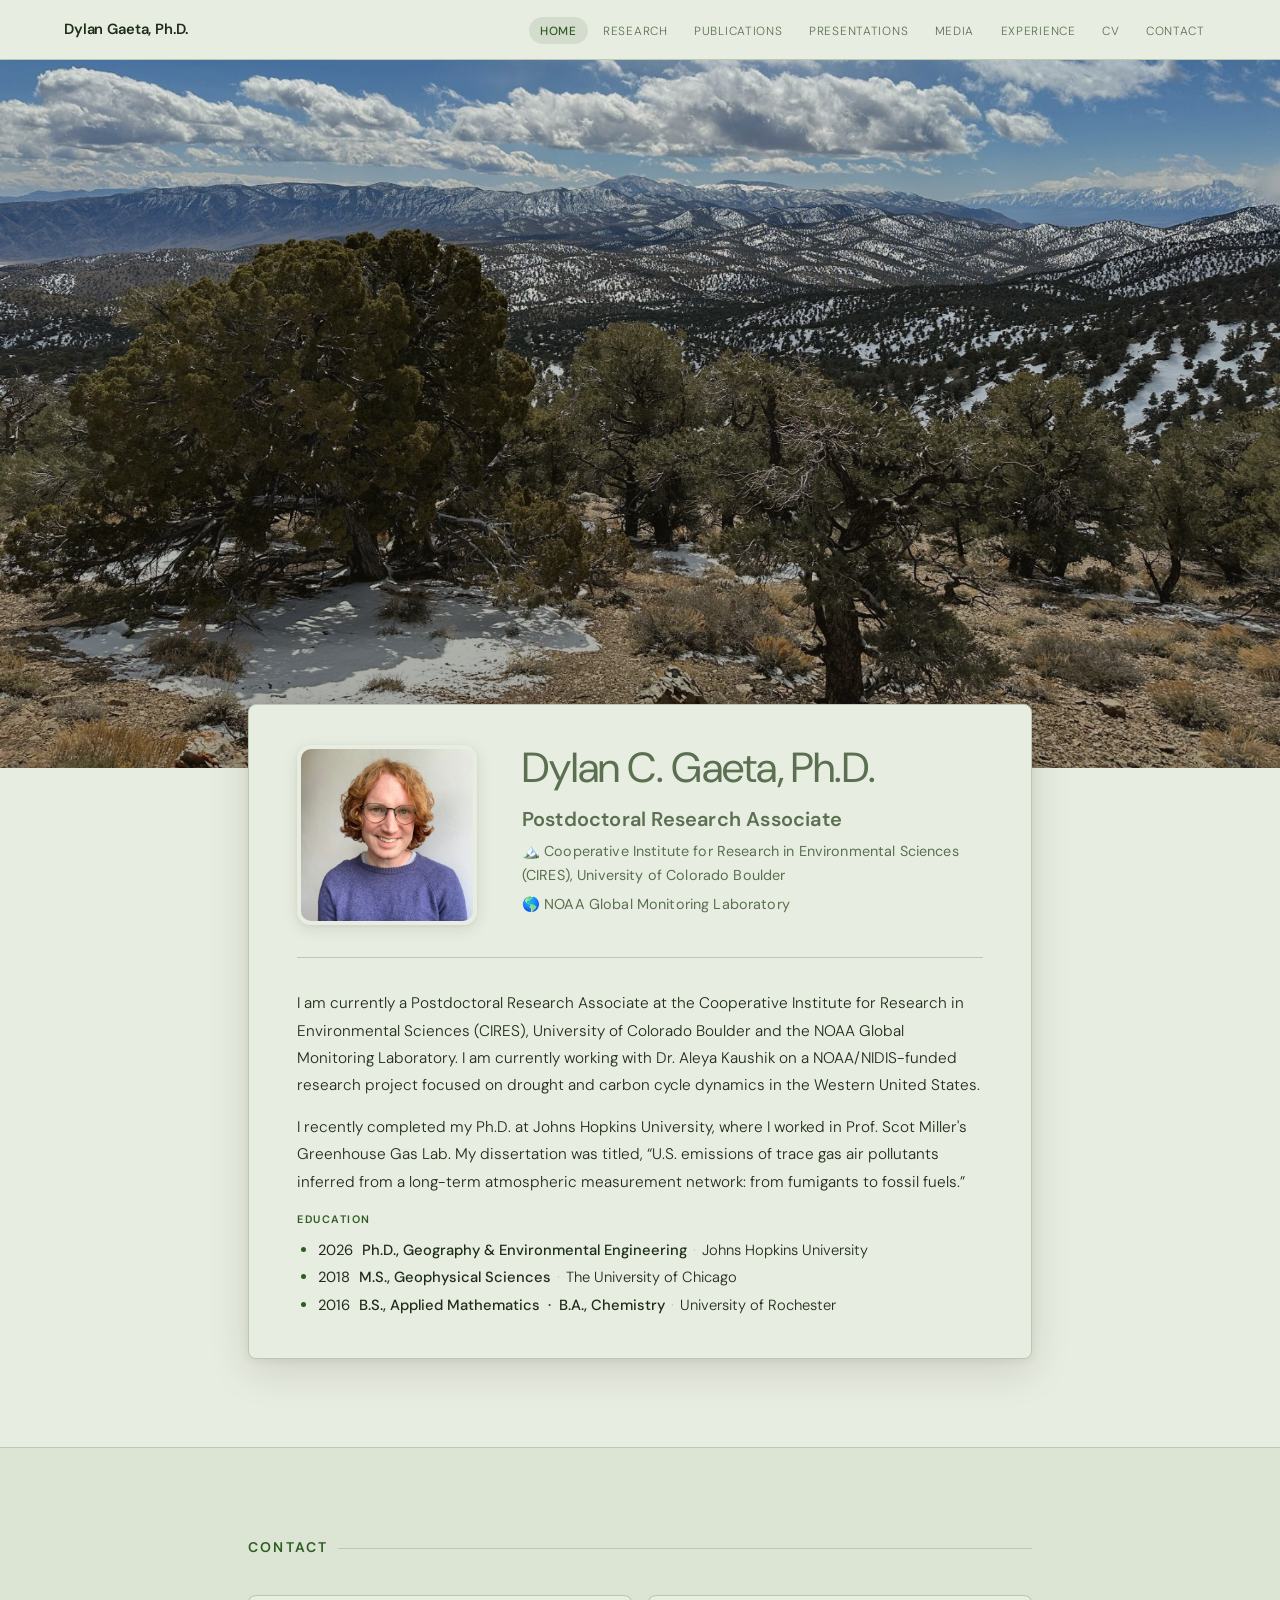
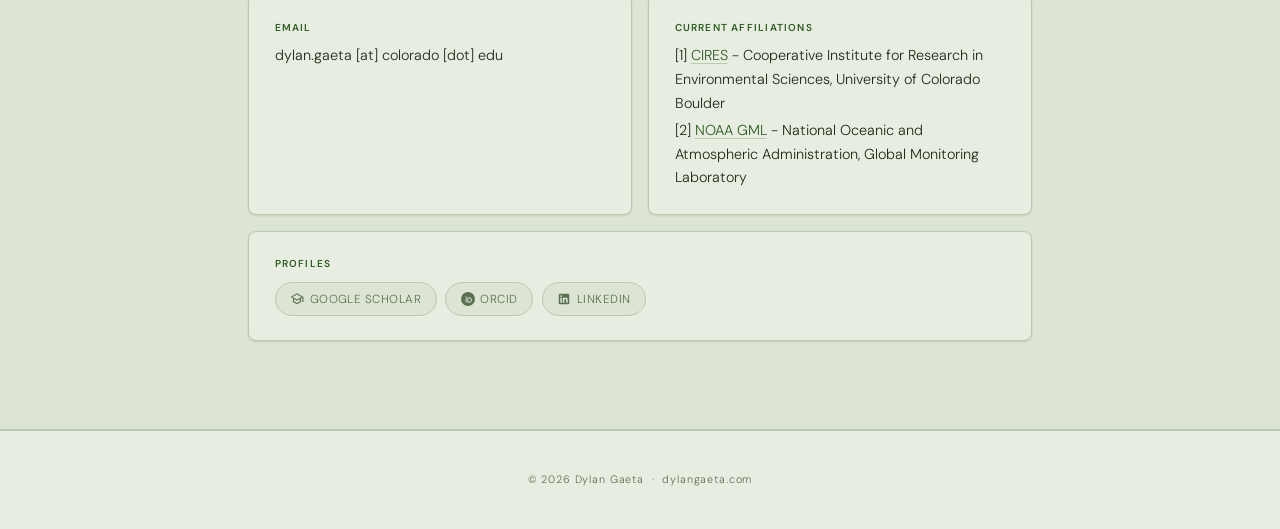
<file: index.html>
<!DOCTYPE html>
<html lang="en">
<head>
  <meta charset="UTF-8" />
  <meta name="viewport" content="width=device-width, initial-scale=1.0" />
  <title>Dylan Gaeta, Ph.D. — Atmospheric Scientist | CIRES &amp; NOAA GML</title>

  <meta name="description" content="Dylan Gaeta, Ph.D. — postdoctoral atmospheric scientist at CIRES (CU Boulder) and NOAA Global Monitoring Laboratory. Research on greenhouse gas emissions, the carbon cycle, drought, methane, sulfuryl fluoride, and ozone-depleting substances using inverse modeling and atmospheric measurements." />
  <meta name="keywords" content="Dylan Gaeta, atmospheric scientist, greenhouse gas emissions, carbon cycle, methane, sulfuryl fluoride, inverse modeling, NOAA GML, CIRES, CU Boulder, Johns Hopkins, OCO-2, SiB4, climate science, ozone-depleting substances, methyl bromide" />
  <meta name="author" content="Dylan Gaeta" />
  <link rel="canonical" href="https://dylangaeta.com/" />

  <!-- Open Graph -->
  <meta property="og:type" content="profile" />
  <meta property="og:title" content="Dylan Gaeta, Ph.D. — Atmospheric Scientist" />
  <meta property="og:description" content="Postdoctoral atmospheric scientist at CIRES (CU Boulder) and NOAA GML. Greenhouse gas emissions, carbon cycle &amp; drought, inverse modeling." />
  <meta property="og:url" content="https://dylangaeta.com/" />
  <meta property="og:image" content="https://dylangaeta.com/uploads/Dylan.jpg" />
  <meta property="profile:first_name" content="Dylan" />
  <meta property="profile:last_name" content="Gaeta" />

  <!-- Twitter -->
  <meta name="twitter:card" content="summary_large_image" />
  <meta name="twitter:title" content="Dylan Gaeta, Ph.D. — Atmospheric Scientist" />
  <meta name="twitter:description" content="Postdoctoral atmospheric scientist at CIRES (CU Boulder) and NOAA GML. Greenhouse gas emissions, carbon cycle, methane, inverse modeling." />
  <meta name="twitter:image" content="https://dylangaeta.com/uploads/Dylan.jpg" />

  <!-- Structured data: Person -->
  <script type="application/ld+json">
  {
    "@context": "https://schema.org",
    "@type": "Person",
    "name": "Dylan C. Gaeta",
    "givenName": "Dylan",
    "familyName": "Gaeta",
    "honorificSuffix": "Ph.D.",
    "jobTitle": "Postdoctoral Research Associate",
    "url": "https://dylangaeta.com/",
    "image": "https://dylangaeta.com/uploads/Dylan.jpg",
    "affiliation": [
      { "@type": "Organization", "name": "Cooperative Institute for Research in Environmental Sciences (CIRES)", "url": "https://cires.colorado.edu" },
      { "@type": "Organization", "name": "NOAA Global Monitoring Laboratory", "url": "https://gml.noaa.gov" },
      { "@type": "Organization", "name": "University of Colorado Boulder", "url": "https://www.colorado.edu" }
    ],
    "alumniOf": [
      { "@type": "CollegeOrUniversity", "name": "Johns Hopkins University" },
      { "@type": "CollegeOrUniversity", "name": "The University of Chicago" },
      { "@type": "CollegeOrUniversity", "name": "University of Rochester" }
    ],
    "knowsAbout": [
      "Atmospheric science", "Greenhouse gas emissions", "Carbon cycle",
      "Inverse modeling", "Methane", "Sulfuryl fluoride", "Methyl bromide",
      "Ozone-depleting substances", "OCO-2", "SiB4", "Climate science"
    ],
    "identifier": {
      "@type": "PropertyValue",
      "propertyID": "ORCID",
      "value": "0000-0001-5186-3197"
    },
    "sameAs": [
      "https://orcid.org/0000-0001-5186-3197",
      "https://scholar.google.com/citations?user=vSAanvMAAAAJ",
      "https://www.linkedin.com/in/dylangaeta"
    ]
  }
  </script>

  <link rel="preconnect" href="https://fonts.googleapis.com" />
  <link rel="preconnect" href="https://fonts.gstatic.com" crossorigin />
  <link href="https://fonts.googleapis.com/css2?family=DM+Sans:ital,opsz,wght@0,9..40,300;0,9..40,400;0,9..40,500;0,9..40,600;0,9..40,700;1,9..40,300;1,9..40,400&family=DM+Serif+Display:ital@0;1&display=swap" rel="stylesheet" />
  <link rel="stylesheet" href="style.css?v=10" />

  <!-- Favicon -->
  <link rel="icon" type="image/x-icon" href="uploads/earth_favicon_suite/favicon.ico" />
  <link rel="icon" type="image/png" sizes="512x512" href="uploads/earth_favicon_suite/favicon-512x512.png" />
  <link rel="apple-touch-icon" sizes="180x180" href="uploads/earth_favicon_suite/apple-touch-icon.png" />
  <link rel="manifest" href="site.webmanifest" />
  <meta name="theme-color" content="#2e5c22" />

  <script>
    // Links to the old single-page sections (dylangaeta.com/#research etc.) now go to their own pages
    const movedSections = {
      research: 'research.html',
      publications: 'publications.html',
      experience: 'experience.html',
      education: 'experience.html#education',
      cv: 'cv.html'
    };
    const movedTarget = movedSections[location.hash.slice(1)];
    if (movedTarget) location.replace(movedTarget);
  </script>
</head>
<body>

<nav>
  <a class="nav-name" href="index.html">Dylan Gaeta, Ph.D.</a>
  <ul class="nav-links">
    <li><a href="index.html" class="active">Home</a></li>
    <li><a href="research.html">Research</a></li>
    <li><a href="publications.html">Publications</a></li>
    <li><a href="presentations.html">Presentations</a></li>
    <li><a href="media.html">Media</a></li>
    <li><a href="experience.html">Experience</a></li>
    <li><a href="cv.html">CV</a></li>
    <li><a href="index.html#contact">Contact</a></li>
  </ul>
</nav>

<!-- HERO BANNER -->
<div class="hero-banner">
  <img src="uploads/OwensValley.jpg" alt="Western mountain landscape" />
</div>

<section id="about">
  <div class="wrap">
    <div class="hero-card fade-up">
      <div class="hero">
        <div class="hero-photo-wrap">
          <img class="hero-photo" src="uploads/Dylan.jpg" alt="Dylan Gaeta" />
        </div>
        <div class="hero-title-block">
          <h1 style="font-family: &quot;DM Sans&quot;; font-size: 42px; color: rgb(90, 112, 80); font-weight: 400">Dylan C. Gaeta, Ph.D.</h1>
          <p class="hero-sub" style="font-weight: 600; font-size: 20px">Postdoctoral Research Associate</p>
          <p class="hero-sub">🏔️ Cooperative Institute for Research in Environmental Sciences (CIRES), University of Colorado Boulder</p>
          <p class="hero-sub">🌎 NOAA Global Monitoring Laboratory</p>
        </div>
      </div>
      <div class="hero-bio">
        <p>I am currently a Postdoctoral Research Associate at the Cooperative Institute for Research in Environmental Sciences (CIRES), University of Colorado Boulder and the NOAA Global Monitoring Laboratory. I am currently working with Dr. Aleya Kaushik on a NOAA/NIDIS-funded research project focused on drought and carbon cycle dynamics in the Western United States.</p>
        <p>I recently completed my Ph.D. at Johns Hopkins University, where I worked in Prof. Scot Miller's Greenhouse Gas Lab. My dissertation was titled, “U.S. emissions of trace gas air pollutants inferred from a long-term atmospheric measurement network: from fumigants to fossil fuels.” </p>
        <p class="edu-mini-label">Education</p>
        <ul class="edu-mini">
          <li><span class="edu-mini-yr" style="font-weight: 400">2026</span><span class="edu-mini-deg">Ph.D., Geography &amp; Environmental Engineering</span><span class="edu-mini-school">Johns Hopkins University</span></li>
          <li><span class="edu-mini-yr" style="font-weight: 400">2018</span><span class="edu-mini-deg">M.S., Geophysical Sciences</span><span class="edu-mini-school">The University of Chicago</span></li>
          <li><span class="edu-mini-yr" style="font-weight: 400">2016</span><span class="edu-mini-deg">B.S., Applied Mathematics &nbsp;·&nbsp; B.A., Chemistry</span><span class="edu-mini-school">University of Rochester</span></li>
        </ul>
      </div>
    </div>
  </div>
</section>

<!-- LATEST-NEWS:START  Hidden until News is published: delete this line and the LATEST-NEWS:END line to show it
<section id="latest">
  <div class="wrap">
    <span class="eyebrow fade-up">Latest</span>
    <ul class="latest-list fade-up">
      <li class="latest-item"><span class="latest-date">Oct 13 2026</span><a href="news.html#2026-new-paper-in-communications-earth-environment-on-u-s-oil-and">New paper in Communications Earth &amp; Environment on U.S. oil and gas methane</a></li>
      <li class="latest-item"><span class="latest-date">Oct 1 2026</span><a href="news.html#2026-attended-the-cires-science-summit-at-cu-boulder">Attended the CIRES Science Summit at CU Boulder</a></li>
      <li class="latest-item"><span class="latest-date">Oct 2026</span><a href="news.html#2026-launched-snowdrought-org">Launched snowdrought.org</a></li>
    </ul>
    <a class="latest-more" href="news.html">See the full timeline &rarr;</a>
  </div>
</section>
LATEST-NEWS:END -->

<section id="contact">
  <div class="wrap">
    <span class="eyebrow fade-up">Contact</span>
    <div class="contact-grid fade-up">
      <div class="ccard">
        <span class="clabel">Email</span>
        <p class="cval">dylan.gaeta [at] colorado [dot] edu</p>
      </div>
      <div class="ccard">
        <span class="clabel">Current Affiliations</span>
        <p class="cval">[1] <a href="https://cires.colorado.edu" target="_blank" rel="noopener">CIRES</a> - Cooperative Institute for Research in Environmental Sciences, University of Colorado Boulder</p>
        <p class="cval">[2] <a href="https://gml.noaa.gov" target="_blank" rel="noopener">NOAA GML</a> - National Oceanic and Atmospheric Administration, Global Monitoring Laboratory</p>
      </div>
      <div class="ccard ccard-full">
        <span class="clabel">Profiles</span>
        <div class="contact-links-row">
          <a class="chip" href="https://scholar.google.com/citations?user=vSAanvMAAAAJ" target="_blank"><svg class="chip-ico" viewBox="0 0 24 24" fill="currentColor" aria-hidden="true"><path d="M12 2 1 8.5l4 2.18v6.32L12 21l7-4v-6.32l2-1.09V17h2V8.5L12 2zm0 2.27L19.6 8.5 12 12.73 4.4 8.5 12 4.27zM7 12.13l5 2.73 5-2.73v3.7l-5 2.86-5-2.86v-3.7z"/></svg>Google Scholar</a>
          <a class="chip" href="https://orcid.org/0000-0001-5186-3197" target="_blank"><svg class="chip-ico" viewBox="0 0 256 256" aria-hidden="true"><circle cx="128" cy="128" r="128" fill="currentColor"/><g fill="#fff"><rect x="86" y="100" width="14" height="90" rx="2"/><circle cx="93" cy="83" r="8.5"/><path d="M119 100h36c25 0 42 19 42 45s-17 45-42 45h-36V100zm14 13v64h21c18 0 30-13 30-32s-12-32-30-32h-21z"/></g></svg>ORCID</a>
          <a class="chip" href="http://www.linkedin.com/in/dylangaeta" target="_blank"><svg class="chip-ico" viewBox="0 0 24 24" fill="currentColor" aria-hidden="true"><path d="M19 3H5a2 2 0 0 0-2 2v14a2 2 0 0 0 2 2h14a2 2 0 0 0 2-2V5a2 2 0 0 0-2-2zM8.34 18.34H5.67V9.75h2.67v8.59zM7 8.58a1.55 1.55 0 1 1 0-3.1 1.55 1.55 0 0 1 0 3.1zm11.34 9.76h-2.67v-4.18c0-1-.02-2.28-1.39-2.28-1.39 0-1.6 1.09-1.6 2.21v4.25H10V9.75h2.56v1.17h.04c.36-.68 1.23-1.39 2.53-1.39 2.71 0 3.21 1.78 3.21 4.1v4.71z"/></svg>LinkedIn</a>
        </div>
      </div>
    </div>
  </div>
</section>

<footer>
  &copy; 2026 Dylan Gaeta &nbsp;·&nbsp; dylangaeta.com
</footer>

<script src="script.js?v=3"></script>
</body>
</html>
</file>
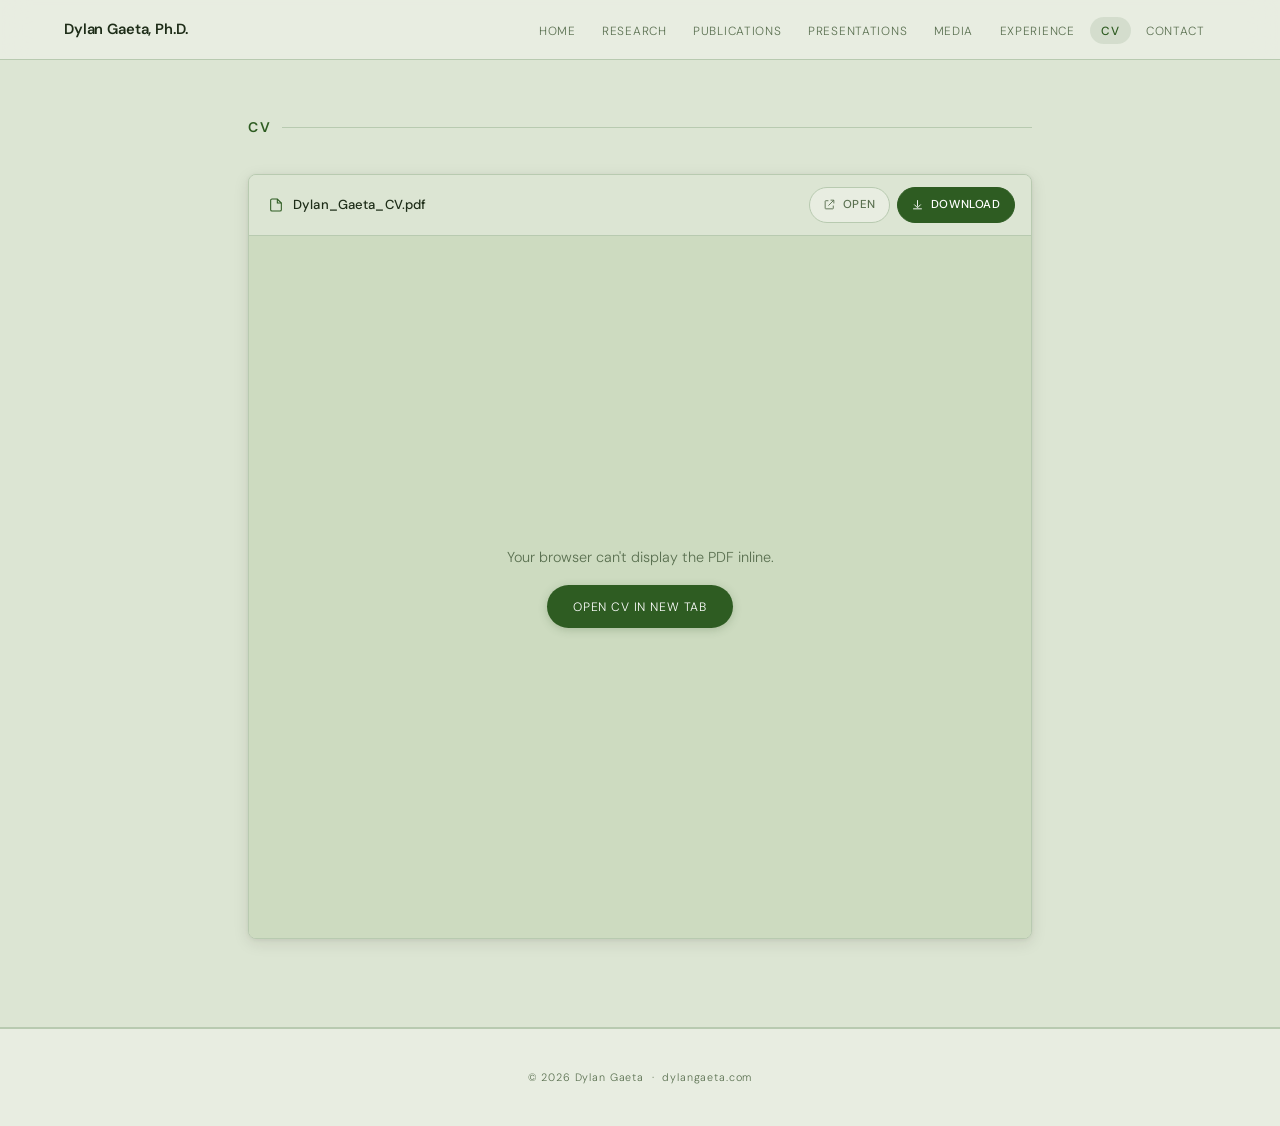
<file: cv.html>
<!DOCTYPE html>
<html lang="en">
<head>
  <meta charset="UTF-8" />
  <meta name="viewport" content="width=device-width, initial-scale=1.0" />
  <title>CV — Dylan Gaeta, Ph.D.</title>

  <meta name="description" content="Curriculum vitae of Dylan Gaeta, Ph.D." />
  <meta name="author" content="Dylan Gaeta" />
  <link rel="canonical" href="https://dylangaeta.com/cv.html" />

  <meta property="og:type" content="website" />
  <meta property="og:title" content="CV — Dylan Gaeta, Ph.D." />
  <meta property="og:description" content="Curriculum vitae of Dylan Gaeta, Ph.D." />
  <meta property="og:url" content="https://dylangaeta.com/cv.html" />
  <meta property="og:image" content="https://dylangaeta.com/uploads/Dylan.jpg" />

  <meta name="twitter:card" content="summary_large_image" />
  <meta name="twitter:title" content="CV — Dylan Gaeta, Ph.D." />
  <meta name="twitter:description" content="Curriculum vitae of Dylan Gaeta, Ph.D." />
  <meta name="twitter:image" content="https://dylangaeta.com/uploads/Dylan.jpg" />

  <link rel="preconnect" href="https://fonts.googleapis.com" />
  <link rel="preconnect" href="https://fonts.gstatic.com" crossorigin />
  <link href="https://fonts.googleapis.com/css2?family=DM+Sans:ital,opsz,wght@0,9..40,300;0,9..40,400;0,9..40,500;0,9..40,600;0,9..40,700;1,9..40,300;1,9..40,400&family=DM+Serif+Display:ital@0;1&display=swap" rel="stylesheet" />
  <link rel="stylesheet" href="style.css?v=10" />

  <!-- Favicon -->
  <link rel="icon" type="image/x-icon" href="uploads/earth_favicon_suite/favicon.ico" />
  <link rel="icon" type="image/png" sizes="512x512" href="uploads/earth_favicon_suite/favicon-512x512.png" />
  <link rel="apple-touch-icon" sizes="180x180" href="uploads/earth_favicon_suite/apple-touch-icon.png" />
  <link rel="manifest" href="site.webmanifest" />
  <meta name="theme-color" content="#2e5c22" />
</head>
<body class="subpage">

<nav>
  <a class="nav-name" href="index.html">Dylan Gaeta, Ph.D.</a>
  <ul class="nav-links">
    <li><a href="index.html">Home</a></li>
    <li><a href="research.html">Research</a></li>
    <li><a href="publications.html">Publications</a></li>
    <li><a href="presentations.html">Presentations</a></li>
    <li><a href="media.html">Media</a></li>
    <li><a href="experience.html">Experience</a></li>
    <li><a href="cv.html" class="active">CV</a></li>
    <li><a href="index.html#contact">Contact</a></li>
  </ul>
</nav>

<section id="cv">
  <div class="wrap">
    <span class="eyebrow fade-up">CV</span>
    <div class="cv-viewer fade-up">
      <div class="cv-toolbar">
        <div class="cv-filename">
          <svg class="cv-doc-ico" viewBox="0 0 24 24" fill="none" stroke="currentColor" stroke-width="1.6" aria-hidden="true"><path d="M14 3H6a2 2 0 0 0-2 2v14a2 2 0 0 0 2 2h12a2 2 0 0 0 2-2V9z"/><path d="M14 3v6h6"/></svg>
          <span>Dylan_Gaeta_CV.pdf</span>
        </div>
        <div class="cv-actions">
          <a class="cv-btn" href="uploads/Dylan_Gaeta_CV.pdf" target="_blank" rel="noopener" aria-label="Open in new tab">
            <svg viewBox="0 0 24 24" fill="none" stroke="currentColor" stroke-width="1.7" aria-hidden="true"><path d="M14 4h6v6"/><path d="M20 4 10 14"/><path d="M19 14v5a1 1 0 0 1-1 1H5a1 1 0 0 1-1-1V6a1 1 0 0 1 1-1h5"/></svg>
            <span>Open</span>
          </a>
          <a class="cv-btn cv-btn-primary" href="uploads/Dylan_Gaeta_CV.pdf" download>
            <svg viewBox="0 0 24 24" fill="none" stroke="currentColor" stroke-width="1.7" aria-hidden="true"><path d="M12 4v12"/><path d="m6 12 6 6 6-6"/><path d="M4 20h16"/></svg>
            <span>Download</span>
          </a>
        </div>
      </div>
      <div class="cv-embed">
        <object data="uploads/Dylan_Gaeta_CV.pdf#view=FitH&amp;toolbar=0&amp;navpanes=0" type="application/pdf" aria-label="Dylan Gaeta CV">
          <div class="cv-fallback">
            <p>Your browser can't display the PDF inline.</p>
            <a class="btn" href="uploads/Dylan_Gaeta_CV.pdf" target="_blank" rel="noopener">Open CV in new tab</a>
          </div>
        </object>
      </div>
    </div>
  </div>
</section>

<footer>
  &copy; 2026 Dylan Gaeta &nbsp;·&nbsp; dylangaeta.com
</footer>

<script src="script.js?v=3"></script>
</body>
</html>
</file>
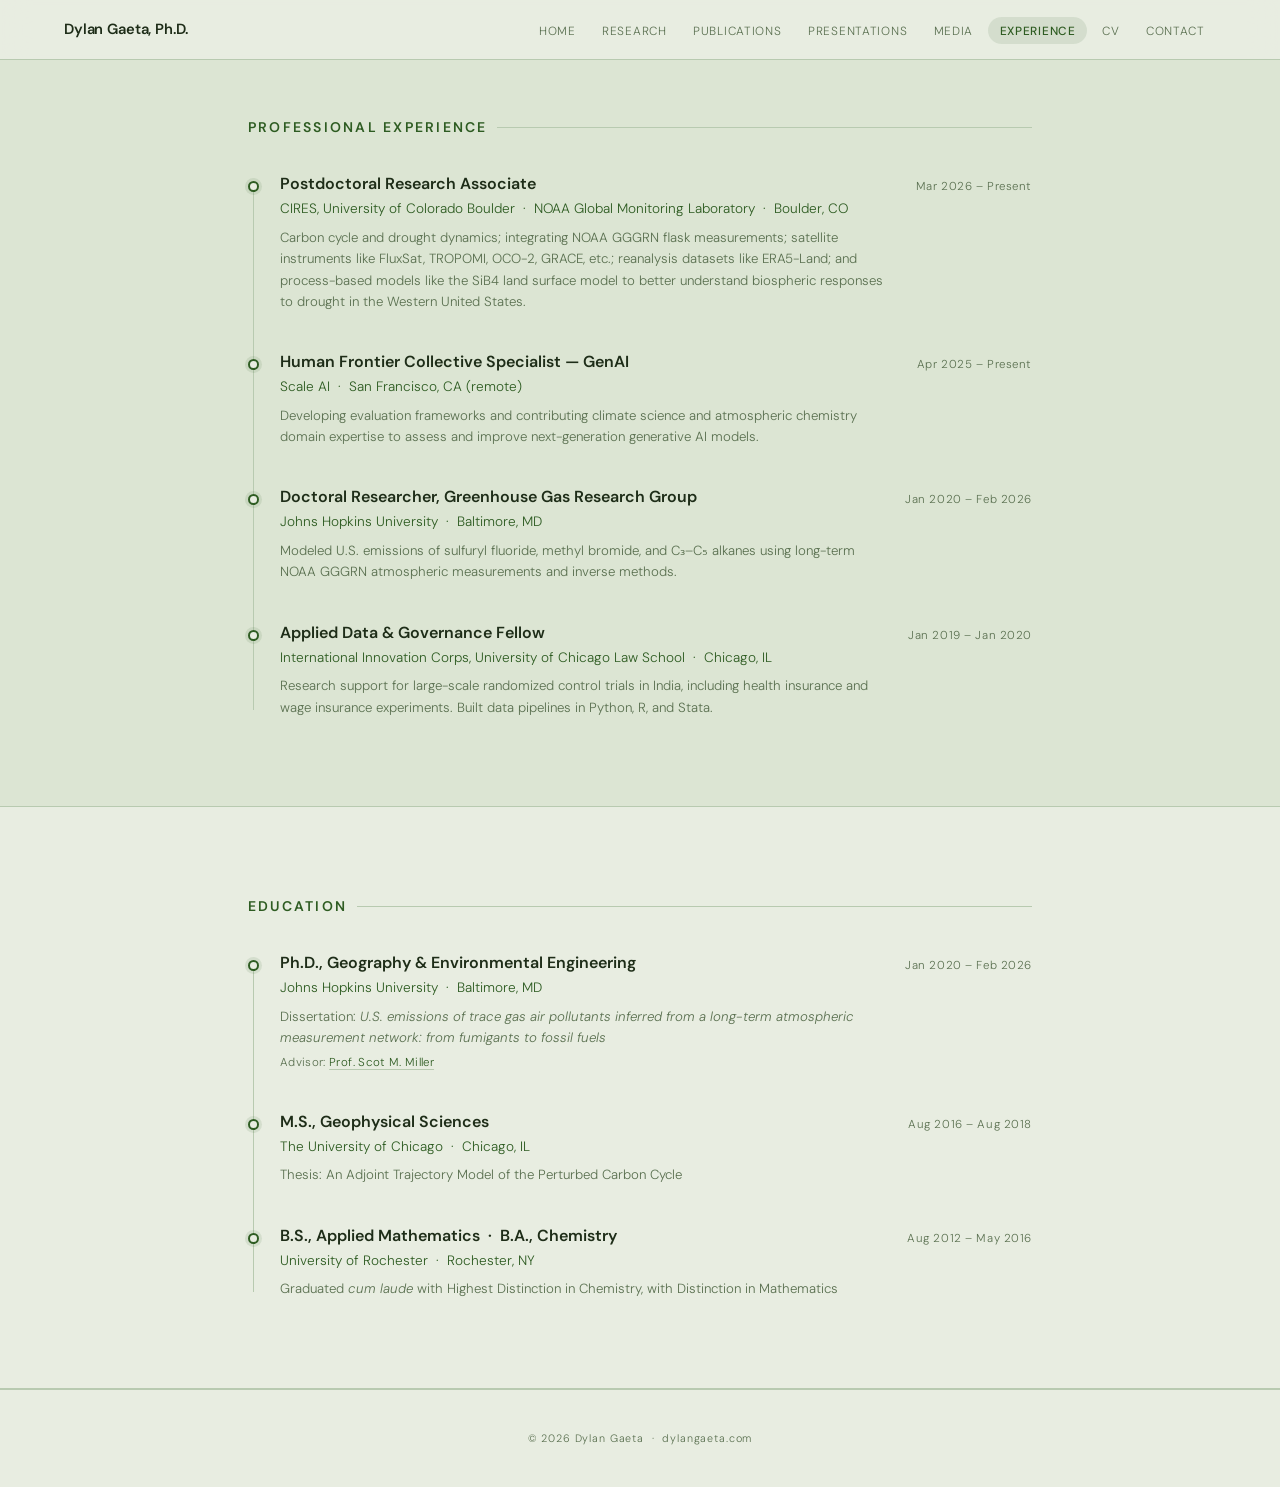
<file: experience.html>
<!DOCTYPE html>
<html lang="en">
<head>
  <meta charset="UTF-8" />
  <meta name="viewport" content="width=device-width, initial-scale=1.0" />
  <title>Experience and Education — Dylan Gaeta, Ph.D.</title>

  <meta name="description" content="Professional experience and education of Dylan Gaeta, Ph.D.: CIRES and NOAA GML, Johns Hopkins University, the University of Chicago, and the University of Rochester." />
  <meta name="author" content="Dylan Gaeta" />
  <link rel="canonical" href="https://dylangaeta.com/experience.html" />

  <meta property="og:type" content="website" />
  <meta property="og:title" content="Experience and Education — Dylan Gaeta, Ph.D." />
  <meta property="og:description" content="Professional experience and education of Dylan Gaeta, Ph.D.: CIRES and NOAA GML, Johns Hopkins University, the University of Chicago, and the University of Rochester." />
  <meta property="og:url" content="https://dylangaeta.com/experience.html" />
  <meta property="og:image" content="https://dylangaeta.com/uploads/Dylan.jpg" />

  <meta name="twitter:card" content="summary_large_image" />
  <meta name="twitter:title" content="Experience and Education — Dylan Gaeta, Ph.D." />
  <meta name="twitter:description" content="Professional experience and education of Dylan Gaeta, Ph.D.: CIRES and NOAA GML, Johns Hopkins University, the University of Chicago, and the University of Rochester." />
  <meta name="twitter:image" content="https://dylangaeta.com/uploads/Dylan.jpg" />

  <link rel="preconnect" href="https://fonts.googleapis.com" />
  <link rel="preconnect" href="https://fonts.gstatic.com" crossorigin />
  <link href="https://fonts.googleapis.com/css2?family=DM+Sans:ital,opsz,wght@0,9..40,300;0,9..40,400;0,9..40,500;0,9..40,600;0,9..40,700;1,9..40,300;1,9..40,400&family=DM+Serif+Display:ital@0;1&display=swap" rel="stylesheet" />
  <link rel="stylesheet" href="style.css?v=10" />

  <!-- Favicon -->
  <link rel="icon" type="image/x-icon" href="uploads/earth_favicon_suite/favicon.ico" />
  <link rel="icon" type="image/png" sizes="512x512" href="uploads/earth_favicon_suite/favicon-512x512.png" />
  <link rel="apple-touch-icon" sizes="180x180" href="uploads/earth_favicon_suite/apple-touch-icon.png" />
  <link rel="manifest" href="site.webmanifest" />
  <meta name="theme-color" content="#2e5c22" />
</head>
<body class="subpage">

<nav>
  <a class="nav-name" href="index.html">Dylan Gaeta, Ph.D.</a>
  <ul class="nav-links">
    <li><a href="index.html">Home</a></li>
    <li><a href="research.html">Research</a></li>
    <li><a href="publications.html">Publications</a></li>
    <li><a href="presentations.html">Presentations</a></li>
    <li><a href="media.html">Media</a></li>
    <li><a href="experience.html" class="active">Experience</a></li>
    <li><a href="cv.html">CV</a></li>
    <li><a href="index.html#contact">Contact</a></li>
  </ul>
</nav>

<section id="experience">
  <div class="wrap">
    <span class="eyebrow fade-up">Professional Experience</span>
    <div class="edu-timeline fade-up">
      <div class="edu-item">
        <div class="edu-dot"></div>
        <div class="edu-body">
          <p class="edu-degree">Postdoctoral Research Associate</p>
          <p class="edu-school">CIRES, University of Colorado Boulder &nbsp;·&nbsp; NOAA Global Monitoring Laboratory &nbsp;·&nbsp; Boulder, CO</p>
          <p class="edu-detail">Carbon cycle and drought dynamics; integrating NOAA GGGRN flask measurements; satellite instruments like FluxSat, TROPOMI, OCO-2, GRACE, etc.; reanalysis datasets like ERA5-Land; and process-based models like the SiB4 land surface model to better understand biospheric responses to drought in the Western United States. </p>
        </div>
        <div class="edu-year">Mar 2026 – Present</div>
      </div>
      <div class="edu-item">
        <div class="edu-dot"></div>
        <div class="edu-body">
          <p class="edu-degree">Human Frontier Collective Specialist — GenAI</p>
          <p class="edu-school">Scale AI &nbsp;·&nbsp; San Francisco, CA (remote)</p>
          <p class="edu-detail">Developing evaluation frameworks and contributing climate science and atmospheric chemistry domain expertise to assess and improve next-generation generative AI models.</p>
        </div>
        <div class="edu-year">Apr 2025 – Present</div>
      </div>
      <div class="edu-item" style="padding: 0px 0px 40px">
        <div class="edu-dot"></div>
        <div class="edu-body">
          <p class="edu-degree">Doctoral Researcher, Greenhouse Gas Research Group</p>
          <p class="edu-school">Johns Hopkins University &nbsp;·&nbsp; Baltimore, MD</p>
          <p class="edu-detail">Modeled U.S. emissions of sulfuryl fluoride, methyl bromide, and C₃–C₅ alkanes using long-term NOAA GGGRN atmospheric measurements and inverse methods.</p>
        </div>
        <div class="edu-year">Jan 2020 – Feb 2026</div>
      </div>
      <div class="edu-item">
        <div class="edu-dot"></div>
        <div class="edu-body">
          <p class="edu-degree">Applied Data &amp; Governance Fellow</p>
          <p class="edu-school">International Innovation Corps, University of Chicago Law School &nbsp;·&nbsp; Chicago, IL</p>
          <p class="edu-detail">Research support for large-scale randomized control trials in India, including health insurance and wage insurance experiments. Built data pipelines in Python, R, and Stata.</p>
        </div>
        <div class="edu-year">Jan 2019 – Jan 2020</div>
      </div>
    </div>
  </div>
</section>

<section id="education">
  <div class="wrap">
    <span class="eyebrow fade-up">Education</span>
    <div class="edu-timeline fade-up">
      <div class="edu-item">
        <div class="edu-dot"></div>
        <div class="edu-body">
          <p class="edu-degree">Ph.D., Geography &amp; Environmental Engineering</p>
          <p class="edu-school">Johns Hopkins University &nbsp;·&nbsp; Baltimore, MD</p>
          <p class="edu-detail">Dissertation: <em>U.S. emissions of trace gas air pollutants inferred from a long-term atmospheric measurement network: from fumigants to fossil fuels</em></p>
          <p class="edu-advisor">Advisor: <a href="https://greenhousegaslab.org" target="_blank" rel="noopener">Prof. Scot M. Miller</a></p>
        </div>
        <div class="edu-year">Jan 2020 – Feb 2026</div>
      </div>
      <div class="edu-item">
        <div class="edu-dot"></div>
        <div class="edu-body">
          <p class="edu-degree">M.S., Geophysical Sciences</p>
          <p class="edu-school">The University of Chicago &nbsp;·&nbsp; Chicago, IL</p>
          <p class="edu-detail">Thesis: An Adjoint Trajectory Model of the Perturbed Carbon Cycle</p>
        </div>
        <div class="edu-year">Aug 2016 – Aug 2018</div>
      </div>
      <div class="edu-item">
        <div class="edu-dot"></div>
        <div class="edu-body">
          <p class="edu-degree">B.S., Applied Mathematics &nbsp;·&nbsp; B.A., Chemistry</p>
          <p class="edu-school">University of Rochester &nbsp;·&nbsp; Rochester, NY</p>
          <p class="edu-detail">Graduated <em>cum laude</em> with Highest Distinction in Chemistry, with Distinction in Mathematics</p>
        </div>
        <div class="edu-year">Aug 2012 – May 2016</div>
      </div>
    </div>
  </div>
</section>

<footer>
  &copy; 2026 Dylan Gaeta &nbsp;·&nbsp; dylangaeta.com
</footer>

<script src="script.js?v=3"></script>
</body>
</html>
</file>
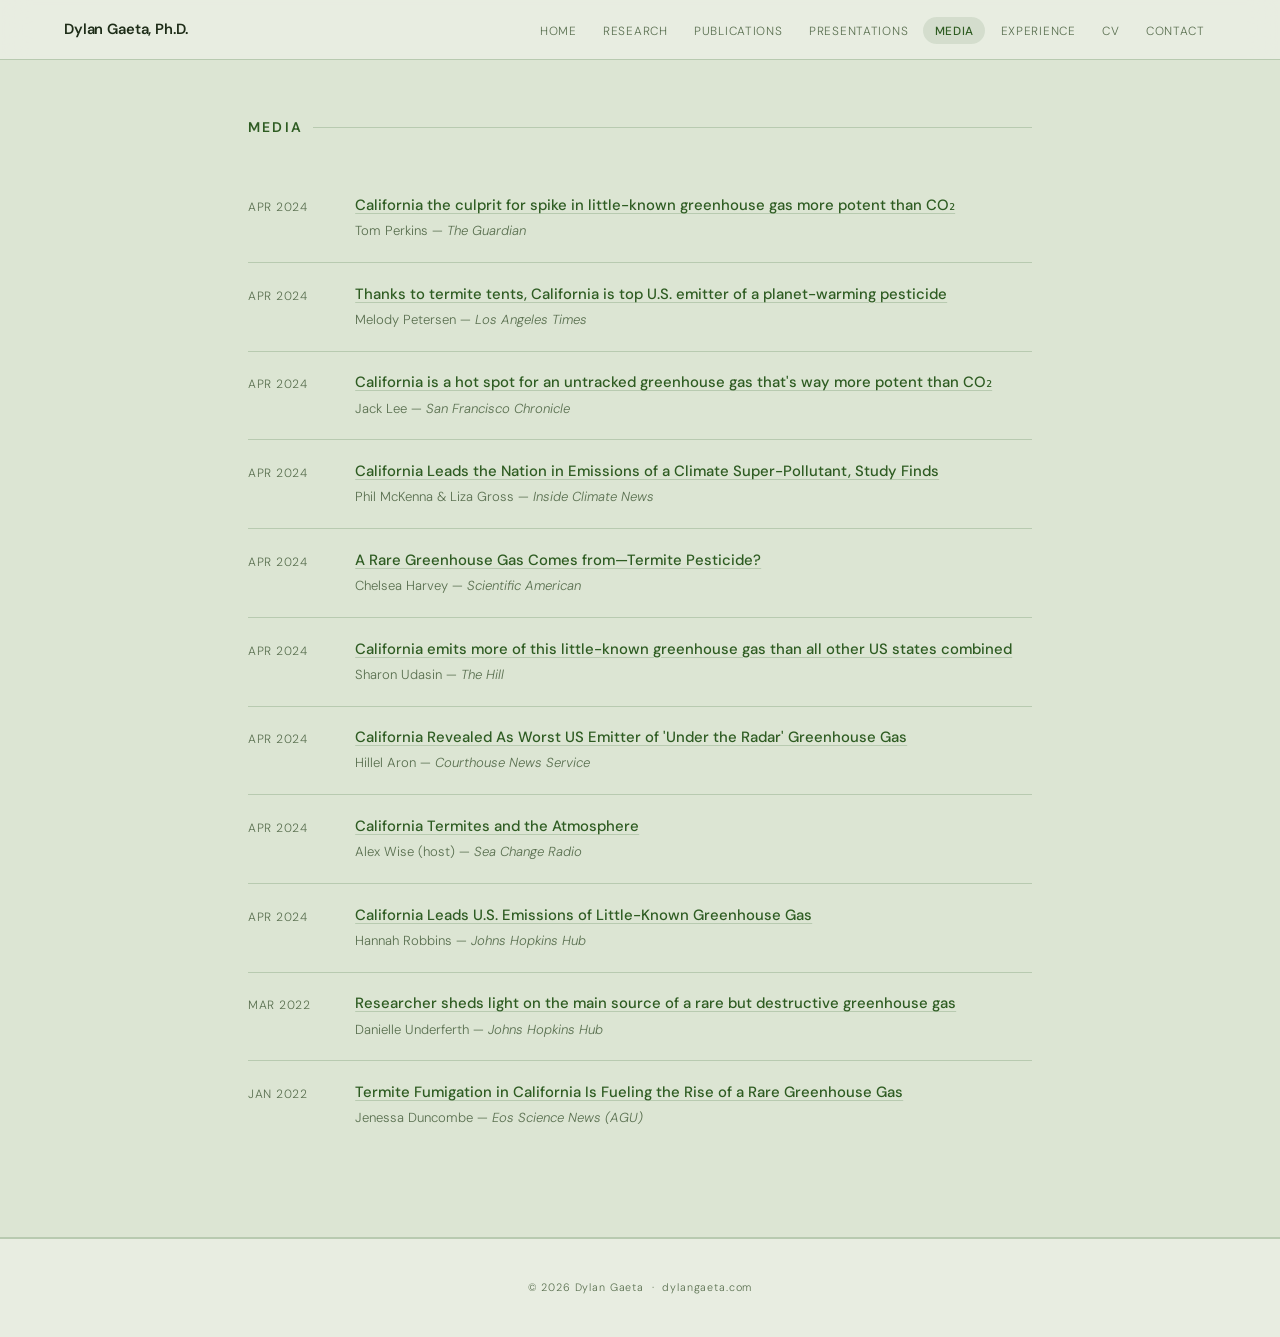
<file: media.html>
<!DOCTYPE html>
<html lang="en">
<head>
  <meta charset="UTF-8" />
  <meta name="viewport" content="width=device-width, initial-scale=1.0" />
  <title>Media — Dylan Gaeta, Ph.D.</title>

  <meta name="description" content="Media coverage of research by Dylan Gaeta, Ph.D., including The Guardian, Los Angeles Times, Scientific American, and Eos." />
  <meta name="author" content="Dylan Gaeta" />
  <link rel="canonical" href="https://dylangaeta.com/media.html" />

  <meta property="og:type" content="website" />
  <meta property="og:title" content="Media — Dylan Gaeta, Ph.D." />
  <meta property="og:description" content="Media coverage of research by Dylan Gaeta, Ph.D., including The Guardian, Los Angeles Times, Scientific American, and Eos." />
  <meta property="og:url" content="https://dylangaeta.com/media.html" />
  <meta property="og:image" content="https://dylangaeta.com/uploads/Dylan.jpg" />

  <meta name="twitter:card" content="summary_large_image" />
  <meta name="twitter:title" content="Media — Dylan Gaeta, Ph.D." />
  <meta name="twitter:description" content="Media coverage of research by Dylan Gaeta, Ph.D., including The Guardian, Los Angeles Times, Scientific American, and Eos." />
  <meta name="twitter:image" content="https://dylangaeta.com/uploads/Dylan.jpg" />

  <link rel="preconnect" href="https://fonts.googleapis.com" />
  <link rel="preconnect" href="https://fonts.gstatic.com" crossorigin />
  <link href="https://fonts.googleapis.com/css2?family=DM+Sans:ital,opsz,wght@0,9..40,300;0,9..40,400;0,9..40,500;0,9..40,600;0,9..40,700;1,9..40,300;1,9..40,400&family=DM+Serif+Display:ital@0;1&display=swap" rel="stylesheet" />
  <link rel="stylesheet" href="style.css?v=10" />

  <!-- Favicon -->
  <link rel="icon" type="image/x-icon" href="uploads/earth_favicon_suite/favicon.ico" />
  <link rel="icon" type="image/png" sizes="512x512" href="uploads/earth_favicon_suite/favicon-512x512.png" />
  <link rel="apple-touch-icon" sizes="180x180" href="uploads/earth_favicon_suite/apple-touch-icon.png" />
  <link rel="manifest" href="site.webmanifest" />
  <meta name="theme-color" content="#2e5c22" />
</head>
<body class="subpage">

<nav>
  <a class="nav-name" href="index.html">Dylan Gaeta, Ph.D.</a>
  <ul class="nav-links">
    <li><a href="index.html">Home</a></li>
    <li><a href="research.html">Research</a></li>
    <li><a href="publications.html">Publications</a></li>
    <li><a href="presentations.html">Presentations</a></li>
    <li><a href="media.html" class="active">Media</a></li>
    <li><a href="experience.html">Experience</a></li>
    <li><a href="cv.html">CV</a></li>
    <li><a href="index.html#contact">Contact</a></li>
  </ul>
</nav>

<section id="media">
  <div class="wrap">
    <span class="eyebrow fade-up">Media</span>
    <div class="news-item">
      <div class="news-date">Apr 2024</div>
      <div>
        <p class="news-title"><a href="https://www.theguardian.com/us-news/2024/apr/19/california-toxic-gas-sulfuryl-fluoride" target="_blank">California the culprit for spike in little-known greenhouse gas more potent than CO&#8322;</a></p>
        <p class="news-desc">Tom Perkins — <em>The Guardian</em></p>
      </div>
    </div>
    <div class="news-item">
      <div class="news-date">Apr 2024</div>
      <div>
        <p class="news-title"><a href="https://www.latimes.com/environment/story/2024-04-03/california-is-biggest-us-emitter-of-this-greenhouse-gas" target="_blank">Thanks to termite tents, California is top U.S. emitter of a planet-warming pesticide</a></p>
        <p class="news-desc">Melody Petersen — <em>Los Angeles Times</em></p>
      </div>
    </div>
    <div class="news-item">
      <div class="news-date">Apr 2024</div>
      <div>
        <p class="news-title"><a href="https://www.sfchronicle.com/climate/article/greenhouse-gas-emission-california-19379362.php" target="_blank">California is a hot spot for an untracked greenhouse gas that's way more potent than CO&#8322;</a></p>
        <p class="news-desc">Jack Lee — <em>San Francisco Chronicle</em></p>
      </div>
    </div>
    <div class="news-item">
      <div class="news-date">Apr 2024</div>
      <div>
        <p class="news-title"><a href="https://insideclimatenews.org/news/03042024/california-sulfuryl-fluoride-emissions/" target="_blank">California Leads the Nation in Emissions of a Climate Super-Pollutant, Study Finds</a></p>
        <p class="news-desc">Phil McKenna &amp; Liza Gross — <em>Inside Climate News</em></p>
      </div>
    </div>
    <div class="news-item">
      <div class="news-date">Apr 2024</div>
      <div>
        <p class="news-title"><a href="https://www.scientificamerican.com/article/a-rare-greenhouse-gas-comes-from-termite-pesticide/" target="_blank">A Rare Greenhouse Gas Comes from—Termite Pesticide?</a></p>
        <p class="news-desc">Chelsea Harvey — <em>Scientific American</em></p>
      </div>
    </div>
    <div class="news-item">
      <div class="news-date">Apr 2024</div>
      <div>
        <p class="news-title"><a href="https://thehill.com/policy/equilibrium-sustainability/4570418-california-greenhouse-gas-termites/" target="_blank">California emits more of this little-known greenhouse gas than all other US states combined</a></p>
        <p class="news-desc">Sharon Udasin — <em>The Hill</em></p>
      </div>
    </div>
    <div class="news-item">
      <div class="news-date">Apr 2024</div>
      <div>
        <p class="news-title"><a href="https://www.courthousenews.com/under-the-radar-greenhouse-gas-seen-mostly-in-southern-california/" target="_blank">California Revealed As Worst US Emitter of 'Under the Radar' Greenhouse Gas</a></p>
        <p class="news-desc">Hillel Aron — <em>Courthouse News Service</em></p>
      </div>
    </div>
    <div class="news-item">
      <div class="news-date">Apr 2024</div>
      <div>
        <p class="news-title"><a href="https://cchange.net/2024/04/09/dylan/" target="_blank">California Termites and the Atmosphere</a></p>
        <p class="news-desc">Alex Wise (host) — <em>Sea Change Radio</em></p>
      </div>
    </div>
    <div class="news-item">
      <div class="news-date">Apr 2024</div>
      <div>
        <p class="news-title"><a href="https://hub.jhu.edu/2024/04/03/california-leads-us-emissions-of-little-known-greenhouse-gas/" target="_blank">California Leads U.S. Emissions of Little-Known Greenhouse Gas</a></p>
        <p class="news-desc">Hannah Robbins — <em>Johns Hopkins Hub</em></p>
      </div>
    </div>
    <div class="news-item">
      <div class="news-date">Mar 2022</div>
      <div>
        <p class="news-title"><a href="https://hub.jhu.edu/2022/03/11/sulfuryl-fluoride-greenhouse-emissions/" target="_blank">Researcher sheds light on the main source of a rare but destructive greenhouse gas</a></p>
        <p class="news-desc">Danielle Underferth — <em>Johns Hopkins Hub</em></p>
      </div>
    </div>
    <div class="news-item">
      <div class="news-date">Jan 2022</div>
      <div>
        <p class="news-title"><a href="https://eos.org/articles/termite-fumigation-in-california-is-fueling-the-rise-of-a-rare-greenhouse-gas" target="_blank">Termite Fumigation in California Is Fueling the Rise of a Rare Greenhouse Gas</a></p>
        <p class="news-desc">Jenessa Duncombe — <em>Eos Science News (AGU)</em></p>
      </div>
    </div>
  </div>
</section>

<footer>
  &copy; 2026 Dylan Gaeta &nbsp;·&nbsp; dylangaeta.com
</footer>

<script src="script.js?v=3"></script>
</body>
</html>
</file>
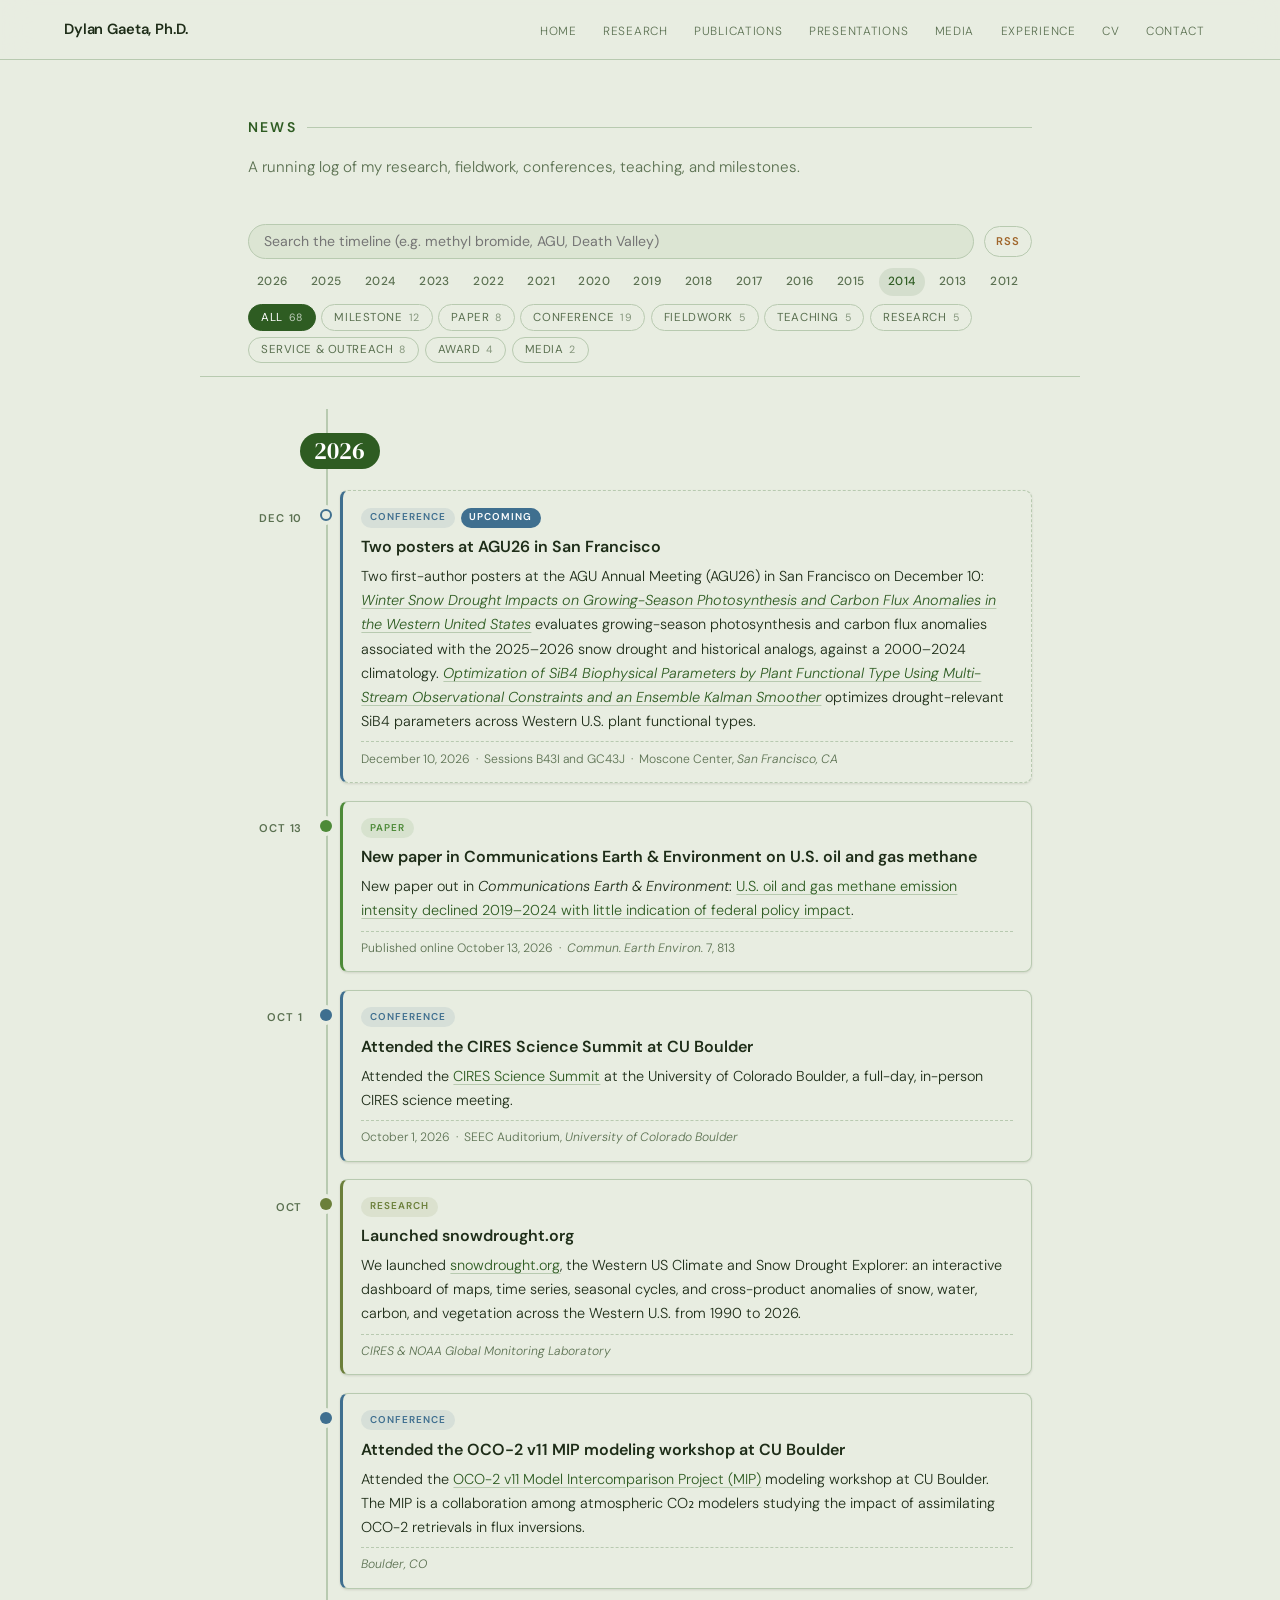
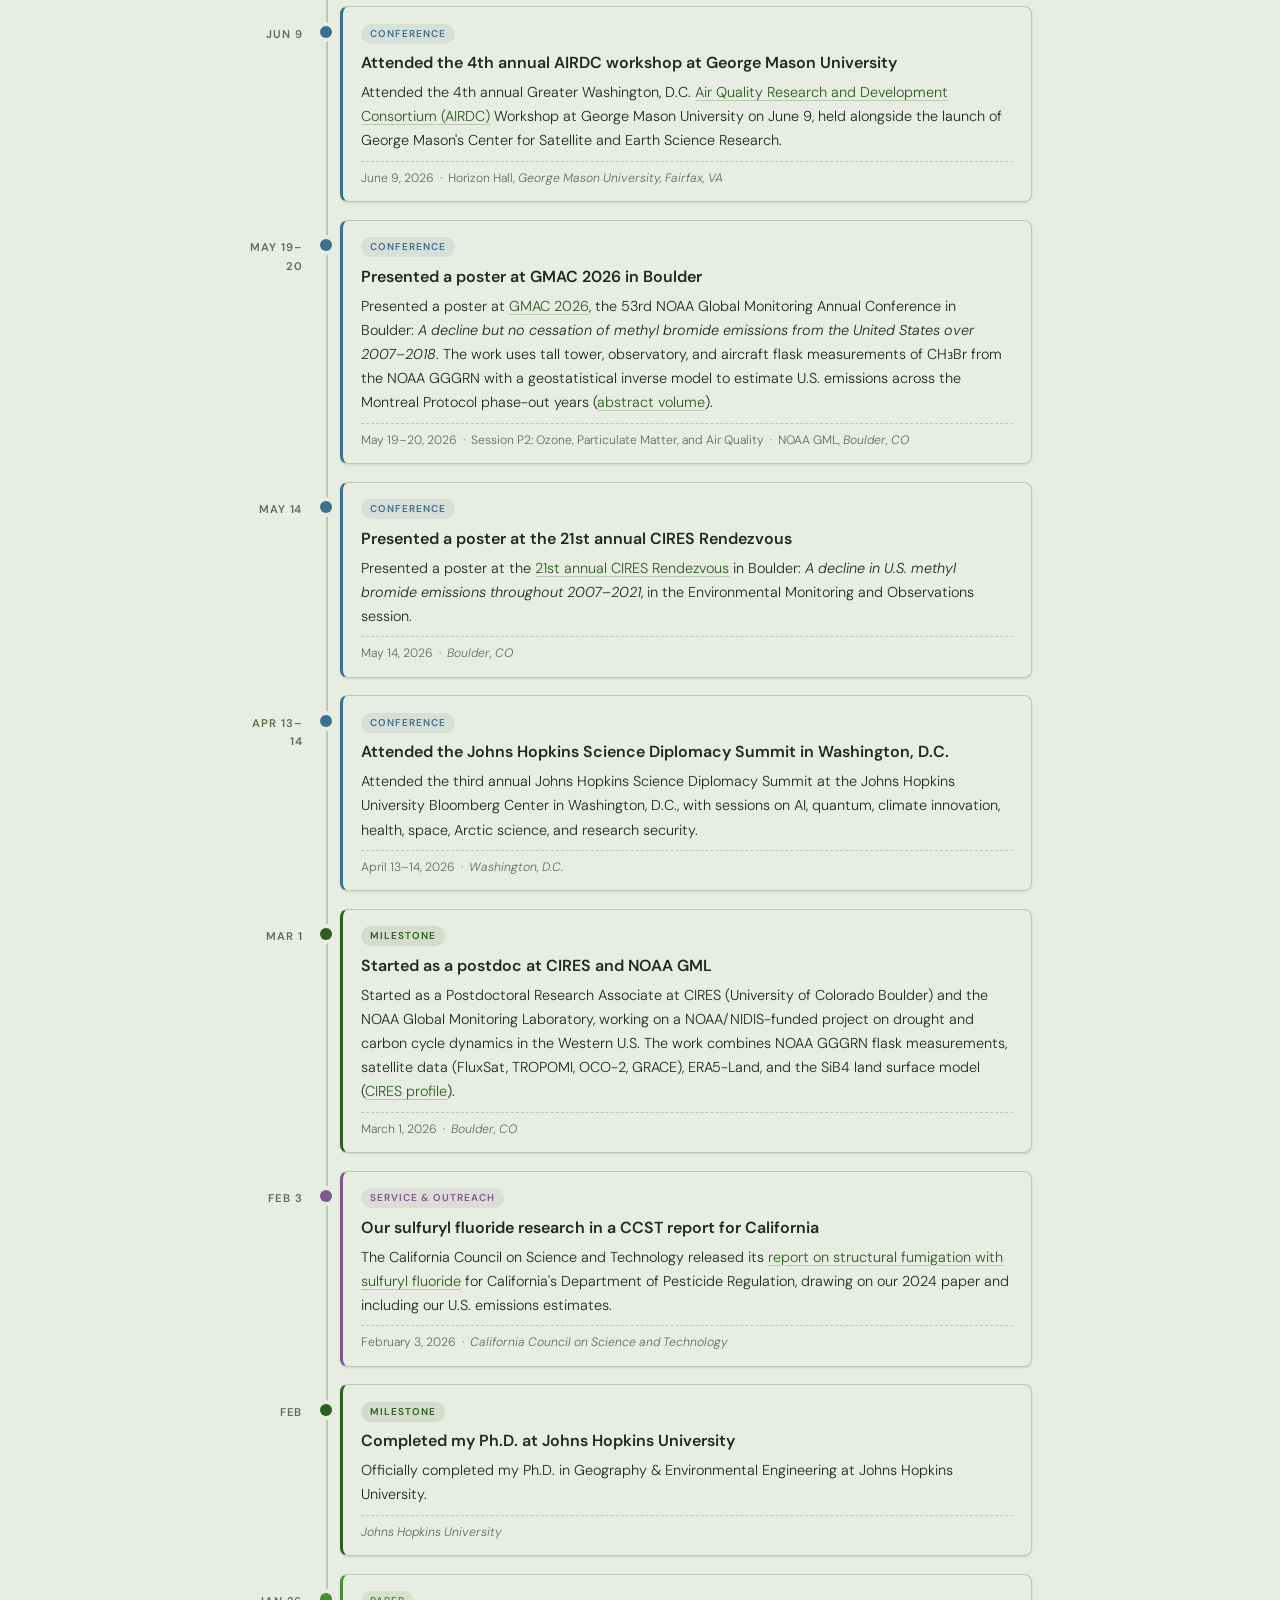
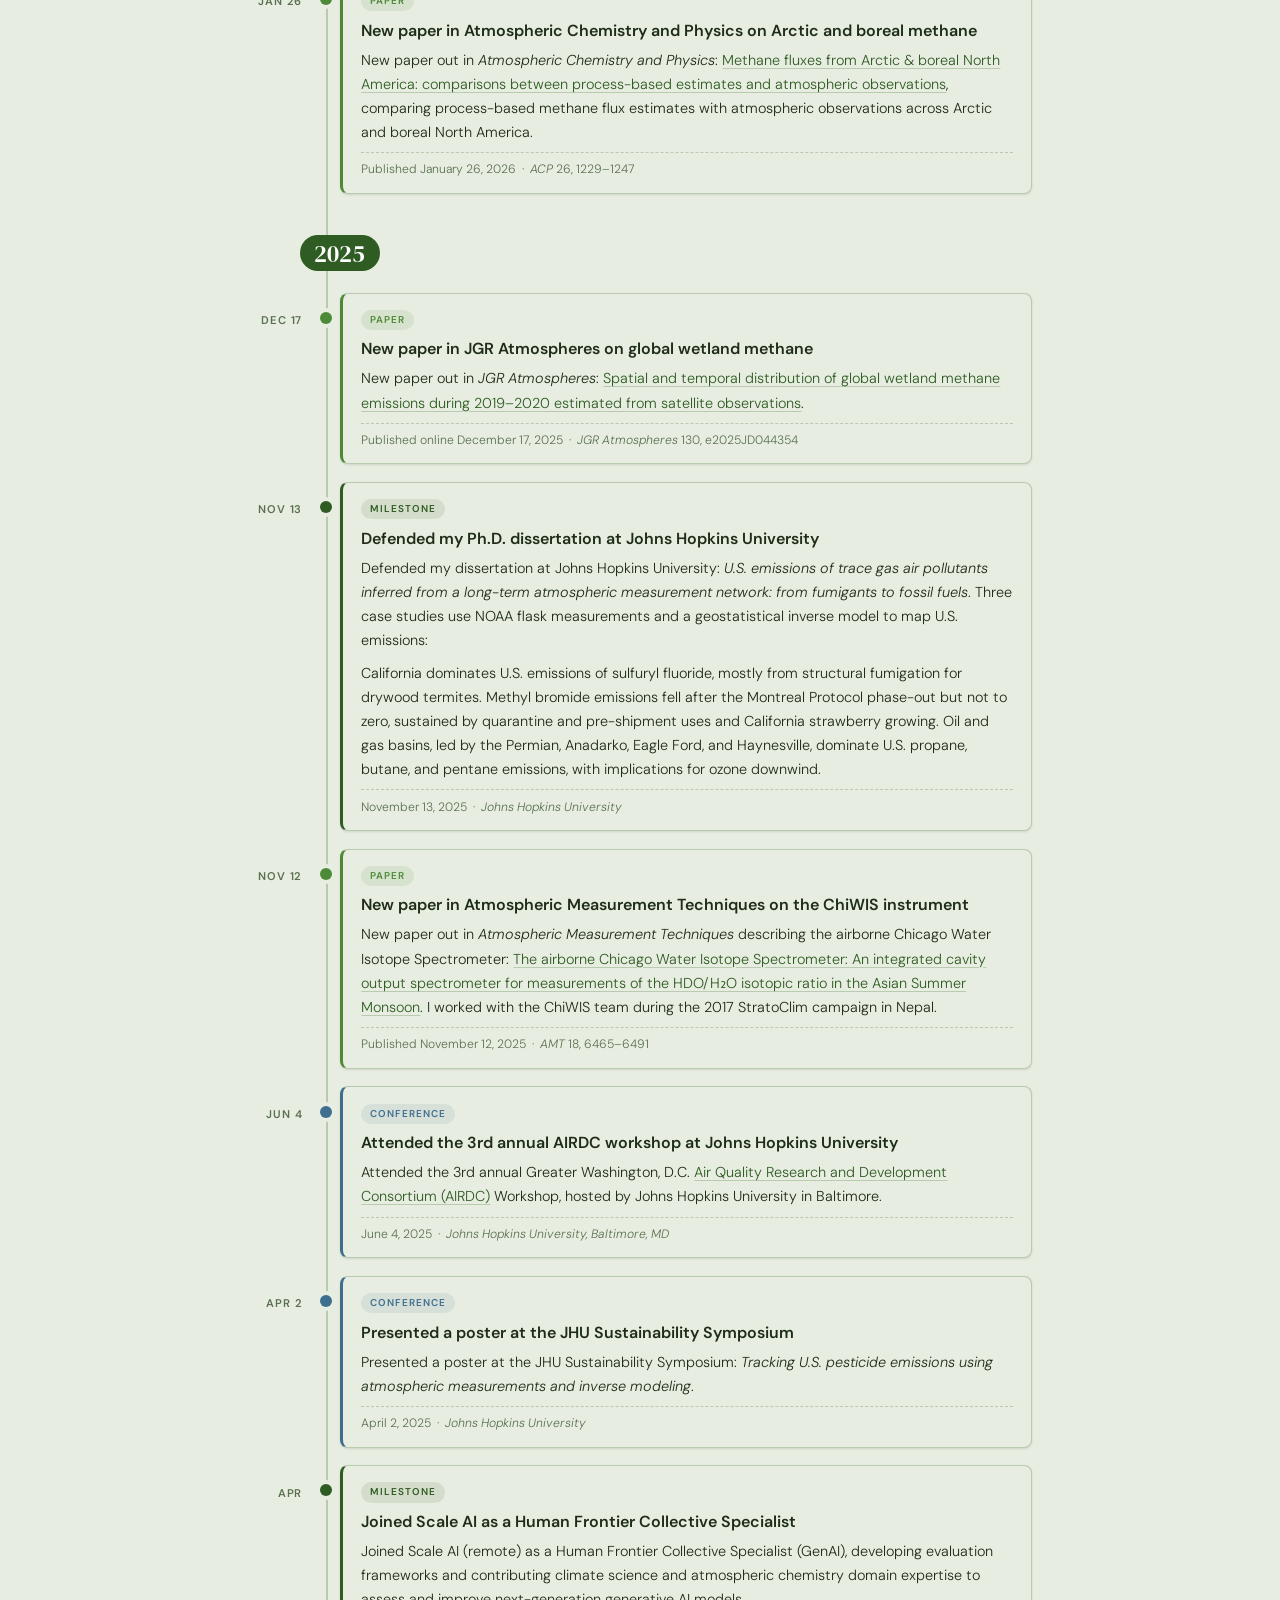
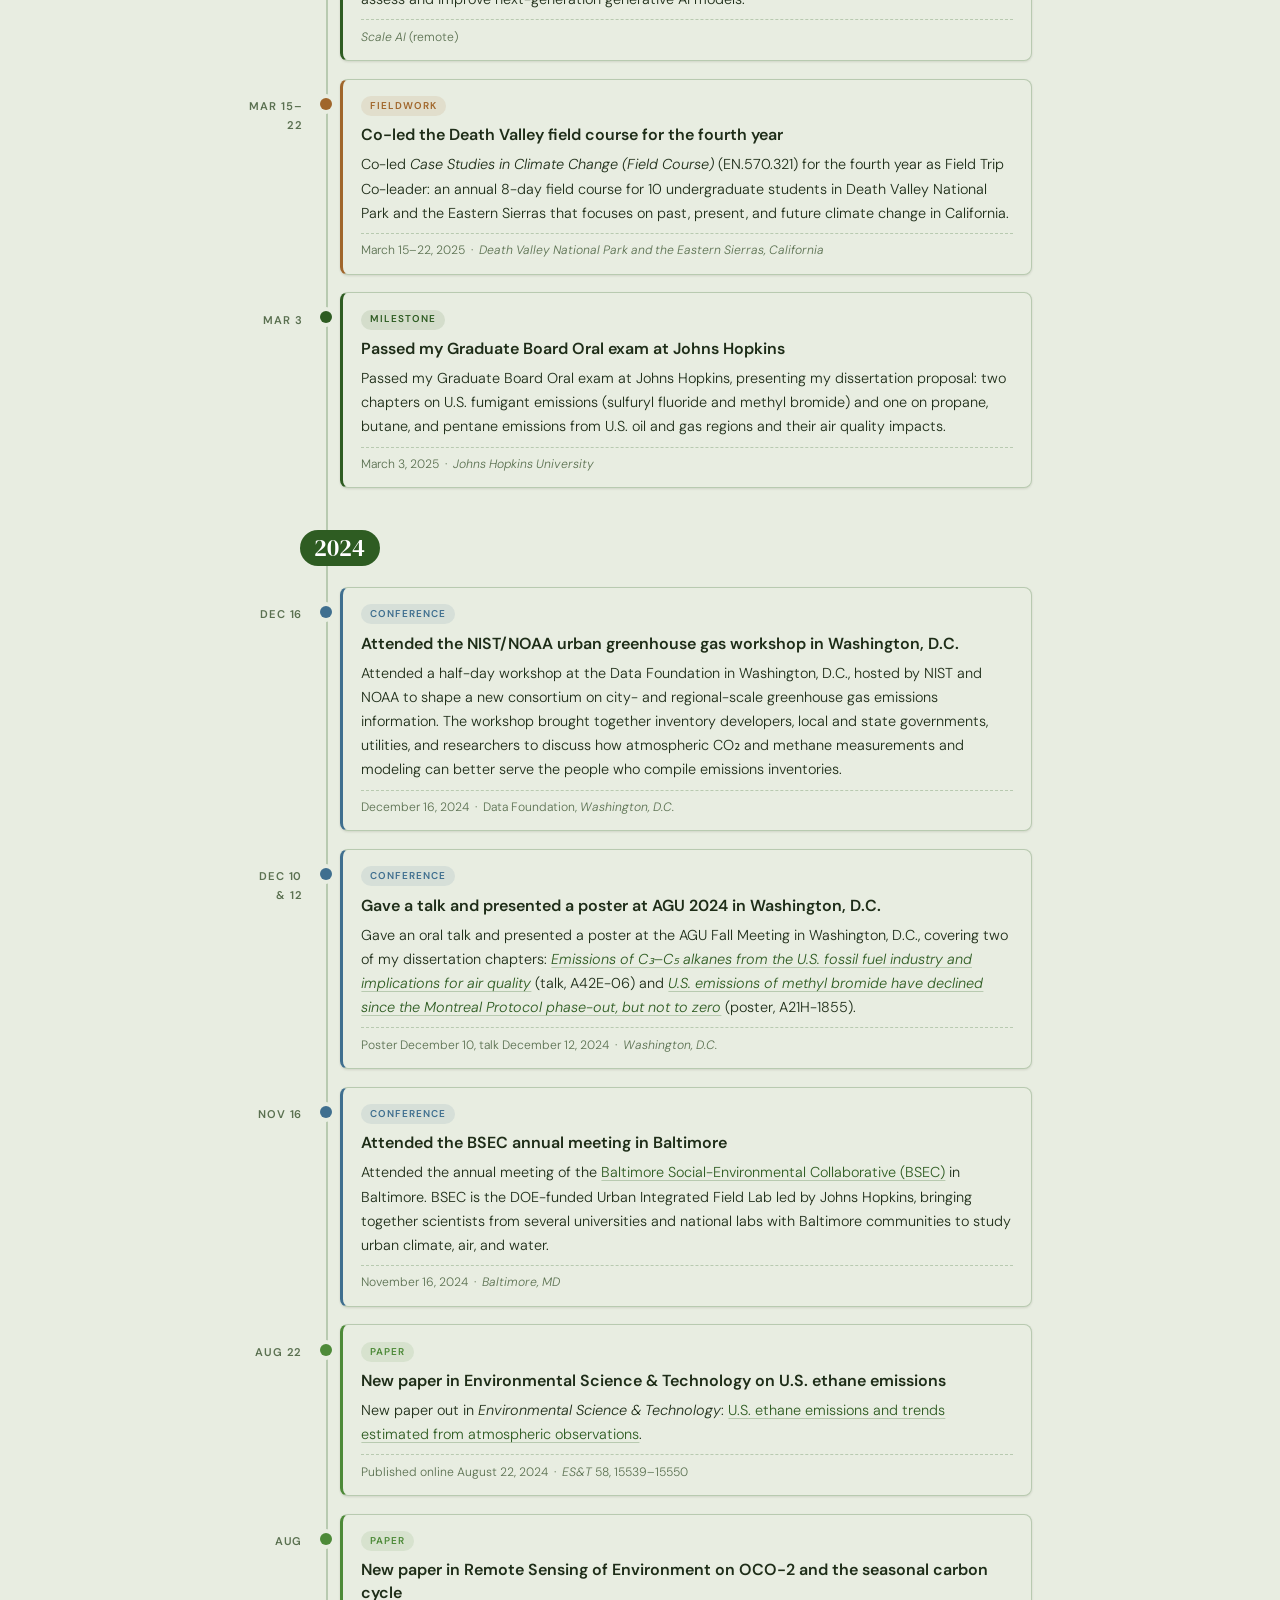
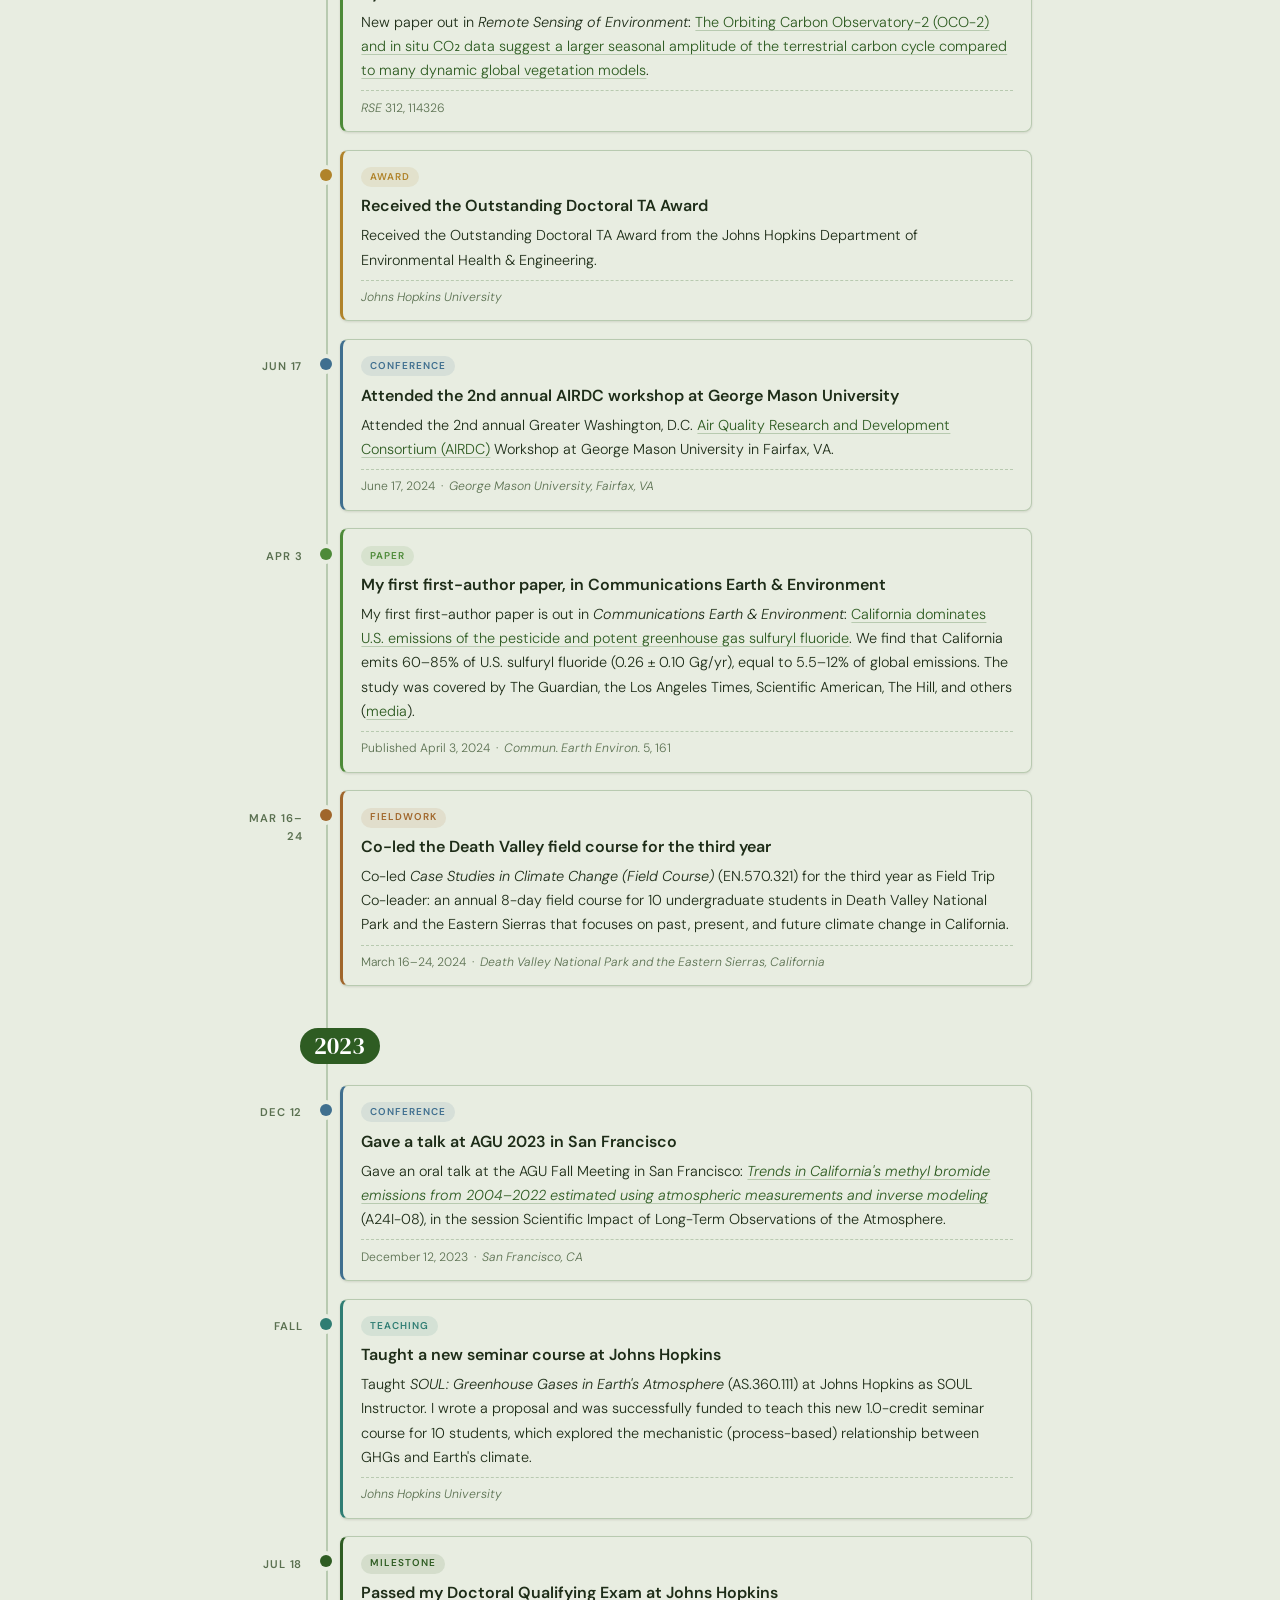
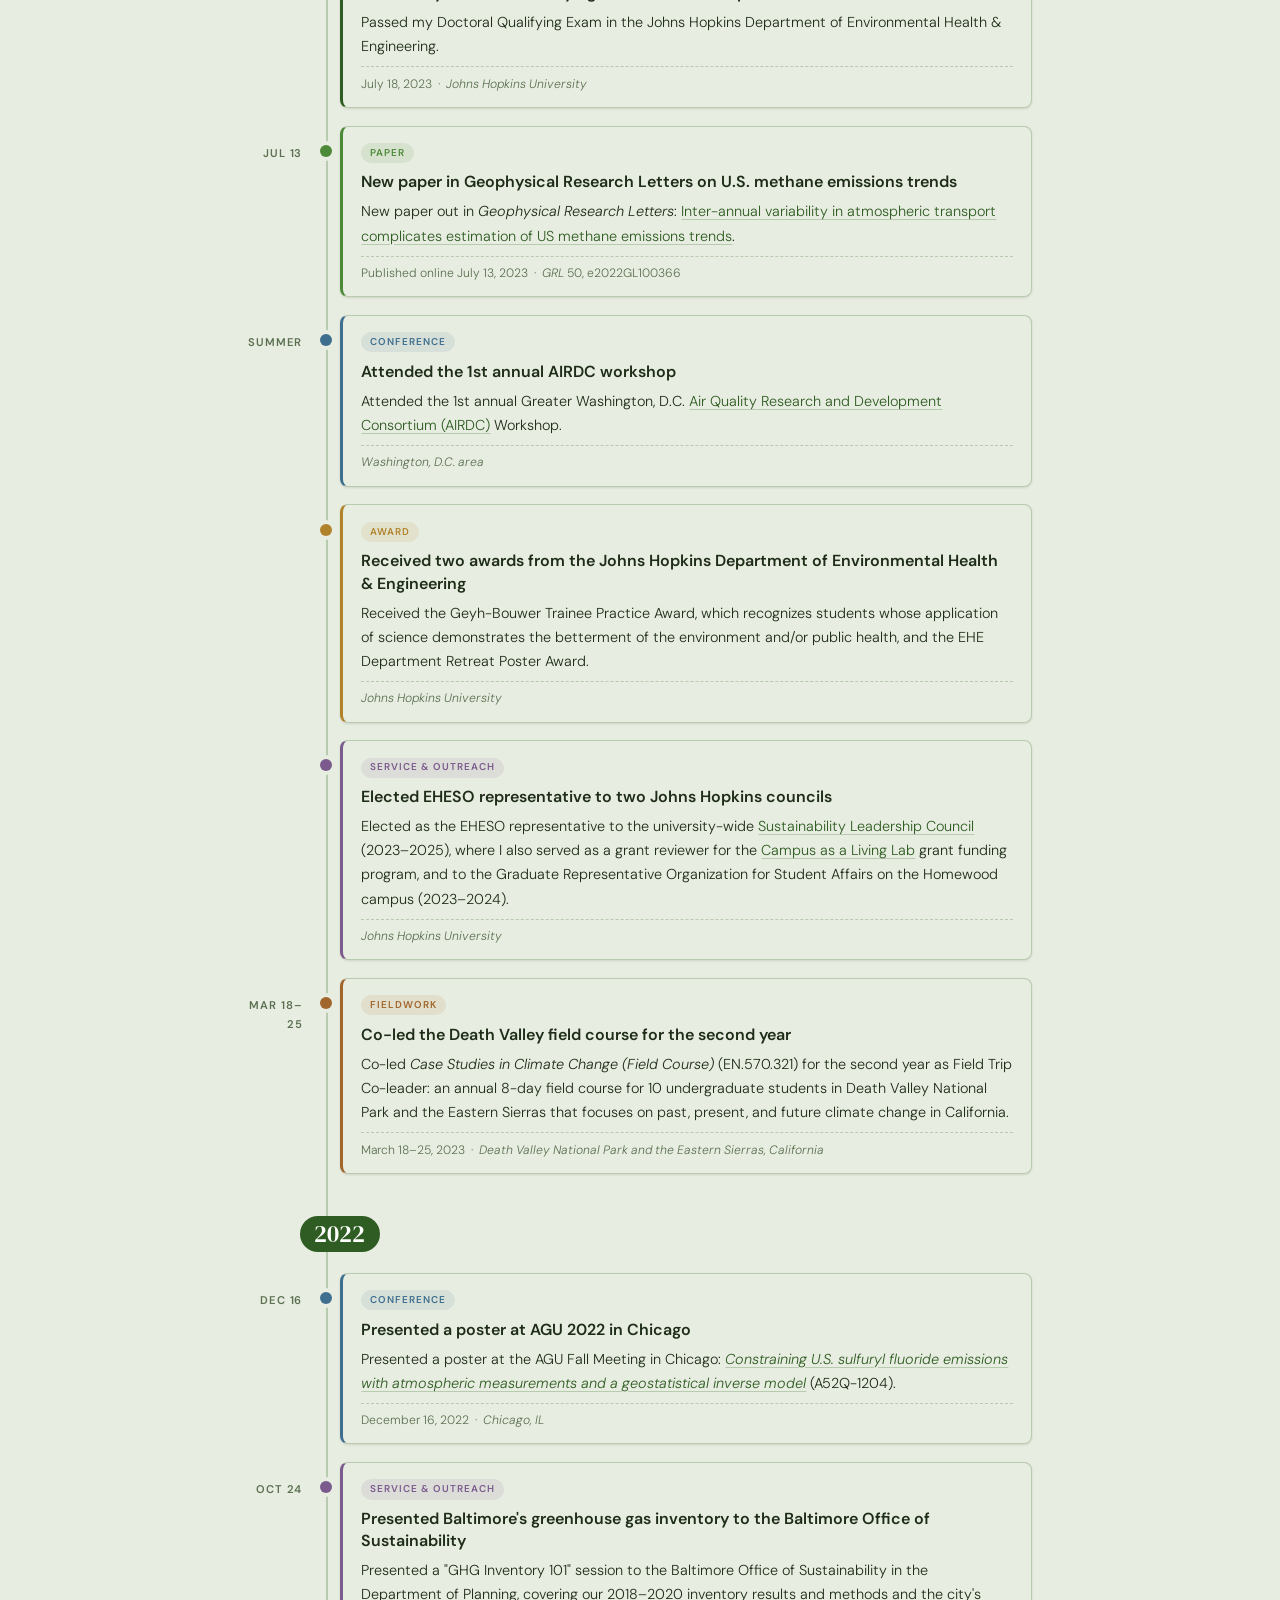
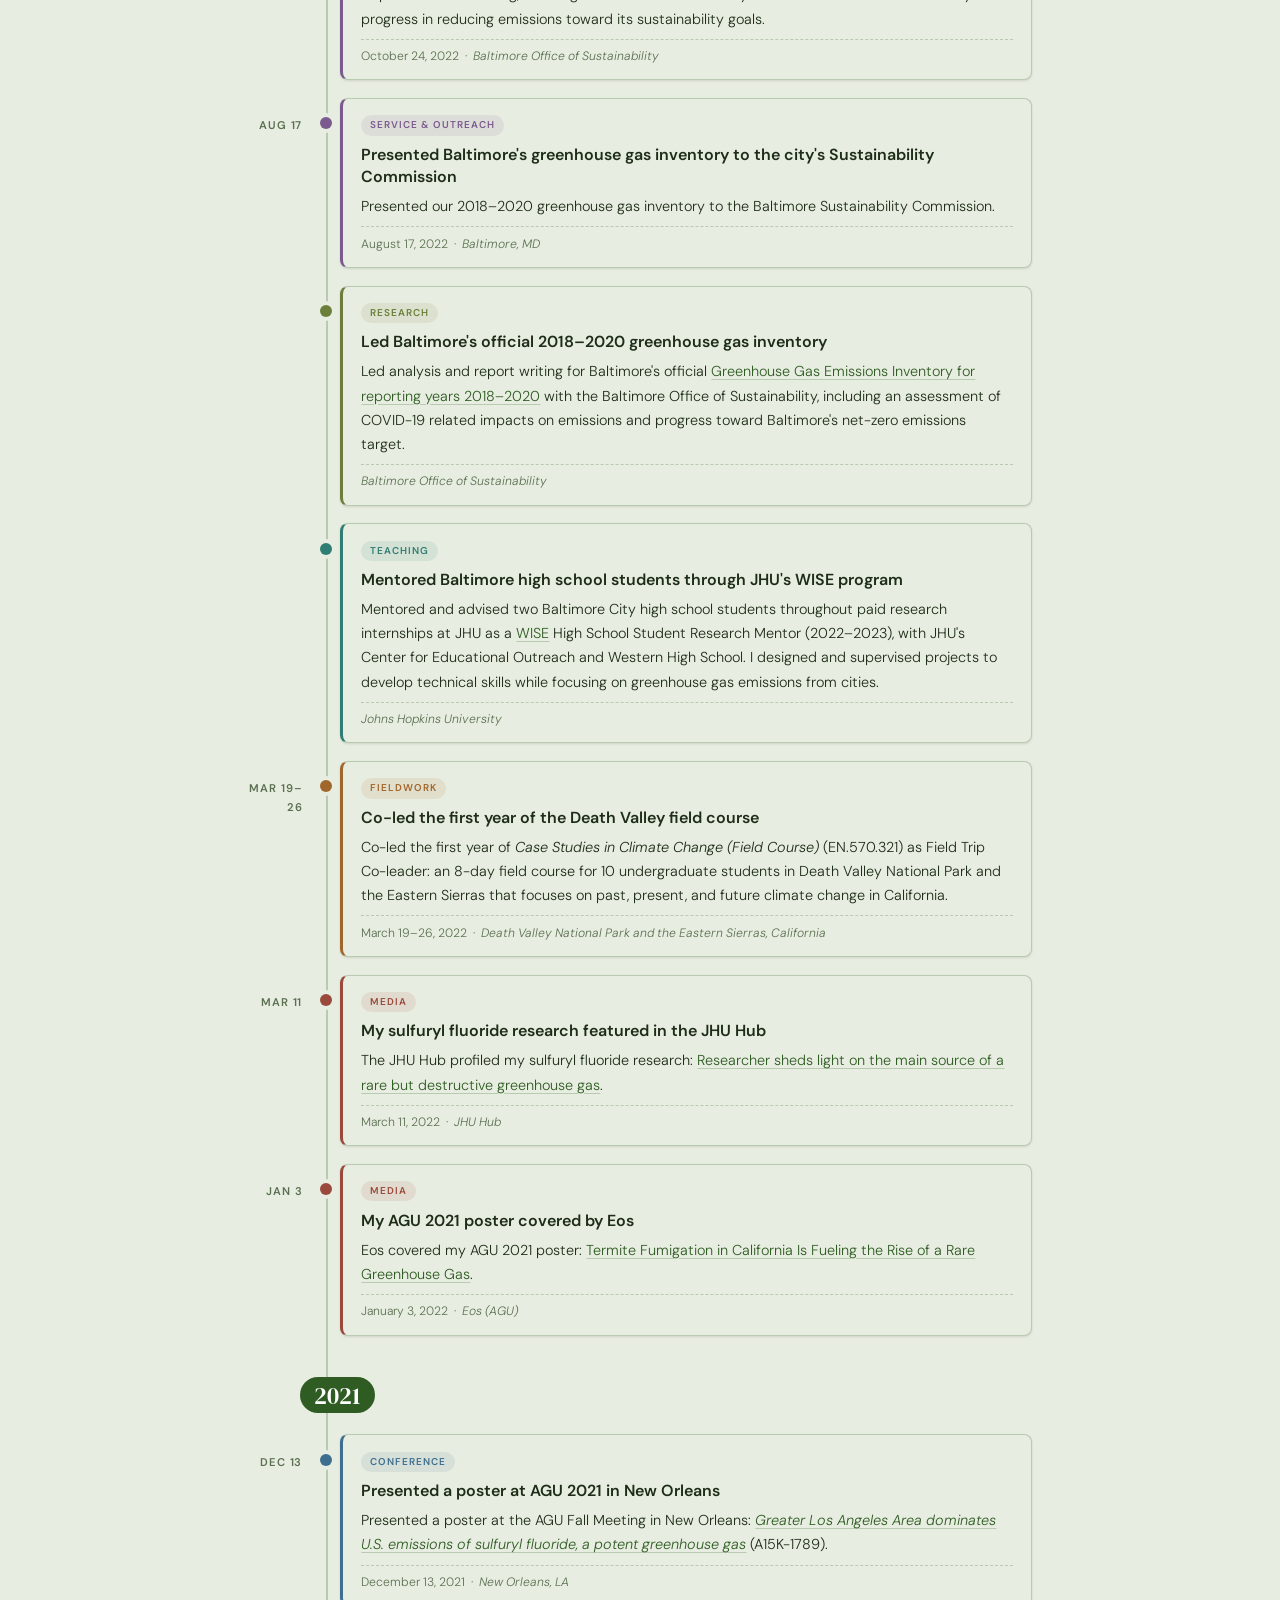
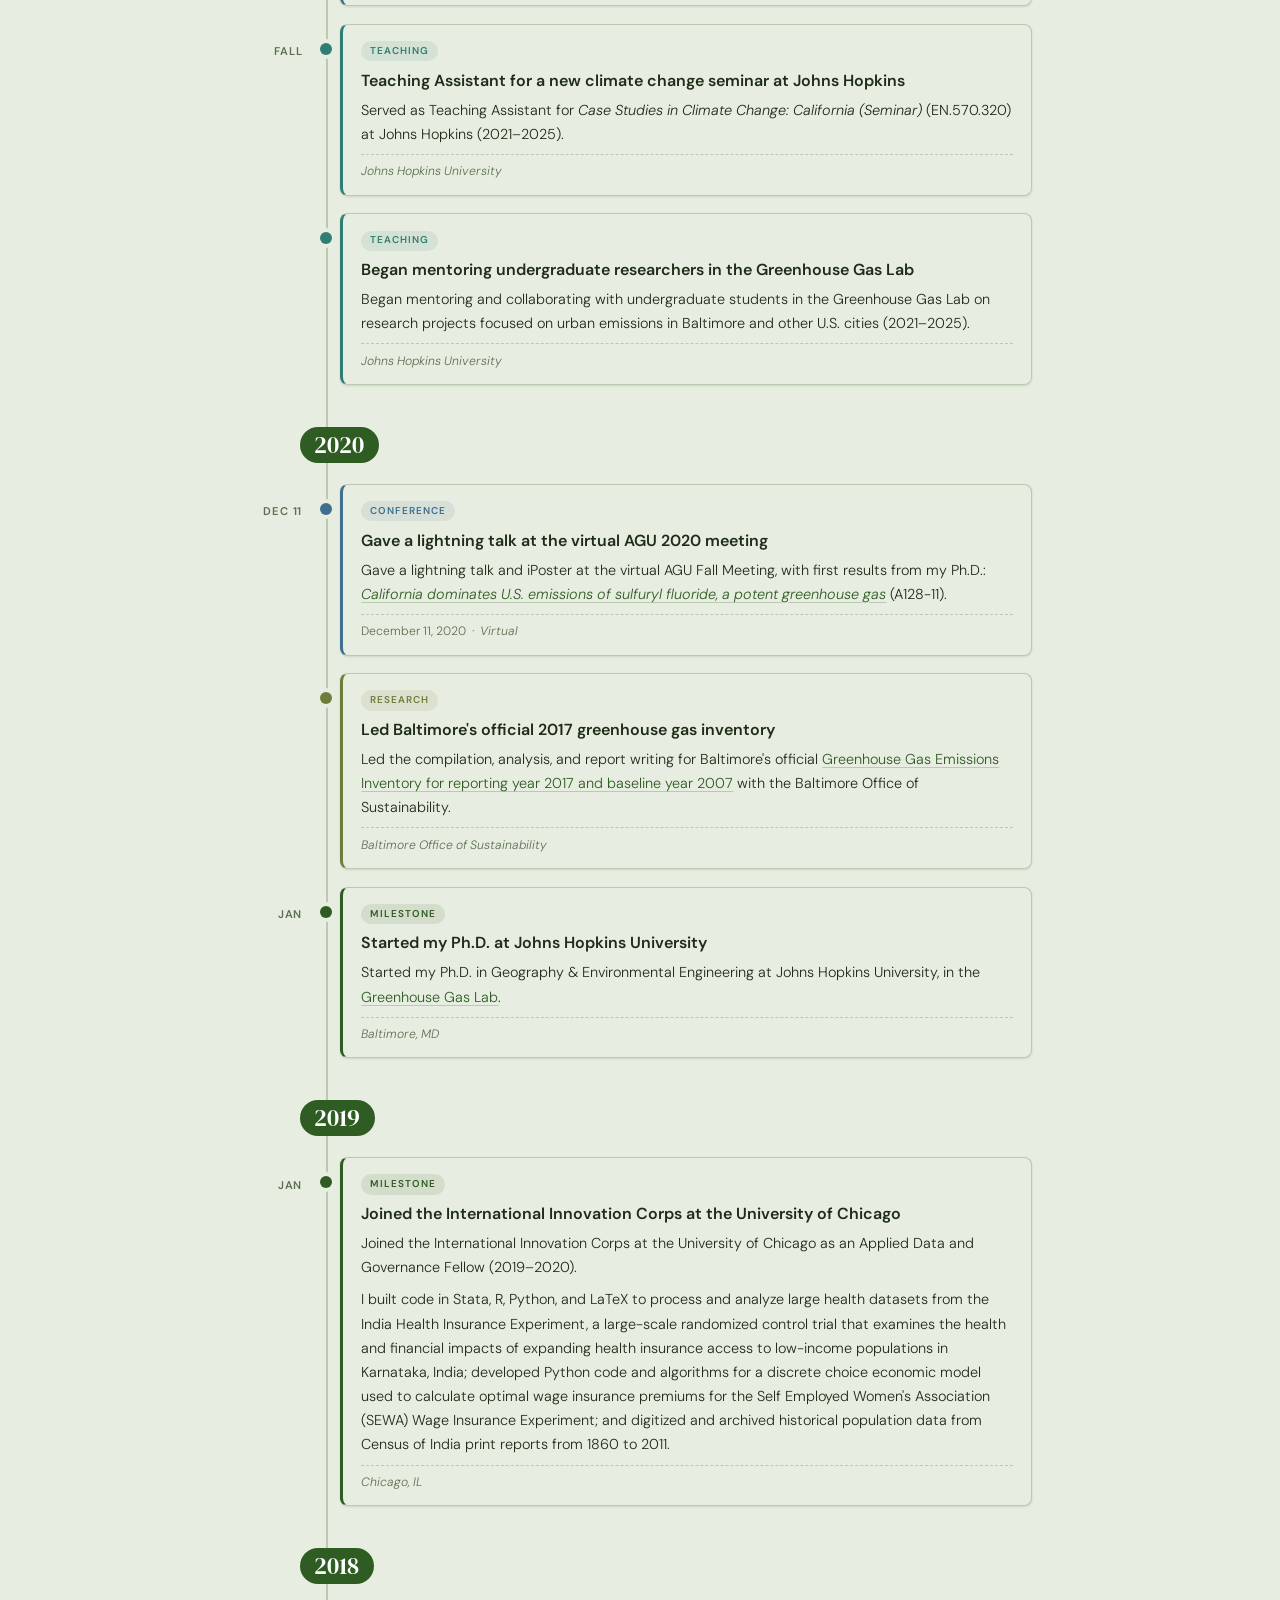
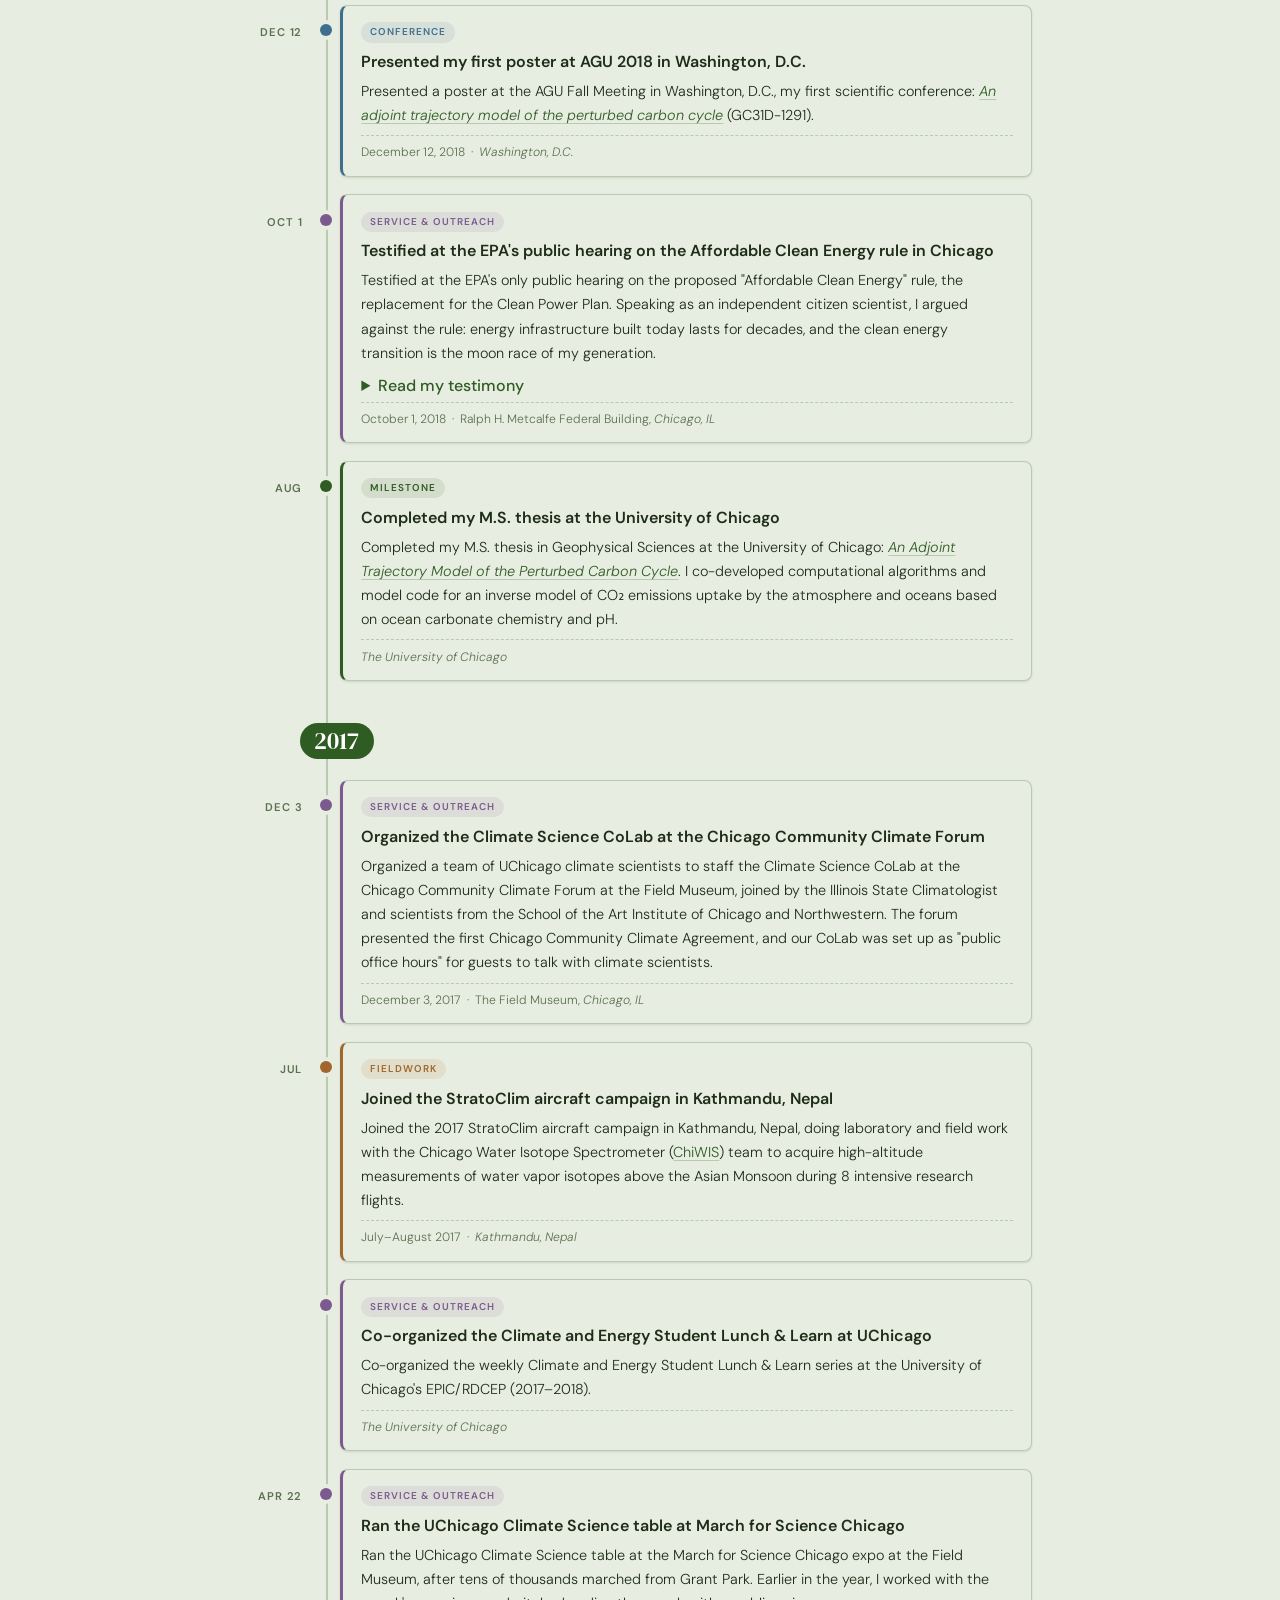
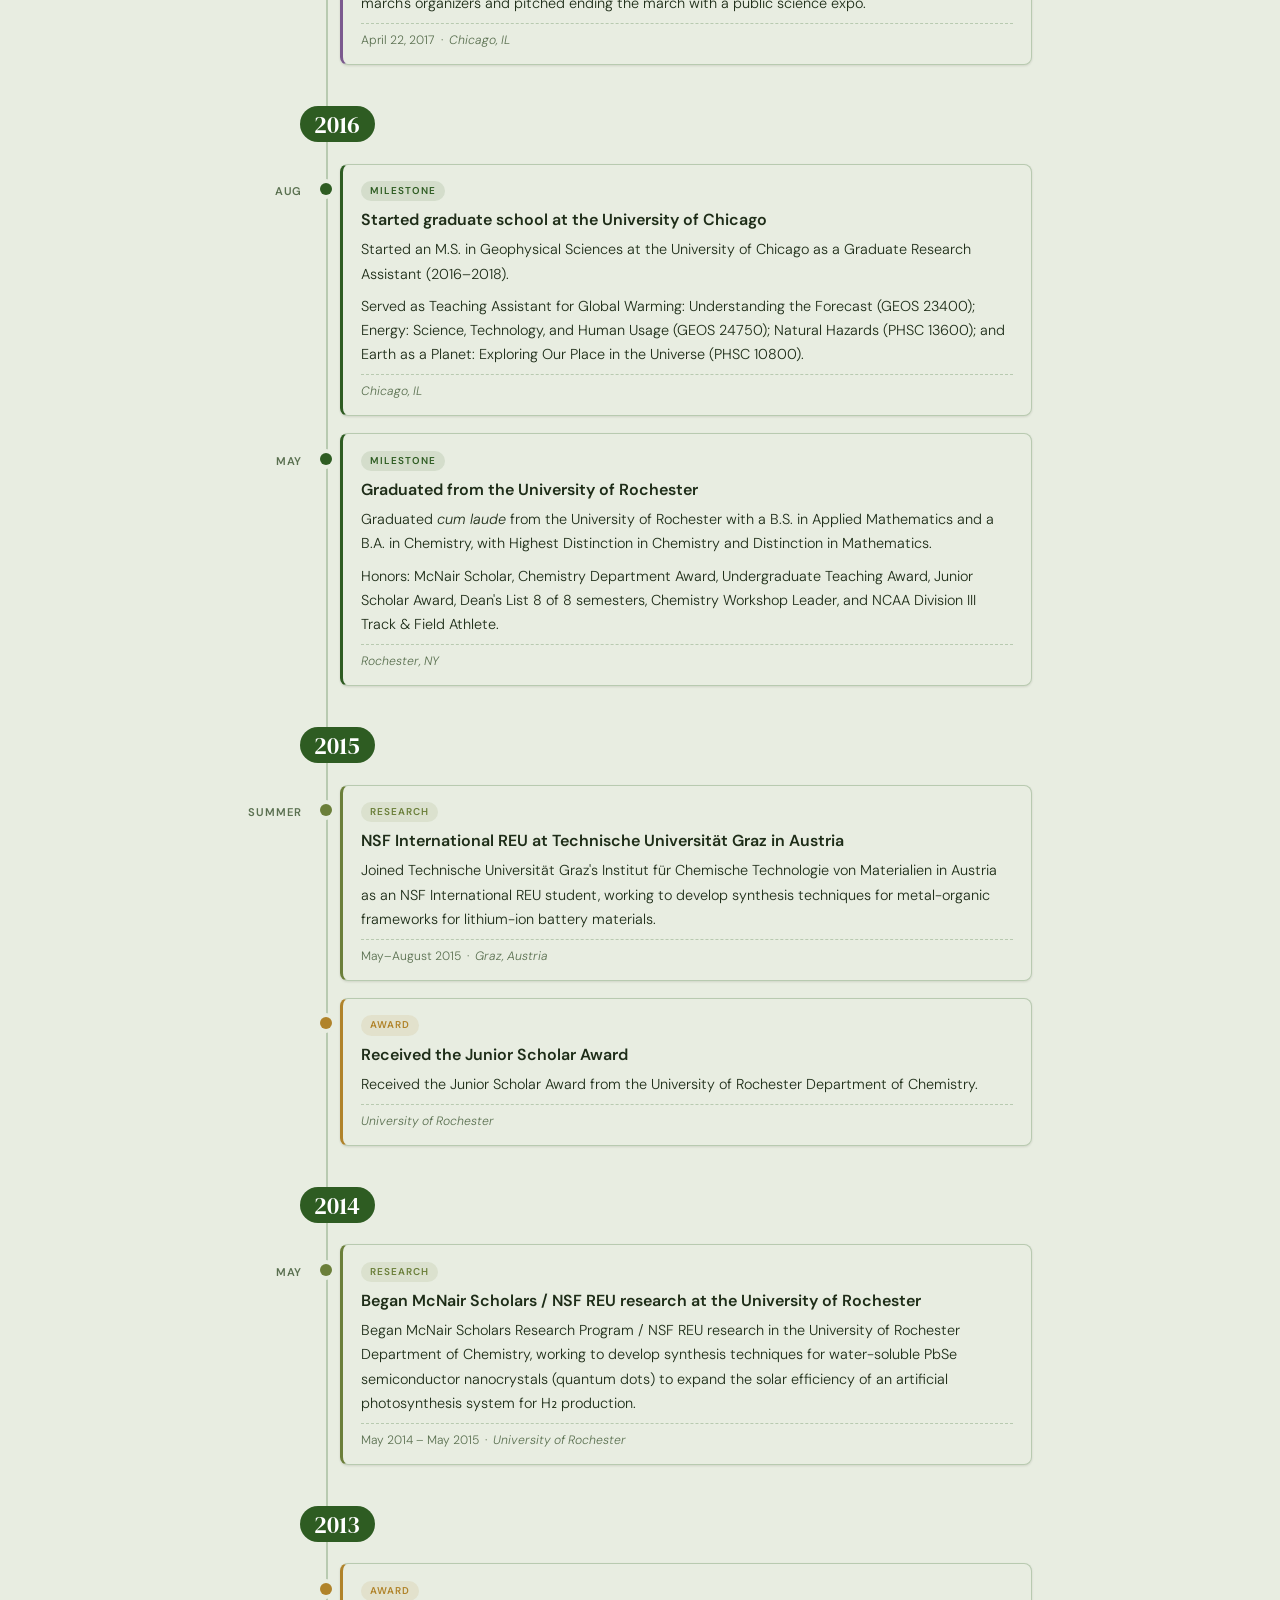
<file: news.html>
<!DOCTYPE html>
<html lang="en">
<head>
  <meta charset="UTF-8" />
  <meta name="viewport" content="width=device-width, initial-scale=1.0" />
  <title>News — Dylan Gaeta, Ph.D.</title>

  <meta name="description" content="News and updates from Dylan Gaeta, Ph.D." />
  <meta name="author" content="Dylan Gaeta" />
  <meta name="robots" content="noindex, nofollow" />
  <link rel="canonical" href="https://dylangaeta.com/news.html" />

  <meta property="og:type" content="website" />
  <meta property="og:title" content="News — Dylan Gaeta, Ph.D." />
  <meta property="og:description" content="News and updates from Dylan Gaeta, Ph.D." />
  <meta property="og:url" content="https://dylangaeta.com/news.html" />
  <meta property="og:image" content="https://dylangaeta.com/uploads/Dylan.jpg" />

  <meta name="twitter:card" content="summary_large_image" />
  <meta name="twitter:title" content="News — Dylan Gaeta, Ph.D." />
  <meta name="twitter:description" content="News and updates from Dylan Gaeta, Ph.D." />
  <meta name="twitter:image" content="https://dylangaeta.com/uploads/Dylan.jpg" />

  <link rel="preconnect" href="https://fonts.googleapis.com" />
  <link rel="preconnect" href="https://fonts.gstatic.com" crossorigin />
  <link href="https://fonts.googleapis.com/css2?family=DM+Sans:ital,opsz,wght@0,9..40,300;0,9..40,400;0,9..40,500;0,9..40,600;0,9..40,700;1,9..40,300;1,9..40,400&family=DM+Serif+Display:ital@0;1&display=swap" rel="stylesheet" />
  <link rel="stylesheet" href="style.css?v=10" />

  <!-- Favicon -->
  <link rel="icon" type="image/x-icon" href="uploads/earth_favicon_suite/favicon.ico" />
  <link rel="icon" type="image/png" sizes="512x512" href="uploads/earth_favicon_suite/favicon-512x512.png" />
  <link rel="apple-touch-icon" sizes="180x180" href="uploads/earth_favicon_suite/apple-touch-icon.png" />
  <link rel="manifest" href="site.webmanifest" />
  <meta name="theme-color" content="#2e5c22" />
  <link rel="alternate" type="application/rss+xml" title="Dylan Gaeta: News" href="https://dylangaeta.com/feed.xml" />
</head>
<body class="subpage">

<nav>
  <a class="nav-name" href="index.html">Dylan Gaeta, Ph.D.</a>
  <ul class="nav-links">
    <li><a href="index.html">Home</a></li>
    <li><a href="research.html">Research</a></li>
    <li><a href="publications.html">Publications</a></li>
    <li><a href="presentations.html">Presentations</a></li>
    <li><a href="media.html">Media</a></li>
    <li><a href="experience.html">Experience</a></li>
    <li><a href="cv.html">CV</a></li>
    <li><a href="index.html#contact">Contact</a></li>
  </ul>
</nav>

<section id="news">
  <div class="wrap">
    <span class="eyebrow fade-up">News</span>
    <p class="journal-intro fade-up">A running log of my research, fieldwork, conferences, teaching, and milestones.</p>
    <div class="tl-controls">
      <div class="tl-search-row">
        <input class="tl-search" type="search" placeholder="Search the timeline (e.g. methyl bromide, AGU, Death Valley)" aria-label="Search the timeline" />
        <a class="tl-rss" href="feed.xml" title="RSS feed">RSS</a>
      </div>
      <div class="tl-years" role="navigation" aria-label="Jump to year">
      <a class="tl-jump" href="#y2026">2026</a>
      <a class="tl-jump" href="#y2025">2025</a>
      <a class="tl-jump" href="#y2024">2024</a>
      <a class="tl-jump" href="#y2023">2023</a>
      <a class="tl-jump" href="#y2022">2022</a>
      <a class="tl-jump" href="#y2021">2021</a>
      <a class="tl-jump" href="#y2020">2020</a>
      <a class="tl-jump" href="#y2019">2019</a>
      <a class="tl-jump" href="#y2018">2018</a>
      <a class="tl-jump" href="#y2017">2017</a>
      <a class="tl-jump" href="#y2016">2016</a>
      <a class="tl-jump" href="#y2015">2015</a>
      <a class="tl-jump" href="#y2014">2014</a>
      <a class="tl-jump" href="#y2013">2013</a>
      <a class="tl-jump" href="#y2012">2012</a>
      </div>
      <div class="tl-filters" role="group" aria-label="Filter by type">
      <button class="tl-filter is-active" type="button" data-cat="all">All <span class="tl-count">68</span></button>
      <button class="tl-filter tl-filter--milestone" type="button" data-cat="milestone">Milestone <span class="tl-count">12</span></button>
      <button class="tl-filter tl-filter--paper" type="button" data-cat="paper">Paper <span class="tl-count">8</span></button>
      <button class="tl-filter tl-filter--conference" type="button" data-cat="conference">Conference <span class="tl-count">19</span></button>
      <button class="tl-filter tl-filter--fieldwork" type="button" data-cat="fieldwork">Fieldwork <span class="tl-count">5</span></button>
      <button class="tl-filter tl-filter--teaching" type="button" data-cat="teaching">Teaching <span class="tl-count">5</span></button>
      <button class="tl-filter tl-filter--research" type="button" data-cat="research">Research <span class="tl-count">5</span></button>
      <button class="tl-filter tl-filter--outreach" type="button" data-cat="outreach">Service &amp; outreach <span class="tl-count">8</span></button>
      <button class="tl-filter tl-filter--award" type="button" data-cat="award">Award <span class="tl-count">4</span></button>
      <button class="tl-filter tl-filter--media" type="button" data-cat="media">Media <span class="tl-count">2</span></button>
      </div>
    </div>
    <div class="tl">
    <div class="tl-year" id="y2026">
      <h2 class="tl-year-label"><span>2026</span></h2>
      <article class="tl-item" id="2026-two-posters-at-agu26-in-san-francisco" data-cat="conference" data-when="2026-12-10">
        <div class="tl-date">Dec 10</div>
        <div class="tl-dot tl-dot--conference" aria-hidden="true"></div>
        <div class="tl-card fade-up">
          <div class="tl-card-head">
            <span class="tl-tag tl-tag--conference">Conference</span>
            <a class="tl-permalink" href="#2026-two-posters-at-agu26-in-san-francisco" aria-label="Link to this entry" title="Copy link to this entry">#</a>
          </div>
          <h3 class="tl-title">Two posters at AGU26 in San Francisco</h3>
          <p class="tl-text">Two first-author posters at the AGU Annual Meeting (AGU26) in San Francisco on December 10: <a href="https://agu.confex.com/agu/agu26/meetingapp.cgi/Paper/2085961" target="_blank" rel="noopener"><em>Winter Snow Drought Impacts on Growing-Season Photosynthesis and Carbon Flux Anomalies in the Western United States</em></a> evaluates growing-season photosynthesis and carbon flux anomalies associated with the 2025–2026 snow drought and historical analogs, against a 2000–2024 climatology. <a href="https://agu.confex.com/agu/agu26/meetingapp.cgi/Paper/2095844" target="_blank" rel="noopener"><em>Optimization of SiB4 Biophysical Parameters by Plant Functional Type Using Multi-Stream Observational Constraints and an Ensemble Kalman Smoother</em></a> optimizes drought-relevant SiB4 parameters across Western U.S. plant functional types.</p>
          <p class="tl-meta">December 10, 2026 &nbsp;·&nbsp; Sessions B43I and GC43J &nbsp;·&nbsp; Moscone Center, <em>San Francisco, CA</em></p>
        </div>
      </article>
      <article class="tl-item" id="2026-new-paper-in-communications-earth-environment-on-u-s-oil-and" data-cat="paper">
        <div class="tl-date">Oct 13</div>
        <div class="tl-dot tl-dot--paper" aria-hidden="true"></div>
        <div class="tl-card fade-up">
          <div class="tl-card-head">
            <span class="tl-tag tl-tag--paper">Paper</span>
            <a class="tl-permalink" href="#2026-new-paper-in-communications-earth-environment-on-u-s-oil-and" aria-label="Link to this entry" title="Copy link to this entry">#</a>
          </div>
          <h3 class="tl-title">New paper in Communications Earth &amp; Environment on U.S. oil and gas methane</h3>
          <p class="tl-text">New paper out in <em>Communications Earth &amp; Environment</em>: <a href="https://doi.org/10.1038/s43247-026-04039-0" target="_blank" rel="noopener">U.S. oil and gas methane emission intensity declined 2019–2024 with little indication of federal policy impact</a>.</p>
          <p class="tl-meta">Published online October 13, 2026 &nbsp;·&nbsp; <em>Commun. Earth Environ.</em> 7, 813</p>
        </div>
      </article>
      <article class="tl-item" id="2026-attended-the-cires-science-summit-at-cu-boulder" data-cat="conference">
        <div class="tl-date">Oct 1</div>
        <div class="tl-dot tl-dot--conference" aria-hidden="true"></div>
        <div class="tl-card fade-up">
          <div class="tl-card-head">
            <span class="tl-tag tl-tag--conference">Conference</span>
            <a class="tl-permalink" href="#2026-attended-the-cires-science-summit-at-cu-boulder" aria-label="Link to this entry" title="Copy link to this entry">#</a>
          </div>
          <h3 class="tl-title">Attended the CIRES Science Summit at CU Boulder</h3>
          <p class="tl-text">Attended the <a href="https://ciresevents.colorado.edu/sciencesummit" target="_blank" rel="noopener">CIRES Science Summit</a> at the University of Colorado Boulder, a full-day, in-person CIRES science meeting.</p>
          <p class="tl-meta">October 1, 2026 &nbsp;·&nbsp; SEEC Auditorium, <em>University of Colorado Boulder</em></p>
        </div>
      </article>
      <article class="tl-item" id="2026-launched-snowdrought-org" data-cat="research">
        <div class="tl-date">Oct</div>
        <div class="tl-dot tl-dot--research" aria-hidden="true"></div>
        <div class="tl-card fade-up">
          <div class="tl-card-head">
            <span class="tl-tag tl-tag--research">Research</span>
            <a class="tl-permalink" href="#2026-launched-snowdrought-org" aria-label="Link to this entry" title="Copy link to this entry">#</a>
          </div>
          <h3 class="tl-title">Launched snowdrought.org</h3>
          <p class="tl-text">We launched <a href="https://snowdrought.org" target="_blank" rel="noopener">snowdrought.org</a>, the Western US Climate and Snow Drought Explorer: an interactive dashboard of maps, time series, seasonal cycles, and cross-product anomalies of snow, water, carbon, and vegetation across the Western U.S. from 1990 to 2026.</p>
          <p class="tl-meta"><em>CIRES &amp; NOAA Global Monitoring Laboratory</em></p>
        </div>
      </article>
      <article class="tl-item" id="2026-attended-the-oco-2-v11-mip-modeling-workshop-at-cu-boulder" data-cat="conference">
        <div class="tl-date"></div>
        <div class="tl-dot tl-dot--conference" aria-hidden="true"></div>
        <div class="tl-card fade-up">
          <div class="tl-card-head">
            <span class="tl-tag tl-tag--conference">Conference</span>
            <a class="tl-permalink" href="#2026-attended-the-oco-2-v11-mip-modeling-workshop-at-cu-boulder" aria-label="Link to this entry" title="Copy link to this entry">#</a>
          </div>
          <h3 class="tl-title">Attended the OCO-2 v11 MIP modeling workshop at CU Boulder</h3>
          <p class="tl-text">Attended the <a href="https://gml.noaa.gov/ccgg/OCO2_v11mip/" target="_blank" rel="noopener">OCO-2 v11 Model Intercomparison Project (MIP)</a> modeling workshop at CU Boulder. The MIP is a collaboration among atmospheric CO&#8322; modelers studying the impact of assimilating OCO-2 retrievals in flux inversions.</p>
          <p class="tl-meta"><em>Boulder, CO</em></p>
        </div>
      </article>
      <article class="tl-item" id="2026-attended-the-4th-annual-airdc-workshop-at-george-mason-unive" data-cat="conference">
        <div class="tl-date">Jun 9</div>
        <div class="tl-dot tl-dot--conference" aria-hidden="true"></div>
        <div class="tl-card fade-up">
          <div class="tl-card-head">
            <span class="tl-tag tl-tag--conference">Conference</span>
            <a class="tl-permalink" href="#2026-attended-the-4th-annual-airdc-workshop-at-george-mason-unive" aria-label="Link to this entry" title="Copy link to this entry">#</a>
          </div>
          <h3 class="tl-title">Attended the 4th annual AIRDC workshop at George Mason University</h3>
          <p class="tl-text">Attended the 4th annual Greater Washington, D.C. <a href="https://cser.science.gmu.edu/airdc-2026-homepage/" target="_blank" rel="noopener">Air Quality Research and Development Consortium (AIRDC)</a> Workshop at George Mason University on June 9, held alongside the launch of George Mason's Center for Satellite and Earth Science Research.</p>
          <p class="tl-meta">June 9, 2026 &nbsp;·&nbsp; Horizon Hall, <em>George Mason University, Fairfax, VA</em></p>
        </div>
      </article>
      <article class="tl-item" id="2026-presented-a-poster-at-gmac-2026-in-boulder" data-cat="conference">
        <div class="tl-date">May 19–20</div>
        <div class="tl-dot tl-dot--conference" aria-hidden="true"></div>
        <div class="tl-card fade-up">
          <div class="tl-card-head">
            <span class="tl-tag tl-tag--conference">Conference</span>
            <a class="tl-permalink" href="#2026-presented-a-poster-at-gmac-2026-in-boulder" aria-label="Link to this entry" title="Copy link to this entry">#</a>
          </div>
          <h3 class="tl-title">Presented a poster at GMAC 2026 in Boulder</h3>
          <p class="tl-text">Presented a poster at <a href="https://gml.noaa.gov/gmac/agenda.html" target="_blank" rel="noopener">GMAC 2026</a>, the 53rd NOAA Global Monitoring Annual Conference in Boulder: <em>A decline but no cessation of methyl bromide emissions from the United States over 2007–2018</em>. The work uses tall tower, observatory, and aircraft flask measurements of CH&#8323;Br from the NOAA GGGRN with a geostatistical inverse model to estimate U.S. emissions across the Montreal Protocol phase-out years (<a href="https://gml.noaa.gov/gmac/GMAC_2026_Abstract_Volume_v5_20260511.pdf" target="_blank" rel="noopener">abstract volume</a>).</p>
          <p class="tl-meta">May 19–20, 2026 &nbsp;·&nbsp; Session P2: Ozone, Particulate Matter, and Air Quality &nbsp;·&nbsp; NOAA GML, <em>Boulder, CO</em></p>
        </div>
      </article>
      <article class="tl-item" id="2026-presented-a-poster-at-the-21st-annual-cires-rendezvous" data-cat="conference">
        <div class="tl-date">May 14</div>
        <div class="tl-dot tl-dot--conference" aria-hidden="true"></div>
        <div class="tl-card fade-up">
          <div class="tl-card-head">
            <span class="tl-tag tl-tag--conference">Conference</span>
            <a class="tl-permalink" href="#2026-presented-a-poster-at-the-21st-annual-cires-rendezvous" aria-label="Link to this entry" title="Copy link to this entry">#</a>
          </div>
          <h3 class="tl-title">Presented a poster at the 21st annual CIRES Rendezvous</h3>
          <p class="tl-text">Presented a poster at the <a href="https://ciresevents.colorado.edu/rendezvous" target="_blank" rel="noopener">21st annual CIRES Rendezvous</a> in Boulder: <em>A decline in U.S. methyl bromide emissions throughout 2007–2021</em>, in the Environmental Monitoring and Observations session.</p>
          <p class="tl-meta">May 14, 2026 &nbsp;·&nbsp; <em>Boulder, CO</em></p>
        </div>
      </article>
      <article class="tl-item" id="2026-attended-the-johns-hopkins-science-diplomacy-summit-in-washi" data-cat="conference">
        <div class="tl-date">Apr 13–14</div>
        <div class="tl-dot tl-dot--conference" aria-hidden="true"></div>
        <div class="tl-card fade-up">
          <div class="tl-card-head">
            <span class="tl-tag tl-tag--conference">Conference</span>
            <a class="tl-permalink" href="#2026-attended-the-johns-hopkins-science-diplomacy-summit-in-washi" aria-label="Link to this entry" title="Copy link to this entry">#</a>
          </div>
          <h3 class="tl-title">Attended the Johns Hopkins Science Diplomacy Summit in Washington, D.C.</h3>
          <p class="tl-text">Attended the third annual Johns Hopkins Science Diplomacy Summit at the Johns Hopkins University Bloomberg Center in Washington, D.C., with sessions on AI, quantum, climate innovation, health, space, Arctic science, and research security.</p>
          <p class="tl-meta">April 13–14, 2026 &nbsp;·&nbsp; <em>Washington, D.C.</em></p>
        </div>
      </article>
      <article class="tl-item" id="2026-started-as-a-postdoc-at-cires-and-noaa-gml" data-cat="milestone">
        <div class="tl-date">Mar 1</div>
        <div class="tl-dot tl-dot--milestone" aria-hidden="true"></div>
        <div class="tl-card fade-up">
          <div class="tl-card-head">
            <span class="tl-tag tl-tag--milestone">Milestone</span>
            <a class="tl-permalink" href="#2026-started-as-a-postdoc-at-cires-and-noaa-gml" aria-label="Link to this entry" title="Copy link to this entry">#</a>
          </div>
          <h3 class="tl-title">Started as a postdoc at CIRES and NOAA GML</h3>
          <p class="tl-text">Started as a Postdoctoral Research Associate at CIRES (University of Colorado Boulder) and the NOAA Global Monitoring Laboratory, working on a NOAA/NIDIS-funded project on drought and carbon cycle dynamics in the Western U.S. The work combines NOAA GGGRN flask measurements, satellite data (FluxSat, TROPOMI, OCO-2, GRACE), ERA5-Land, and the SiB4 land surface model (<a href="https://cires.colorado.edu/people/dylan-gaeta" target="_blank" rel="noopener">CIRES profile</a>).</p>
          <p class="tl-meta">March 1, 2026 &nbsp;·&nbsp; <em>Boulder, CO</em></p>
        </div>
      </article>
      <article class="tl-item" id="2026-our-sulfuryl-fluoride-research-in-a-ccst-report-for-californ" data-cat="outreach">
        <div class="tl-date">Feb 3</div>
        <div class="tl-dot tl-dot--outreach" aria-hidden="true"></div>
        <div class="tl-card fade-up">
          <div class="tl-card-head">
            <span class="tl-tag tl-tag--outreach">Service &amp; outreach</span>
            <a class="tl-permalink" href="#2026-our-sulfuryl-fluoride-research-in-a-ccst-report-for-californ" aria-label="Link to this entry" title="Copy link to this entry">#</a>
          </div>
          <h3 class="tl-title">Our sulfuryl fluoride research in a CCST report for California</h3>
          <p class="tl-text">The California Council on Science and Technology released its <a href="https://ccst.us/reports/fumigant-use-in-california-and-an-assessment-of-available-alternatives-phase-ii-report-on-structural-fumigation-with-sulfuryl-fluoride/" target="_blank" rel="noopener">report on structural fumigation with sulfuryl fluoride</a> for California's Department of Pesticide Regulation, drawing on our 2024 paper and including our U.S. emissions estimates.</p>
          <p class="tl-meta">February 3, 2026 &nbsp;·&nbsp; <em>California Council on Science and Technology</em></p>
        </div>
      </article>
      <article class="tl-item" id="2026-completed-my-ph-d-at-johns-hopkins-university" data-cat="milestone">
        <div class="tl-date">Feb</div>
        <div class="tl-dot tl-dot--milestone" aria-hidden="true"></div>
        <div class="tl-card fade-up">
          <div class="tl-card-head">
            <span class="tl-tag tl-tag--milestone">Milestone</span>
            <a class="tl-permalink" href="#2026-completed-my-ph-d-at-johns-hopkins-university" aria-label="Link to this entry" title="Copy link to this entry">#</a>
          </div>
          <h3 class="tl-title">Completed my Ph.D. at Johns Hopkins University</h3>
          <p class="tl-text">Officially completed my Ph.D. in Geography &amp; Environmental Engineering at Johns Hopkins University.</p>
          <p class="tl-meta"><em>Johns Hopkins University</em></p>
        </div>
      </article>
      <article class="tl-item" id="2026-new-paper-in-atmospheric-chemistry-and-physics-on-arctic-and" data-cat="paper">
        <div class="tl-date">Jan 26</div>
        <div class="tl-dot tl-dot--paper" aria-hidden="true"></div>
        <div class="tl-card fade-up">
          <div class="tl-card-head">
            <span class="tl-tag tl-tag--paper">Paper</span>
            <a class="tl-permalink" href="#2026-new-paper-in-atmospheric-chemistry-and-physics-on-arctic-and" aria-label="Link to this entry" title="Copy link to this entry">#</a>
          </div>
          <h3 class="tl-title">New paper in Atmospheric Chemistry and Physics on Arctic and boreal methane</h3>
          <p class="tl-text">New paper out in <em>Atmospheric Chemistry and Physics</em>: <a href="https://doi.org/10.5194/acp-26-1229-2026" target="_blank" rel="noopener">Methane fluxes from Arctic &amp; boreal North America: comparisons between process-based estimates and atmospheric observations</a>, comparing process-based methane flux estimates with atmospheric observations across Arctic and boreal North America.</p>
          <p class="tl-meta">Published January 26, 2026 &nbsp;·&nbsp; <em>ACP</em> 26, 1229–1247</p>
        </div>
      </article>
    </div>
    <div class="tl-year" id="y2025">
      <h2 class="tl-year-label"><span>2025</span></h2>
      <article class="tl-item" id="2025-new-paper-in-jgr-atmospheres-on-global-wetland-methane" data-cat="paper">
        <div class="tl-date">Dec 17</div>
        <div class="tl-dot tl-dot--paper" aria-hidden="true"></div>
        <div class="tl-card fade-up">
          <div class="tl-card-head">
            <span class="tl-tag tl-tag--paper">Paper</span>
            <a class="tl-permalink" href="#2025-new-paper-in-jgr-atmospheres-on-global-wetland-methane" aria-label="Link to this entry" title="Copy link to this entry">#</a>
          </div>
          <h3 class="tl-title">New paper in JGR Atmospheres on global wetland methane</h3>
          <p class="tl-text">New paper out in <em>JGR Atmospheres</em>: <a href="https://doi.org/10.1029/2025JD044354" target="_blank" rel="noopener">Spatial and temporal distribution of global wetland methane emissions during 2019–2020 estimated from satellite observations</a>.</p>
          <p class="tl-meta">Published online December 17, 2025 &nbsp;·&nbsp; <em>JGR Atmospheres</em> 130, e2025JD044354</p>
        </div>
      </article>
      <article class="tl-item" id="2025-defended-my-ph-d-dissertation-at-johns-hopkins-university" data-cat="milestone">
        <div class="tl-date">Nov 13</div>
        <div class="tl-dot tl-dot--milestone" aria-hidden="true"></div>
        <div class="tl-card fade-up">
          <div class="tl-card-head">
            <span class="tl-tag tl-tag--milestone">Milestone</span>
            <a class="tl-permalink" href="#2025-defended-my-ph-d-dissertation-at-johns-hopkins-university" aria-label="Link to this entry" title="Copy link to this entry">#</a>
          </div>
          <h3 class="tl-title">Defended my Ph.D. dissertation at Johns Hopkins University</h3>
          <p class="tl-text">Defended my dissertation at Johns Hopkins University: <em>U.S. emissions of trace gas air pollutants inferred from a long-term atmospheric measurement network: from fumigants to fossil fuels</em>. Three case studies use NOAA flask measurements and a geostatistical inverse model to map U.S. emissions:</p>
          <p class="tl-text">California dominates U.S. emissions of sulfuryl fluoride, mostly from structural fumigation for drywood termites. Methyl bromide emissions fell after the Montreal Protocol phase-out but not to zero, sustained by quarantine and pre-shipment uses and California strawberry growing. Oil and gas basins, led by the Permian, Anadarko, Eagle Ford, and Haynesville, dominate U.S. propane, butane, and pentane emissions, with implications for ozone downwind.</p>
          <p class="tl-meta">November 13, 2025 &nbsp;·&nbsp; <em>Johns Hopkins University</em></p>
        </div>
      </article>
      <article class="tl-item" id="2025-new-paper-in-atmospheric-measurement-techniques-on-the-chiwi" data-cat="paper">
        <div class="tl-date">Nov 12</div>
        <div class="tl-dot tl-dot--paper" aria-hidden="true"></div>
        <div class="tl-card fade-up">
          <div class="tl-card-head">
            <span class="tl-tag tl-tag--paper">Paper</span>
            <a class="tl-permalink" href="#2025-new-paper-in-atmospheric-measurement-techniques-on-the-chiwi" aria-label="Link to this entry" title="Copy link to this entry">#</a>
          </div>
          <h3 class="tl-title">New paper in Atmospheric Measurement Techniques on the ChiWIS instrument</h3>
          <p class="tl-text">New paper out in <em>Atmospheric Measurement Techniques</em> describing the airborne Chicago Water Isotope Spectrometer: <a href="https://doi.org/10.5194/amt-18-6465-2025" target="_blank" rel="noopener">The airborne Chicago Water Isotope Spectrometer: An integrated cavity output spectrometer for measurements of the HDO/H&#8322;O isotopic ratio in the Asian Summer Monsoon</a>. I worked with the ChiWIS team during the 2017 StratoClim campaign in Nepal.</p>
          <p class="tl-meta">Published November 12, 2025 &nbsp;·&nbsp; <em>AMT</em> 18, 6465–6491</p>
        </div>
      </article>
      <article class="tl-item" id="2025-attended-the-3rd-annual-airdc-workshop-at-johns-hopkins-univ" data-cat="conference">
        <div class="tl-date">Jun 4</div>
        <div class="tl-dot tl-dot--conference" aria-hidden="true"></div>
        <div class="tl-card fade-up">
          <div class="tl-card-head">
            <span class="tl-tag tl-tag--conference">Conference</span>
            <a class="tl-permalink" href="#2025-attended-the-3rd-annual-airdc-workshop-at-johns-hopkins-univ" aria-label="Link to this entry" title="Copy link to this entry">#</a>
          </div>
          <h3 class="tl-title">Attended the 3rd annual AIRDC workshop at Johns Hopkins University</h3>
          <p class="tl-text">Attended the 3rd annual Greater Washington, D.C. <a href="https://science.gmu.edu/events/airdc" target="_blank" rel="noopener">Air Quality Research and Development Consortium (AIRDC)</a> Workshop, hosted by Johns Hopkins University in Baltimore.</p>
          <p class="tl-meta">June 4, 2025 &nbsp;·&nbsp; <em>Johns Hopkins University, Baltimore, MD</em></p>
        </div>
      </article>
      <article class="tl-item" id="2025-presented-a-poster-at-the-jhu-sustainability-symposium" data-cat="conference">
        <div class="tl-date">Apr 2</div>
        <div class="tl-dot tl-dot--conference" aria-hidden="true"></div>
        <div class="tl-card fade-up">
          <div class="tl-card-head">
            <span class="tl-tag tl-tag--conference">Conference</span>
            <a class="tl-permalink" href="#2025-presented-a-poster-at-the-jhu-sustainability-symposium" aria-label="Link to this entry" title="Copy link to this entry">#</a>
          </div>
          <h3 class="tl-title">Presented a poster at the JHU Sustainability Symposium</h3>
          <p class="tl-text">Presented a poster at the JHU Sustainability Symposium: <em>Tracking U.S. pesticide emissions using atmospheric measurements and inverse modeling</em>.</p>
          <p class="tl-meta">April 2, 2025 &nbsp;·&nbsp; <em>Johns Hopkins University</em></p>
        </div>
      </article>
      <article class="tl-item" id="2025-joined-scale-ai-as-a-human-frontier-collective-specialist" data-cat="milestone">
        <div class="tl-date">Apr</div>
        <div class="tl-dot tl-dot--milestone" aria-hidden="true"></div>
        <div class="tl-card fade-up">
          <div class="tl-card-head">
            <span class="tl-tag tl-tag--milestone">Milestone</span>
            <a class="tl-permalink" href="#2025-joined-scale-ai-as-a-human-frontier-collective-specialist" aria-label="Link to this entry" title="Copy link to this entry">#</a>
          </div>
          <h3 class="tl-title">Joined Scale AI as a Human Frontier Collective Specialist</h3>
          <p class="tl-text">Joined Scale AI (remote) as a Human Frontier Collective Specialist (GenAI), developing evaluation frameworks and contributing climate science and atmospheric chemistry domain expertise to assess and improve next-generation generative AI models.</p>
          <p class="tl-meta"><em>Scale AI</em> (remote)</p>
        </div>
      </article>
      <article class="tl-item" id="2025-co-led-the-death-valley-field-course-for-the-fourth-year" data-cat="fieldwork">
        <div class="tl-date">Mar 15–22</div>
        <div class="tl-dot tl-dot--fieldwork" aria-hidden="true"></div>
        <div class="tl-card fade-up">
          <div class="tl-card-head">
            <span class="tl-tag tl-tag--fieldwork">Fieldwork</span>
            <a class="tl-permalink" href="#2025-co-led-the-death-valley-field-course-for-the-fourth-year" aria-label="Link to this entry" title="Copy link to this entry">#</a>
          </div>
          <h3 class="tl-title">Co-led the Death Valley field course for the fourth year</h3>
          <p class="tl-text">Co-led <em>Case Studies in Climate Change (Field Course)</em> (EN.570.321) for the fourth year as Field Trip Co-leader: an annual 8-day field course for 10 undergraduate students in Death Valley National Park and the Eastern Sierras that focuses on past, present, and future climate change in California.</p>
          <p class="tl-meta">March 15–22, 2025 &nbsp;·&nbsp; <em>Death Valley National Park and the Eastern Sierras, California</em></p>
        </div>
      </article>
      <article class="tl-item" id="2025-passed-my-graduate-board-oral-exam-at-johns-hopkins" data-cat="milestone">
        <div class="tl-date">Mar 3</div>
        <div class="tl-dot tl-dot--milestone" aria-hidden="true"></div>
        <div class="tl-card fade-up">
          <div class="tl-card-head">
            <span class="tl-tag tl-tag--milestone">Milestone</span>
            <a class="tl-permalink" href="#2025-passed-my-graduate-board-oral-exam-at-johns-hopkins" aria-label="Link to this entry" title="Copy link to this entry">#</a>
          </div>
          <h3 class="tl-title">Passed my Graduate Board Oral exam at Johns Hopkins</h3>
          <p class="tl-text">Passed my Graduate Board Oral exam at Johns Hopkins, presenting my dissertation proposal: two chapters on U.S. fumigant emissions (sulfuryl fluoride and methyl bromide) and one on propane, butane, and pentane emissions from U.S. oil and gas regions and their air quality impacts.</p>
          <p class="tl-meta">March 3, 2025 &nbsp;·&nbsp; <em>Johns Hopkins University</em></p>
        </div>
      </article>
    </div>
    <div class="tl-year" id="y2024">
      <h2 class="tl-year-label"><span>2024</span></h2>
      <article class="tl-item" id="2024-attended-the-nist-noaa-urban-greenhouse-gas-workshop-in-wash" data-cat="conference">
        <div class="tl-date">Dec 16</div>
        <div class="tl-dot tl-dot--conference" aria-hidden="true"></div>
        <div class="tl-card fade-up">
          <div class="tl-card-head">
            <span class="tl-tag tl-tag--conference">Conference</span>
            <a class="tl-permalink" href="#2024-attended-the-nist-noaa-urban-greenhouse-gas-workshop-in-wash" aria-label="Link to this entry" title="Copy link to this entry">#</a>
          </div>
          <h3 class="tl-title">Attended the NIST/NOAA urban greenhouse gas workshop in Washington, D.C.</h3>
          <p class="tl-text">Attended a half-day workshop at the Data Foundation in Washington, D.C., hosted by NIST and NOAA to shape a new consortium on city- and regional-scale greenhouse gas emissions information. The workshop brought together inventory developers, local and state governments, utilities, and researchers to discuss how atmospheric CO&#8322; and methane measurements and modeling can better serve the people who compile emissions inventories.</p>
          <p class="tl-meta">December 16, 2024 &nbsp;·&nbsp; Data Foundation, <em>Washington, D.C.</em></p>
        </div>
      </article>
      <article class="tl-item" id="2024-gave-a-talk-and-presented-a-poster-at-agu-2024-in-washington" data-cat="conference">
        <div class="tl-date">Dec 10 &amp; 12</div>
        <div class="tl-dot tl-dot--conference" aria-hidden="true"></div>
        <div class="tl-card fade-up">
          <div class="tl-card-head">
            <span class="tl-tag tl-tag--conference">Conference</span>
            <a class="tl-permalink" href="#2024-gave-a-talk-and-presented-a-poster-at-agu-2024-in-washington" aria-label="Link to this entry" title="Copy link to this entry">#</a>
          </div>
          <h3 class="tl-title">Gave a talk and presented a poster at AGU 2024 in Washington, D.C.</h3>
          <p class="tl-text">Gave an oral talk and presented a poster at the AGU Fall Meeting in Washington, D.C., covering two of my dissertation chapters: <a href="https://agu.confex.com/agu/agu24/meetingapp.cgi/Paper/1696310" target="_blank" rel="noopener"><em>Emissions of C&#8323;–C&#8325; alkanes from the U.S. fossil fuel industry and implications for air quality</em></a> (talk, A42E-06) and <a href="https://agu.confex.com/agu/agu24/meetingapp.cgi/Paper/1695115" target="_blank" rel="noopener"><em>U.S. emissions of methyl bromide have declined since the Montreal Protocol phase-out, but not to zero</em></a> (poster, A21H-1855).</p>
          <p class="tl-meta">Poster December 10, talk December 12, 2024 &nbsp;·&nbsp; <em>Washington, D.C.</em></p>
        </div>
      </article>
      <article class="tl-item" id="2024-attended-the-bsec-annual-meeting-in-baltimore" data-cat="conference">
        <div class="tl-date">Nov 16</div>
        <div class="tl-dot tl-dot--conference" aria-hidden="true"></div>
        <div class="tl-card fade-up">
          <div class="tl-card-head">
            <span class="tl-tag tl-tag--conference">Conference</span>
            <a class="tl-permalink" href="#2024-attended-the-bsec-annual-meeting-in-baltimore" aria-label="Link to this entry" title="Copy link to this entry">#</a>
          </div>
          <h3 class="tl-title">Attended the BSEC annual meeting in Baltimore</h3>
          <p class="tl-text">Attended the annual meeting of the <a href="https://bsec.21cc.jhu.edu/" target="_blank" rel="noopener">Baltimore Social-Environmental Collaborative (BSEC)</a> in Baltimore. BSEC is the DOE-funded Urban Integrated Field Lab led by Johns Hopkins, bringing together scientists from several universities and national labs with Baltimore communities to study urban climate, air, and water.</p>
          <p class="tl-meta">November 16, 2024 &nbsp;·&nbsp; <em>Baltimore, MD</em></p>
        </div>
      </article>
      <article class="tl-item" id="2024-new-paper-in-environmental-science-technology-on-u-s-ethane" data-cat="paper">
        <div class="tl-date">Aug 22</div>
        <div class="tl-dot tl-dot--paper" aria-hidden="true"></div>
        <div class="tl-card fade-up">
          <div class="tl-card-head">
            <span class="tl-tag tl-tag--paper">Paper</span>
            <a class="tl-permalink" href="#2024-new-paper-in-environmental-science-technology-on-u-s-ethane" aria-label="Link to this entry" title="Copy link to this entry">#</a>
          </div>
          <h3 class="tl-title">New paper in Environmental Science &amp; Technology on U.S. ethane emissions</h3>
          <p class="tl-text">New paper out in <em>Environmental Science &amp; Technology</em>: <a href="https://doi.org/10.1021/acs.est.4c00380" target="_blank" rel="noopener">U.S. ethane emissions and trends estimated from atmospheric observations</a>.</p>
          <p class="tl-meta">Published online August 22, 2024 &nbsp;·&nbsp; <em>ES&amp;T</em> 58, 15539–15550</p>
        </div>
      </article>
      <article class="tl-item" id="2024-new-paper-in-remote-sensing-of-environment-on-oco-2-and-the" data-cat="paper">
        <div class="tl-date">Aug</div>
        <div class="tl-dot tl-dot--paper" aria-hidden="true"></div>
        <div class="tl-card fade-up">
          <div class="tl-card-head">
            <span class="tl-tag tl-tag--paper">Paper</span>
            <a class="tl-permalink" href="#2024-new-paper-in-remote-sensing-of-environment-on-oco-2-and-the" aria-label="Link to this entry" title="Copy link to this entry">#</a>
          </div>
          <h3 class="tl-title">New paper in Remote Sensing of Environment on OCO-2 and the seasonal carbon cycle</h3>
          <p class="tl-text">New paper out in <em>Remote Sensing of Environment</em>: <a href="https://doi.org/10.1016/j.rse.2024.114326" target="_blank" rel="noopener">The Orbiting Carbon Observatory-2 (OCO-2) and in situ CO&#8322; data suggest a larger seasonal amplitude of the terrestrial carbon cycle compared to many dynamic global vegetation models</a>.</p>
          <p class="tl-meta"><em>RSE</em> 312, 114326</p>
        </div>
      </article>
      <article class="tl-item" id="2024-received-the-outstanding-doctoral-ta-award" data-cat="award">
        <div class="tl-date"></div>
        <div class="tl-dot tl-dot--award" aria-hidden="true"></div>
        <div class="tl-card fade-up">
          <div class="tl-card-head">
            <span class="tl-tag tl-tag--award">Award</span>
            <a class="tl-permalink" href="#2024-received-the-outstanding-doctoral-ta-award" aria-label="Link to this entry" title="Copy link to this entry">#</a>
          </div>
          <h3 class="tl-title">Received the Outstanding Doctoral TA Award</h3>
          <p class="tl-text">Received the Outstanding Doctoral TA Award from the Johns Hopkins Department of Environmental Health &amp; Engineering.</p>
          <p class="tl-meta"><em>Johns Hopkins University</em></p>
        </div>
      </article>
      <article class="tl-item" id="2024-attended-the-2nd-annual-airdc-workshop-at-george-mason-unive" data-cat="conference">
        <div class="tl-date">Jun 17</div>
        <div class="tl-dot tl-dot--conference" aria-hidden="true"></div>
        <div class="tl-card fade-up">
          <div class="tl-card-head">
            <span class="tl-tag tl-tag--conference">Conference</span>
            <a class="tl-permalink" href="#2024-attended-the-2nd-annual-airdc-workshop-at-george-mason-unive" aria-label="Link to this entry" title="Copy link to this entry">#</a>
          </div>
          <h3 class="tl-title">Attended the 2nd annual AIRDC workshop at George Mason University</h3>
          <p class="tl-text">Attended the 2nd annual Greater Washington, D.C. <a href="https://science.gmu.edu/events/airdc" target="_blank" rel="noopener">Air Quality Research and Development Consortium (AIRDC)</a> Workshop at George Mason University in Fairfax, VA.</p>
          <p class="tl-meta">June 17, 2024 &nbsp;·&nbsp; <em>George Mason University, Fairfax, VA</em></p>
        </div>
      </article>
      <article class="tl-item" id="2024-my-first-first-author-paper-in-communications-earth-environm" data-cat="paper">
        <div class="tl-date">Apr 3</div>
        <div class="tl-dot tl-dot--paper" aria-hidden="true"></div>
        <div class="tl-card fade-up">
          <div class="tl-card-head">
            <span class="tl-tag tl-tag--paper">Paper</span>
            <a class="tl-permalink" href="#2024-my-first-first-author-paper-in-communications-earth-environm" aria-label="Link to this entry" title="Copy link to this entry">#</a>
          </div>
          <h3 class="tl-title">My first first-author paper, in Communications Earth &amp; Environment</h3>
          <p class="tl-text">My first first-author paper is out in <em>Communications Earth &amp; Environment</em>: <a href="https://doi.org/10.1038/s43247-024-01294-x" target="_blank" rel="noopener">California dominates U.S. emissions of the pesticide and potent greenhouse gas sulfuryl fluoride</a>. We find that California emits 60–85% of U.S. sulfuryl fluoride (0.26 ± 0.10 Gg/yr), equal to 5.5–12% of global emissions. The study was covered by The Guardian, the Los Angeles Times, Scientific American, The Hill, and others (<a href="media.html">media</a>).</p>
          <p class="tl-meta">Published April 3, 2024 &nbsp;·&nbsp; <em>Commun. Earth Environ.</em> 5, 161</p>
        </div>
      </article>
      <article class="tl-item" id="2024-co-led-the-death-valley-field-course-for-the-third-year" data-cat="fieldwork">
        <div class="tl-date">Mar 16–24</div>
        <div class="tl-dot tl-dot--fieldwork" aria-hidden="true"></div>
        <div class="tl-card fade-up">
          <div class="tl-card-head">
            <span class="tl-tag tl-tag--fieldwork">Fieldwork</span>
            <a class="tl-permalink" href="#2024-co-led-the-death-valley-field-course-for-the-third-year" aria-label="Link to this entry" title="Copy link to this entry">#</a>
          </div>
          <h3 class="tl-title">Co-led the Death Valley field course for the third year</h3>
          <p class="tl-text">Co-led <em>Case Studies in Climate Change (Field Course)</em> (EN.570.321) for the third year as Field Trip Co-leader: an annual 8-day field course for 10 undergraduate students in Death Valley National Park and the Eastern Sierras that focuses on past, present, and future climate change in California.</p>
          <p class="tl-meta">March 16–24, 2024 &nbsp;·&nbsp; <em>Death Valley National Park and the Eastern Sierras, California</em></p>
        </div>
      </article>
    </div>
    <div class="tl-year" id="y2023">
      <h2 class="tl-year-label"><span>2023</span></h2>
      <article class="tl-item" id="2023-gave-a-talk-at-agu-2023-in-san-francisco" data-cat="conference">
        <div class="tl-date">Dec 12</div>
        <div class="tl-dot tl-dot--conference" aria-hidden="true"></div>
        <div class="tl-card fade-up">
          <div class="tl-card-head">
            <span class="tl-tag tl-tag--conference">Conference</span>
            <a class="tl-permalink" href="#2023-gave-a-talk-at-agu-2023-in-san-francisco" aria-label="Link to this entry" title="Copy link to this entry">#</a>
          </div>
          <h3 class="tl-title">Gave a talk at AGU 2023 in San Francisco</h3>
          <p class="tl-text">Gave an oral talk at the AGU Fall Meeting in San Francisco: <a href="https://agu.confex.com/agu/fm23/meetingapp.cgi/Paper/1443955" target="_blank" rel="noopener"><em>Trends in California's methyl bromide emissions from 2004–2022 estimated using atmospheric measurements and inverse modeling</em></a> (A24I-08), in the session Scientific Impact of Long-Term Observations of the Atmosphere.</p>
          <p class="tl-meta">December 12, 2023 &nbsp;·&nbsp; <em>San Francisco, CA</em></p>
        </div>
      </article>
      <article class="tl-item" id="2023-taught-a-new-seminar-course-at-johns-hopkins" data-cat="teaching">
        <div class="tl-date">Fall</div>
        <div class="tl-dot tl-dot--teaching" aria-hidden="true"></div>
        <div class="tl-card fade-up">
          <div class="tl-card-head">
            <span class="tl-tag tl-tag--teaching">Teaching</span>
            <a class="tl-permalink" href="#2023-taught-a-new-seminar-course-at-johns-hopkins" aria-label="Link to this entry" title="Copy link to this entry">#</a>
          </div>
          <h3 class="tl-title">Taught a new seminar course at Johns Hopkins</h3>
          <p class="tl-text">Taught <em>SOUL: Greenhouse Gases in Earth's Atmosphere</em> (AS.360.111) at Johns Hopkins as SOUL Instructor. I wrote a proposal and was successfully funded to teach this new 1.0-credit seminar course for 10 students, which explored the mechanistic (process-based) relationship between GHGs and Earth's climate.</p>
          <p class="tl-meta"><em>Johns Hopkins University</em></p>
        </div>
      </article>
      <article class="tl-item" id="2023-passed-my-doctoral-qualifying-exam-at-johns-hopkins" data-cat="milestone">
        <div class="tl-date">Jul 18</div>
        <div class="tl-dot tl-dot--milestone" aria-hidden="true"></div>
        <div class="tl-card fade-up">
          <div class="tl-card-head">
            <span class="tl-tag tl-tag--milestone">Milestone</span>
            <a class="tl-permalink" href="#2023-passed-my-doctoral-qualifying-exam-at-johns-hopkins" aria-label="Link to this entry" title="Copy link to this entry">#</a>
          </div>
          <h3 class="tl-title">Passed my Doctoral Qualifying Exam at Johns Hopkins</h3>
          <p class="tl-text">Passed my Doctoral Qualifying Exam in the Johns Hopkins Department of Environmental Health &amp; Engineering.</p>
          <p class="tl-meta">July 18, 2023 &nbsp;·&nbsp; <em>Johns Hopkins University</em></p>
        </div>
      </article>
      <article class="tl-item" id="2023-new-paper-in-geophysical-research-letters-on-u-s-methane-emi" data-cat="paper">
        <div class="tl-date">Jul 13</div>
        <div class="tl-dot tl-dot--paper" aria-hidden="true"></div>
        <div class="tl-card fade-up">
          <div class="tl-card-head">
            <span class="tl-tag tl-tag--paper">Paper</span>
            <a class="tl-permalink" href="#2023-new-paper-in-geophysical-research-letters-on-u-s-methane-emi" aria-label="Link to this entry" title="Copy link to this entry">#</a>
          </div>
          <h3 class="tl-title">New paper in Geophysical Research Letters on U.S. methane emissions trends</h3>
          <p class="tl-text">New paper out in <em>Geophysical Research Letters</em>: <a href="https://doi.org/10.1029/2022gl100366" target="_blank" rel="noopener">Inter-annual variability in atmospheric transport complicates estimation of US methane emissions trends</a>.</p>
          <p class="tl-meta">Published online July 13, 2023 &nbsp;·&nbsp; <em>GRL</em> 50, e2022GL100366</p>
        </div>
      </article>
      <article class="tl-item" id="2023-attended-the-1st-annual-airdc-workshop" data-cat="conference">
        <div class="tl-date">Summer</div>
        <div class="tl-dot tl-dot--conference" aria-hidden="true"></div>
        <div class="tl-card fade-up">
          <div class="tl-card-head">
            <span class="tl-tag tl-tag--conference">Conference</span>
            <a class="tl-permalink" href="#2023-attended-the-1st-annual-airdc-workshop" aria-label="Link to this entry" title="Copy link to this entry">#</a>
          </div>
          <h3 class="tl-title">Attended the 1st annual AIRDC workshop</h3>
          <p class="tl-text">Attended the 1st annual Greater Washington, D.C. <a href="https://science.gmu.edu/events/airdc" target="_blank" rel="noopener">Air Quality Research and Development Consortium (AIRDC)</a> Workshop.</p>
          <p class="tl-meta"><em>Washington, D.C. area</em></p>
        </div>
      </article>
      <article class="tl-item" id="2023-received-two-awards-from-the-johns-hopkins-department-of-env" data-cat="award">
        <div class="tl-date"></div>
        <div class="tl-dot tl-dot--award" aria-hidden="true"></div>
        <div class="tl-card fade-up">
          <div class="tl-card-head">
            <span class="tl-tag tl-tag--award">Award</span>
            <a class="tl-permalink" href="#2023-received-two-awards-from-the-johns-hopkins-department-of-env" aria-label="Link to this entry" title="Copy link to this entry">#</a>
          </div>
          <h3 class="tl-title">Received two awards from the Johns Hopkins Department of Environmental Health &amp; Engineering</h3>
          <p class="tl-text">Received the Geyh-Bouwer Trainee Practice Award, which recognizes students whose application of science demonstrates the betterment of the environment and/or public health, and the EHE Department Retreat Poster Award.</p>
          <p class="tl-meta"><em>Johns Hopkins University</em></p>
        </div>
      </article>
      <article class="tl-item" id="2023-elected-eheso-representative-to-two-johns-hopkins-councils" data-cat="outreach">
        <div class="tl-date"></div>
        <div class="tl-dot tl-dot--outreach" aria-hidden="true"></div>
        <div class="tl-card fade-up">
          <div class="tl-card-head">
            <span class="tl-tag tl-tag--outreach">Service &amp; outreach</span>
            <a class="tl-permalink" href="#2023-elected-eheso-representative-to-two-johns-hopkins-councils" aria-label="Link to this entry" title="Copy link to this entry">#</a>
          </div>
          <h3 class="tl-title">Elected EHESO representative to two Johns Hopkins councils</h3>
          <p class="tl-text">Elected as the EHESO representative to the university-wide <a href="https://sustainability.jhu.edu/who-we-are/slc/" target="_blank" rel="noopener">Sustainability Leadership Council</a> (2023–2025), where I also served as a grant reviewer for the <a href="https://sustainability.jhu.edu/research/livinglab/" target="_blank" rel="noopener">Campus as a Living Lab</a> grant funding program, and to the Graduate Representative Organization for Student Affairs on the Homewood campus (2023–2024).</p>
          <p class="tl-meta"><em>Johns Hopkins University</em></p>
        </div>
      </article>
      <article class="tl-item" id="2023-co-led-the-death-valley-field-course-for-the-second-year" data-cat="fieldwork">
        <div class="tl-date">Mar 18–25</div>
        <div class="tl-dot tl-dot--fieldwork" aria-hidden="true"></div>
        <div class="tl-card fade-up">
          <div class="tl-card-head">
            <span class="tl-tag tl-tag--fieldwork">Fieldwork</span>
            <a class="tl-permalink" href="#2023-co-led-the-death-valley-field-course-for-the-second-year" aria-label="Link to this entry" title="Copy link to this entry">#</a>
          </div>
          <h3 class="tl-title">Co-led the Death Valley field course for the second year</h3>
          <p class="tl-text">Co-led <em>Case Studies in Climate Change (Field Course)</em> (EN.570.321) for the second year as Field Trip Co-leader: an annual 8-day field course for 10 undergraduate students in Death Valley National Park and the Eastern Sierras that focuses on past, present, and future climate change in California.</p>
          <p class="tl-meta">March 18–25, 2023 &nbsp;·&nbsp; <em>Death Valley National Park and the Eastern Sierras, California</em></p>
        </div>
      </article>
    </div>
    <div class="tl-year" id="y2022">
      <h2 class="tl-year-label"><span>2022</span></h2>
      <article class="tl-item" id="2022-presented-a-poster-at-agu-2022-in-chicago" data-cat="conference">
        <div class="tl-date">Dec 16</div>
        <div class="tl-dot tl-dot--conference" aria-hidden="true"></div>
        <div class="tl-card fade-up">
          <div class="tl-card-head">
            <span class="tl-tag tl-tag--conference">Conference</span>
            <a class="tl-permalink" href="#2022-presented-a-poster-at-agu-2022-in-chicago" aria-label="Link to this entry" title="Copy link to this entry">#</a>
          </div>
          <h3 class="tl-title">Presented a poster at AGU 2022 in Chicago</h3>
          <p class="tl-text">Presented a poster at the AGU Fall Meeting in Chicago: <a href="https://agu.confex.com/agu/fm22/meetingapp.cgi/Paper/1067316" target="_blank" rel="noopener"><em>Constraining U.S. sulfuryl fluoride emissions with atmospheric measurements and a geostatistical inverse model</em></a> (A52Q-1204).</p>
          <p class="tl-meta">December 16, 2022 &nbsp;·&nbsp; <em>Chicago, IL</em></p>
        </div>
      </article>
      <article class="tl-item" id="2022-presented-baltimore-s-greenhouse-gas-inventory-to-the-baltim" data-cat="outreach">
        <div class="tl-date">Oct 24</div>
        <div class="tl-dot tl-dot--outreach" aria-hidden="true"></div>
        <div class="tl-card fade-up">
          <div class="tl-card-head">
            <span class="tl-tag tl-tag--outreach">Service &amp; outreach</span>
            <a class="tl-permalink" href="#2022-presented-baltimore-s-greenhouse-gas-inventory-to-the-baltim" aria-label="Link to this entry" title="Copy link to this entry">#</a>
          </div>
          <h3 class="tl-title">Presented Baltimore's greenhouse gas inventory to the Baltimore Office of Sustainability</h3>
          <p class="tl-text">Presented a "GHG Inventory 101" session to the Baltimore Office of Sustainability in the Department of Planning, covering our 2018–2020 inventory results and methods and the city's progress in reducing emissions toward its sustainability goals.</p>
          <p class="tl-meta">October 24, 2022 &nbsp;·&nbsp; <em>Baltimore Office of Sustainability</em></p>
        </div>
      </article>
      <article class="tl-item" id="2022-presented-baltimore-s-greenhouse-gas-inventory-to-the-city-s" data-cat="outreach">
        <div class="tl-date">Aug 17</div>
        <div class="tl-dot tl-dot--outreach" aria-hidden="true"></div>
        <div class="tl-card fade-up">
          <div class="tl-card-head">
            <span class="tl-tag tl-tag--outreach">Service &amp; outreach</span>
            <a class="tl-permalink" href="#2022-presented-baltimore-s-greenhouse-gas-inventory-to-the-city-s" aria-label="Link to this entry" title="Copy link to this entry">#</a>
          </div>
          <h3 class="tl-title">Presented Baltimore's greenhouse gas inventory to the city's Sustainability Commission</h3>
          <p class="tl-text">Presented our 2018–2020 greenhouse gas inventory to the Baltimore Sustainability Commission.</p>
          <p class="tl-meta">August 17, 2022 &nbsp;·&nbsp; <em>Baltimore, MD</em></p>
        </div>
      </article>
      <article class="tl-item" id="2022-led-baltimore-s-official-2018-2020-greenhouse-gas-inventory" data-cat="research">
        <div class="tl-date"></div>
        <div class="tl-dot tl-dot--research" aria-hidden="true"></div>
        <div class="tl-card fade-up">
          <div class="tl-card-head">
            <span class="tl-tag tl-tag--research">Research</span>
            <a class="tl-permalink" href="#2022-led-baltimore-s-official-2018-2020-greenhouse-gas-inventory" aria-label="Link to this entry" title="Copy link to this entry">#</a>
          </div>
          <h3 class="tl-title">Led Baltimore's official 2018–2020 greenhouse gas inventory</h3>
          <p class="tl-text">Led analysis and report writing for Baltimore's official <a href="https://www.baltimoresustainability.org/wp-content/uploads/2023/04/2020_Baltimore_GHG_inventory_v2.pdf" target="_blank" rel="noopener">Greenhouse Gas Emissions Inventory for reporting years 2018–2020</a> with the Baltimore Office of Sustainability, including an assessment of COVID-19 related impacts on emissions and progress toward Baltimore's net-zero emissions target.</p>
          <p class="tl-meta"><em>Baltimore Office of Sustainability</em></p>
        </div>
      </article>
      <article class="tl-item" id="2022-mentored-baltimore-high-school-students-through-jhu-s-wise-p" data-cat="teaching">
        <div class="tl-date"></div>
        <div class="tl-dot tl-dot--teaching" aria-hidden="true"></div>
        <div class="tl-card fade-up">
          <div class="tl-card-head">
            <span class="tl-tag tl-tag--teaching">Teaching</span>
            <a class="tl-permalink" href="#2022-mentored-baltimore-high-school-students-through-jhu-s-wise-p" aria-label="Link to this entry" title="Copy link to this entry">#</a>
          </div>
          <h3 class="tl-title">Mentored Baltimore high school students through JHU's WISE program</h3>
          <p class="tl-text">Mentored and advised two Baltimore City high school students throughout paid research internships at JHU as a <a href="https://engineering.jhu.edu/outreach/ceo-programs/wise/" target="_blank" rel="noopener">WISE</a> High School Student Research Mentor (2022–2023), with JHU's Center for Educational Outreach and Western High School. I designed and supervised projects to develop technical skills while focusing on greenhouse gas emissions from cities.</p>
          <p class="tl-meta"><em>Johns Hopkins University</em></p>
        </div>
      </article>
      <article class="tl-item" id="2022-co-led-the-first-year-of-the-death-valley-field-course" data-cat="fieldwork">
        <div class="tl-date">Mar 19–26</div>
        <div class="tl-dot tl-dot--fieldwork" aria-hidden="true"></div>
        <div class="tl-card fade-up">
          <div class="tl-card-head">
            <span class="tl-tag tl-tag--fieldwork">Fieldwork</span>
            <a class="tl-permalink" href="#2022-co-led-the-first-year-of-the-death-valley-field-course" aria-label="Link to this entry" title="Copy link to this entry">#</a>
          </div>
          <h3 class="tl-title">Co-led the first year of the Death Valley field course</h3>
          <p class="tl-text">Co-led the first year of <em>Case Studies in Climate Change (Field Course)</em> (EN.570.321) as Field Trip Co-leader: an 8-day field course for 10 undergraduate students in Death Valley National Park and the Eastern Sierras that focuses on past, present, and future climate change in California.</p>
          <p class="tl-meta">March 19–26, 2022 &nbsp;·&nbsp; <em>Death Valley National Park and the Eastern Sierras, California</em></p>
        </div>
      </article>
      <article class="tl-item" id="2022-my-sulfuryl-fluoride-research-featured-in-the-jhu-hub" data-cat="media">
        <div class="tl-date">Mar 11</div>
        <div class="tl-dot tl-dot--media" aria-hidden="true"></div>
        <div class="tl-card fade-up">
          <div class="tl-card-head">
            <span class="tl-tag tl-tag--media">Media</span>
            <a class="tl-permalink" href="#2022-my-sulfuryl-fluoride-research-featured-in-the-jhu-hub" aria-label="Link to this entry" title="Copy link to this entry">#</a>
          </div>
          <h3 class="tl-title">My sulfuryl fluoride research featured in the JHU Hub</h3>
          <p class="tl-text">The JHU Hub profiled my sulfuryl fluoride research: <a href="https://hub.jhu.edu/2022/03/11/sulfuryl-fluoride-greenhouse-emissions/" target="_blank" rel="noopener">Researcher sheds light on the main source of a rare but destructive greenhouse gas</a>.</p>
          <p class="tl-meta">March 11, 2022 &nbsp;·&nbsp; <em>JHU Hub</em></p>
        </div>
      </article>
      <article class="tl-item" id="2022-my-agu-2021-poster-covered-by-eos" data-cat="media">
        <div class="tl-date">Jan 3</div>
        <div class="tl-dot tl-dot--media" aria-hidden="true"></div>
        <div class="tl-card fade-up">
          <div class="tl-card-head">
            <span class="tl-tag tl-tag--media">Media</span>
            <a class="tl-permalink" href="#2022-my-agu-2021-poster-covered-by-eos" aria-label="Link to this entry" title="Copy link to this entry">#</a>
          </div>
          <h3 class="tl-title">My AGU 2021 poster covered by Eos</h3>
          <p class="tl-text">Eos covered my AGU 2021 poster: <a href="https://eos.org/articles/termite-fumigation-in-california-is-fueling-the-rise-of-a-rare-greenhouse-gas" target="_blank" rel="noopener">Termite Fumigation in California Is Fueling the Rise of a Rare Greenhouse Gas</a>.</p>
          <p class="tl-meta">January 3, 2022 &nbsp;·&nbsp; <em>Eos (AGU)</em></p>
        </div>
      </article>
    </div>
    <div class="tl-year" id="y2021">
      <h2 class="tl-year-label"><span>2021</span></h2>
      <article class="tl-item" id="2021-presented-a-poster-at-agu-2021-in-new-orleans" data-cat="conference">
        <div class="tl-date">Dec 13</div>
        <div class="tl-dot tl-dot--conference" aria-hidden="true"></div>
        <div class="tl-card fade-up">
          <div class="tl-card-head">
            <span class="tl-tag tl-tag--conference">Conference</span>
            <a class="tl-permalink" href="#2021-presented-a-poster-at-agu-2021-in-new-orleans" aria-label="Link to this entry" title="Copy link to this entry">#</a>
          </div>
          <h3 class="tl-title">Presented a poster at AGU 2021 in New Orleans</h3>
          <p class="tl-text">Presented a poster at the AGU Fall Meeting in New Orleans: <a href="https://agu.confex.com/agu/fm21/meetingapp.cgi/Paper/821026" target="_blank" rel="noopener"><em>Greater Los Angeles Area dominates U.S. emissions of sulfuryl fluoride, a potent greenhouse gas</em></a> (A15K-1789).</p>
          <p class="tl-meta">December 13, 2021 &nbsp;·&nbsp; <em>New Orleans, LA</em></p>
        </div>
      </article>
      <article class="tl-item" id="2021-teaching-assistant-for-a-new-climate-change-seminar-at-johns" data-cat="teaching">
        <div class="tl-date">Fall</div>
        <div class="tl-dot tl-dot--teaching" aria-hidden="true"></div>
        <div class="tl-card fade-up">
          <div class="tl-card-head">
            <span class="tl-tag tl-tag--teaching">Teaching</span>
            <a class="tl-permalink" href="#2021-teaching-assistant-for-a-new-climate-change-seminar-at-johns" aria-label="Link to this entry" title="Copy link to this entry">#</a>
          </div>
          <h3 class="tl-title">Teaching Assistant for a new climate change seminar at Johns Hopkins</h3>
          <p class="tl-text">Served as Teaching Assistant for <em>Case Studies in Climate Change: California (Seminar)</em> (EN.570.320) at Johns Hopkins (2021–2025).</p>
          <p class="tl-meta"><em>Johns Hopkins University</em></p>
        </div>
      </article>
      <article class="tl-item" id="2021-began-mentoring-undergraduate-researchers-in-the-greenhouse" data-cat="teaching">
        <div class="tl-date"></div>
        <div class="tl-dot tl-dot--teaching" aria-hidden="true"></div>
        <div class="tl-card fade-up">
          <div class="tl-card-head">
            <span class="tl-tag tl-tag--teaching">Teaching</span>
            <a class="tl-permalink" href="#2021-began-mentoring-undergraduate-researchers-in-the-greenhouse" aria-label="Link to this entry" title="Copy link to this entry">#</a>
          </div>
          <h3 class="tl-title">Began mentoring undergraduate researchers in the Greenhouse Gas Lab</h3>
          <p class="tl-text">Began mentoring and collaborating with undergraduate students in the Greenhouse Gas Lab on research projects focused on urban emissions in Baltimore and other U.S. cities (2021–2025).</p>
          <p class="tl-meta"><em>Johns Hopkins University</em></p>
        </div>
      </article>
    </div>
    <div class="tl-year" id="y2020">
      <h2 class="tl-year-label"><span>2020</span></h2>
      <article class="tl-item" id="2020-gave-a-lightning-talk-at-the-virtual-agu-2020-meeting" data-cat="conference">
        <div class="tl-date">Dec 11</div>
        <div class="tl-dot tl-dot--conference" aria-hidden="true"></div>
        <div class="tl-card fade-up">
          <div class="tl-card-head">
            <span class="tl-tag tl-tag--conference">Conference</span>
            <a class="tl-permalink" href="#2020-gave-a-lightning-talk-at-the-virtual-agu-2020-meeting" aria-label="Link to this entry" title="Copy link to this entry">#</a>
          </div>
          <h3 class="tl-title">Gave a lightning talk at the virtual AGU 2020 meeting</h3>
          <p class="tl-text">Gave a lightning talk and iPoster at the virtual AGU Fall Meeting, with first results from my Ph.D.: <a href="https://agu.confex.com/agu/fm20/meetingapp.cgi/Paper/708080" target="_blank" rel="noopener"><em>California dominates U.S. emissions of sulfuryl fluoride, a potent greenhouse gas</em></a> (A128-11).</p>
          <p class="tl-meta">December 11, 2020 &nbsp;·&nbsp; <em>Virtual</em></p>
        </div>
      </article>
      <article class="tl-item" id="2020-led-baltimore-s-official-2017-greenhouse-gas-inventory" data-cat="research">
        <div class="tl-date"></div>
        <div class="tl-dot tl-dot--research" aria-hidden="true"></div>
        <div class="tl-card fade-up">
          <div class="tl-card-head">
            <span class="tl-tag tl-tag--research">Research</span>
            <a class="tl-permalink" href="#2020-led-baltimore-s-official-2017-greenhouse-gas-inventory" aria-label="Link to this entry" title="Copy link to this entry">#</a>
          </div>
          <h3 class="tl-title">Led Baltimore's official 2017 greenhouse gas inventory</h3>
          <p class="tl-text">Led the compilation, analysis, and report writing for Baltimore's official <a href="https://www.baltimoresustainability.org/wp-content/uploads/2021/09/2017_Baltimore_Inventory_v5-1.pdf" target="_blank" rel="noopener">Greenhouse Gas Emissions Inventory for reporting year 2017 and baseline year 2007</a> with the Baltimore Office of Sustainability.</p>
          <p class="tl-meta"><em>Baltimore Office of Sustainability</em></p>
        </div>
      </article>
      <article class="tl-item" id="2020-started-my-ph-d-at-johns-hopkins-university" data-cat="milestone">
        <div class="tl-date">Jan</div>
        <div class="tl-dot tl-dot--milestone" aria-hidden="true"></div>
        <div class="tl-card fade-up">
          <div class="tl-card-head">
            <span class="tl-tag tl-tag--milestone">Milestone</span>
            <a class="tl-permalink" href="#2020-started-my-ph-d-at-johns-hopkins-university" aria-label="Link to this entry" title="Copy link to this entry">#</a>
          </div>
          <h3 class="tl-title">Started my Ph.D. at Johns Hopkins University</h3>
          <p class="tl-text">Started my Ph.D. in Geography &amp; Environmental Engineering at Johns Hopkins University, in the <a href="https://greenhousegaslab.org/" target="_blank" rel="noopener">Greenhouse Gas Lab</a>.</p>
          <p class="tl-meta"><em>Baltimore, MD</em></p>
        </div>
      </article>
    </div>
    <div class="tl-year" id="y2019">
      <h2 class="tl-year-label"><span>2019</span></h2>
      <article class="tl-item" id="2019-joined-the-international-innovation-corps-at-the-university" data-cat="milestone">
        <div class="tl-date">Jan</div>
        <div class="tl-dot tl-dot--milestone" aria-hidden="true"></div>
        <div class="tl-card fade-up">
          <div class="tl-card-head">
            <span class="tl-tag tl-tag--milestone">Milestone</span>
            <a class="tl-permalink" href="#2019-joined-the-international-innovation-corps-at-the-university" aria-label="Link to this entry" title="Copy link to this entry">#</a>
          </div>
          <h3 class="tl-title">Joined the International Innovation Corps at the University of Chicago</h3>
          <p class="tl-text">Joined the International Innovation Corps at the University of Chicago as an Applied Data and Governance Fellow (2019–2020).</p>
          <p class="tl-text">I built code in Stata, R, Python, and LaTeX to process and analyze large health datasets from the India Health Insurance Experiment, a large-scale randomized control trial that examines the health and financial impacts of expanding health insurance access to low-income populations in Karnataka, India; developed Python code and algorithms for a discrete choice economic model used to calculate optimal wage insurance premiums for the Self Employed Women's Association (SEWA) Wage Insurance Experiment; and digitized and archived historical population data from Census of India print reports from 1860 to 2011.</p>
          <p class="tl-meta"><em>Chicago, IL</em></p>
        </div>
      </article>
    </div>
    <div class="tl-year" id="y2018">
      <h2 class="tl-year-label"><span>2018</span></h2>
      <article class="tl-item" id="2018-presented-my-first-poster-at-agu-2018-in-washington-d-c" data-cat="conference">
        <div class="tl-date">Dec 12</div>
        <div class="tl-dot tl-dot--conference" aria-hidden="true"></div>
        <div class="tl-card fade-up">
          <div class="tl-card-head">
            <span class="tl-tag tl-tag--conference">Conference</span>
            <a class="tl-permalink" href="#2018-presented-my-first-poster-at-agu-2018-in-washington-d-c" aria-label="Link to this entry" title="Copy link to this entry">#</a>
          </div>
          <h3 class="tl-title">Presented my first poster at AGU 2018 in Washington, D.C.</h3>
          <p class="tl-text">Presented a poster at the AGU Fall Meeting in Washington, D.C., my first scientific conference: <a href="https://ui.adsabs.harvard.edu/abs/2018AGUFMGC31D1291G/abstract" target="_blank" rel="noopener"><em>An adjoint trajectory model of the perturbed carbon cycle</em></a> (GC31D-1291).</p>
          <p class="tl-meta">December 12, 2018 &nbsp;·&nbsp; <em>Washington, D.C.</em></p>
        </div>
      </article>
      <article class="tl-item" id="2018-testified-at-the-epa-s-public-hearing-on-the-affordable-clea" data-cat="outreach">
        <div class="tl-date">Oct 1</div>
        <div class="tl-dot tl-dot--outreach" aria-hidden="true"></div>
        <div class="tl-card fade-up">
          <div class="tl-card-head">
            <span class="tl-tag tl-tag--outreach">Service &amp; outreach</span>
            <a class="tl-permalink" href="#2018-testified-at-the-epa-s-public-hearing-on-the-affordable-clea" aria-label="Link to this entry" title="Copy link to this entry">#</a>
          </div>
          <h3 class="tl-title">Testified at the EPA's public hearing on the Affordable Clean Energy rule in Chicago</h3>
          <p class="tl-text">Testified at the EPA's only public hearing on the proposed "Affordable Clean Energy" rule, the replacement for the Clean Power Plan. Speaking as an independent citizen scientist, I argued against the rule: energy infrastructure built today lasts for decades, and the clean energy transition is the moon race of my generation.</p>
          <details class="tl-details"><summary>Read my testimony</summary><p>My name is Dylan Gaeta. I am a trained Earth/climate scientist and I would like to come on the record as an independent; I do not wish to represent an organization or institution, but simply speak as a concerned citizen scientist.</p><p>With that being said, I would like to give myself a little bit of credibility. I have a Master’s degree in Geophysical Sciences from the University of Chicago. I’ve extensively studied the fundamental physics and chemistry that govern the behavior of Earth’s climate, atmosphere, and biogeochemical cycles, and I wrote my M.S. thesis on a model that describes the human impact on Earth’s carbon cycle; a model that I built under the mentorship of a UChicago professor, and continue to improve today.</p><p>I am here as a somewhat younger citizen of our country to echo the sentiments of many other millennials. I am 24 years old. I have many more years left on this Earth than nearly all of the people who will be making the decision about whether to repeal the Clean Power Plan. I would like to respectfully ask those people to strongly consider the testimonies of people my age, and to consider the quality of the air that myself and my children will breathe should the Clean Power Plan be repealed.</p><p>We know from looking at our coal and nuclear plants that energy infrastructure lasts several decades, and the decisions that are made today about how to generate electricity for our country will last as long as the infrastructure remains functional. I vehemently oppose the “Affordable Clean Energy” plan because it does not provide an incentive for our energy sector to build the infrastructure to generate carbon-free energy, and in fact it would allow the production of coal-derived energy to increase. (I would ask anyone who claims that coal can be “clean” whether they would be comfortable lighting a coal fire in an indoor fireplace with your newborn baby sleeping in the room, every single day.)</p><p>As the Intergovernmental Panel on Climate Change (IPCC) and numerous other independent groups of Earth scientists, economists, and public policy experts have made abundantly clear, it requires concerted global action of all major nations to achieve the carbon dioxide and methane emission rates required to keep the globally-reaching impacts of climate change below a specific level of damage. The “Affordable Clean Energy” plan enables states and individual power plants to effectively withdraw from the stated emission goals of the U.S., which immediately compromises the “concerted global” component of “it requires concerted global action.”</p><p>I can tell you from personal interactions with my Chinese colleagues that millennial-aged scientists, engineers, and policy makers in China are prepared to lead the world in the challenge to reduce and ultimately eliminate human dependence on coal, oil, natural gas, and other fossil fuels. They recognize that the United States is faltering on this front, and they are preparing to take the reins as the world-leader in carbon-free energy.</p><p>The global clean energy challenge is the moon race of our generation. The race to eliminate health-damaging pollutants from our energy system, and to build technologies and infrastructure that will allow us to supply energy to all U.S. residents without releasing carbon dioxide into the atmosphere and ocean, is as important to us as beating the Soviet Union to the moon was to the U.S. citizens of the 50’s and 60’s.</p><p>I strongly oppose the administration’s proposed “Affordable Clean Energy” plan. The reasons I have stated all coincide with the stated objectives of the EPA to protect human health and the environment. It is not the EPA’s job to protect the coal industry. Furthermore, my reasoning is deeply rooted in a desire to see the United States rise to the top of the global stage on energy and environment issues, which, again, are the defining global issues of my generation. I am testifying today because I believe that my country has the ability to rise to the top of this challenge, but only if we treat it with the same urgency as we treated the race to the moon.</p><p>Thank you for the opportunity to testify.</p><p>Dylan C. Gaeta</p></details>
          <p class="tl-meta">October 1, 2018 &nbsp;·&nbsp; Ralph H. Metcalfe Federal Building, <em>Chicago, IL</em></p>
        </div>
      </article>
      <article class="tl-item" id="2018-completed-my-m-s-thesis-at-the-university-of-chicago" data-cat="milestone">
        <div class="tl-date">Aug</div>
        <div class="tl-dot tl-dot--milestone" aria-hidden="true"></div>
        <div class="tl-card fade-up">
          <div class="tl-card-head">
            <span class="tl-tag tl-tag--milestone">Milestone</span>
            <a class="tl-permalink" href="#2018-completed-my-m-s-thesis-at-the-university-of-chicago" aria-label="Link to this entry" title="Copy link to this entry">#</a>
          </div>
          <h3 class="tl-title">Completed my M.S. thesis at the University of Chicago</h3>
          <p class="tl-text">Completed my M.S. thesis in Geophysical Sciences at the University of Chicago: <a href="https://doi.org/10.6082/UCHICAGO.3551" target="_blank" rel="noopener"><em>An Adjoint Trajectory Model of the Perturbed Carbon Cycle</em></a>. I co-developed computational algorithms and model code for an inverse model of CO&#8322; emissions uptake by the atmosphere and oceans based on ocean carbonate chemistry and pH.</p>
          <p class="tl-meta"><em>The University of Chicago</em></p>
        </div>
      </article>
    </div>
    <div class="tl-year" id="y2017">
      <h2 class="tl-year-label"><span>2017</span></h2>
      <article class="tl-item" id="2017-organized-the-climate-science-colab-at-the-chicago-community" data-cat="outreach">
        <div class="tl-date">Dec 3</div>
        <div class="tl-dot tl-dot--outreach" aria-hidden="true"></div>
        <div class="tl-card fade-up">
          <div class="tl-card-head">
            <span class="tl-tag tl-tag--outreach">Service &amp; outreach</span>
            <a class="tl-permalink" href="#2017-organized-the-climate-science-colab-at-the-chicago-community" aria-label="Link to this entry" title="Copy link to this entry">#</a>
          </div>
          <h3 class="tl-title">Organized the Climate Science CoLab at the Chicago Community Climate Forum</h3>
          <p class="tl-text">Organized a team of UChicago climate scientists to staff the Climate Science CoLab at the Chicago Community Climate Forum at the Field Museum, joined by the Illinois State Climatologist and scientists from the School of the Art Institute of Chicago and Northwestern. The forum presented the first Chicago Community Climate Agreement, and our CoLab was set up as "public office hours" for guests to talk with climate scientists.</p>
          <p class="tl-meta">December 3, 2017 &nbsp;·&nbsp; The Field Museum, <em>Chicago, IL</em></p>
        </div>
      </article>
      <article class="tl-item" id="2017-joined-the-stratoclim-aircraft-campaign-in-kathmandu-nepal" data-cat="fieldwork">
        <div class="tl-date">Jul</div>
        <div class="tl-dot tl-dot--fieldwork" aria-hidden="true"></div>
        <div class="tl-card fade-up">
          <div class="tl-card-head">
            <span class="tl-tag tl-tag--fieldwork">Fieldwork</span>
            <a class="tl-permalink" href="#2017-joined-the-stratoclim-aircraft-campaign-in-kathmandu-nepal" aria-label="Link to this entry" title="Copy link to this entry">#</a>
          </div>
          <h3 class="tl-title">Joined the StratoClim aircraft campaign in Kathmandu, Nepal</h3>
          <p class="tl-text">Joined the 2017 StratoClim aircraft campaign in Kathmandu, Nepal, doing laboratory and field work with the Chicago Water Isotope Spectrometer (<a href="https://doi.org/10.5194/amt-18-6465-2025" target="_blank" rel="noopener">ChiWIS</a>) team to acquire high-altitude measurements of water vapor isotopes above the Asian Monsoon during 8 intensive research flights.</p>
          <p class="tl-meta">July–August 2017 &nbsp;·&nbsp; <em>Kathmandu, Nepal</em></p>
        </div>
      </article>
      <article class="tl-item" id="2017-co-organized-the-climate-and-energy-student-lunch-learn-at-u" data-cat="outreach">
        <div class="tl-date"></div>
        <div class="tl-dot tl-dot--outreach" aria-hidden="true"></div>
        <div class="tl-card fade-up">
          <div class="tl-card-head">
            <span class="tl-tag tl-tag--outreach">Service &amp; outreach</span>
            <a class="tl-permalink" href="#2017-co-organized-the-climate-and-energy-student-lunch-learn-at-u" aria-label="Link to this entry" title="Copy link to this entry">#</a>
          </div>
          <h3 class="tl-title">Co-organized the Climate and Energy Student Lunch &amp; Learn at UChicago</h3>
          <p class="tl-text">Co-organized the weekly Climate and Energy Student Lunch &amp; Learn series at the University of Chicago's EPIC/RDCEP (2017–2018).</p>
          <p class="tl-meta"><em>The University of Chicago</em></p>
        </div>
      </article>
      <article class="tl-item" id="2017-ran-the-uchicago-climate-science-table-at-march-for-science" data-cat="outreach">
        <div class="tl-date">Apr 22</div>
        <div class="tl-dot tl-dot--outreach" aria-hidden="true"></div>
        <div class="tl-card fade-up">
          <div class="tl-card-head">
            <span class="tl-tag tl-tag--outreach">Service &amp; outreach</span>
            <a class="tl-permalink" href="#2017-ran-the-uchicago-climate-science-table-at-march-for-science" aria-label="Link to this entry" title="Copy link to this entry">#</a>
          </div>
          <h3 class="tl-title">Ran the UChicago Climate Science table at March for Science Chicago</h3>
          <p class="tl-text">Ran the UChicago Climate Science table at the March for Science Chicago expo at the Field Museum, after tens of thousands marched from Grant Park. Earlier in the year, I worked with the march's organizers and pitched ending the march with a public science expo.</p>
          <p class="tl-meta">April 22, 2017 &nbsp;·&nbsp; <em>Chicago, IL</em></p>
        </div>
      </article>
    </div>
    <div class="tl-year" id="y2016">
      <h2 class="tl-year-label"><span>2016</span></h2>
      <article class="tl-item" id="2016-started-graduate-school-at-the-university-of-chicago" data-cat="milestone">
        <div class="tl-date">Aug</div>
        <div class="tl-dot tl-dot--milestone" aria-hidden="true"></div>
        <div class="tl-card fade-up">
          <div class="tl-card-head">
            <span class="tl-tag tl-tag--milestone">Milestone</span>
            <a class="tl-permalink" href="#2016-started-graduate-school-at-the-university-of-chicago" aria-label="Link to this entry" title="Copy link to this entry">#</a>
          </div>
          <h3 class="tl-title">Started graduate school at the University of Chicago</h3>
          <p class="tl-text">Started an M.S. in Geophysical Sciences at the University of Chicago as a Graduate Research Assistant (2016–2018).</p>
          <p class="tl-text">Served as Teaching Assistant for Global Warming: Understanding the Forecast (GEOS 23400); Energy: Science, Technology, and Human Usage (GEOS 24750); Natural Hazards (PHSC 13600); and Earth as a Planet: Exploring Our Place in the Universe (PHSC 10800).</p>
          <p class="tl-meta"><em>Chicago, IL</em></p>
        </div>
      </article>
      <article class="tl-item" id="2016-graduated-from-the-university-of-rochester" data-cat="milestone">
        <div class="tl-date">May</div>
        <div class="tl-dot tl-dot--milestone" aria-hidden="true"></div>
        <div class="tl-card fade-up">
          <div class="tl-card-head">
            <span class="tl-tag tl-tag--milestone">Milestone</span>
            <a class="tl-permalink" href="#2016-graduated-from-the-university-of-rochester" aria-label="Link to this entry" title="Copy link to this entry">#</a>
          </div>
          <h3 class="tl-title">Graduated from the University of Rochester</h3>
          <p class="tl-text">Graduated <em>cum laude</em> from the University of Rochester with a B.S. in Applied Mathematics and a B.A. in Chemistry, with Highest Distinction in Chemistry and Distinction in Mathematics.</p>
          <p class="tl-text">Honors: McNair Scholar, Chemistry Department Award, Undergraduate Teaching Award, Junior Scholar Award, Dean's List 8 of 8 semesters, Chemistry Workshop Leader, and NCAA Division III Track &amp; Field Athlete.</p>
          <p class="tl-meta"><em>Rochester, NY</em></p>
        </div>
      </article>
    </div>
    <div class="tl-year" id="y2015">
      <h2 class="tl-year-label"><span>2015</span></h2>
      <article class="tl-item" id="2015-nsf-international-reu-at-technische-universit-t-graz-in-aust" data-cat="research">
        <div class="tl-date">Summer</div>
        <div class="tl-dot tl-dot--research" aria-hidden="true"></div>
        <div class="tl-card fade-up">
          <div class="tl-card-head">
            <span class="tl-tag tl-tag--research">Research</span>
            <a class="tl-permalink" href="#2015-nsf-international-reu-at-technische-universit-t-graz-in-aust" aria-label="Link to this entry" title="Copy link to this entry">#</a>
          </div>
          <h3 class="tl-title">NSF International REU at Technische Universität Graz in Austria</h3>
          <p class="tl-text">Joined Technische Universität Graz's Institut für Chemische Technologie von Materialien in Austria as an NSF International REU student, working to develop synthesis techniques for metal-organic frameworks for lithium-ion battery materials.</p>
          <p class="tl-meta">May–August 2015 &nbsp;·&nbsp; <em>Graz, Austria</em></p>
        </div>
      </article>
      <article class="tl-item" id="2015-received-the-junior-scholar-award" data-cat="award">
        <div class="tl-date"></div>
        <div class="tl-dot tl-dot--award" aria-hidden="true"></div>
        <div class="tl-card fade-up">
          <div class="tl-card-head">
            <span class="tl-tag tl-tag--award">Award</span>
            <a class="tl-permalink" href="#2015-received-the-junior-scholar-award" aria-label="Link to this entry" title="Copy link to this entry">#</a>
          </div>
          <h3 class="tl-title">Received the Junior Scholar Award</h3>
          <p class="tl-text">Received the Junior Scholar Award from the University of Rochester Department of Chemistry.</p>
          <p class="tl-meta"><em>University of Rochester</em></p>
        </div>
      </article>
    </div>
    <div class="tl-year" id="y2014">
      <h2 class="tl-year-label"><span>2014</span></h2>
      <article class="tl-item" id="2014-began-mcnair-scholars-nsf-reu-research-at-the-university-of" data-cat="research">
        <div class="tl-date">May</div>
        <div class="tl-dot tl-dot--research" aria-hidden="true"></div>
        <div class="tl-card fade-up">
          <div class="tl-card-head">
            <span class="tl-tag tl-tag--research">Research</span>
            <a class="tl-permalink" href="#2014-began-mcnair-scholars-nsf-reu-research-at-the-university-of" aria-label="Link to this entry" title="Copy link to this entry">#</a>
          </div>
          <h3 class="tl-title">Began McNair Scholars / NSF REU research at the University of Rochester</h3>
          <p class="tl-text">Began McNair Scholars Research Program / NSF REU research in the University of Rochester Department of Chemistry, working to develop synthesis techniques for water-soluble PbSe semiconductor nanocrystals (quantum dots) to expand the solar efficiency of an artificial photosynthesis system for H&#8322; production.</p>
          <p class="tl-meta">May 2014 – May 2015 &nbsp;·&nbsp; <em>University of Rochester</em></p>
        </div>
      </article>
    </div>
    <div class="tl-year" id="y2013">
      <h2 class="tl-year-label"><span>2013</span></h2>
      <article class="tl-item" id="2013-named-a-ronald-e-mcnair-scholar" data-cat="award">
        <div class="tl-date"></div>
        <div class="tl-dot tl-dot--award" aria-hidden="true"></div>
        <div class="tl-card fade-up">
          <div class="tl-card-head">
            <span class="tl-tag tl-tag--award">Award</span>
            <a class="tl-permalink" href="#2013-named-a-ronald-e-mcnair-scholar" aria-label="Link to this entry" title="Copy link to this entry">#</a>
          </div>
          <h3 class="tl-title">Named a Ronald E. McNair Scholar</h3>
          <p class="tl-text">Named a Ronald E. McNair Scholar at the University of Rochester (2013–2016).</p>
          <p class="tl-meta"><em>University of Rochester</em></p>
        </div>
      </article>
      <article class="tl-item" id="2013-began-teaching-as-a-chemistry-workshop-leader-and-teaching-a" data-cat="teaching">
        <div class="tl-date"></div>
        <div class="tl-dot tl-dot--teaching" aria-hidden="true"></div>
        <div class="tl-card fade-up">
          <div class="tl-card-head">
            <span class="tl-tag tl-tag--teaching">Teaching</span>
            <a class="tl-permalink" href="#2013-began-teaching-as-a-chemistry-workshop-leader-and-teaching-a" aria-label="Link to this entry" title="Copy link to this entry">#</a>
          </div>
          <h3 class="tl-title">Began teaching as a chemistry Workshop Leader and Teaching Assistant</h3>
          <p class="tl-text">Began serving as a Workshop Leader / Teaching Assistant in the University of Rochester Department of Chemistry (2013–2016), for Chemical Concepts, Systems, and Practice I &amp; II (CHM 131 &amp; 132); Organic Chemistry I &amp; II (CHM 203 &amp; 204); Physical Chemistry I: Quantum Chemistry (CHM 251); Physical Chemistry II: Molecular Thermodynamics (CHM 252); and Molecular Spectroscopy (CHM 232), including laboratory manual revisions.</p>
          <p class="tl-meta"><em>University of Rochester</em></p>
        </div>
      </article>
    </div>
    <div class="tl-year" id="y2012">
      <h2 class="tl-year-label"><span>2012</span></h2>
      <article class="tl-item" id="2012-started-at-the-university-of-rochester" data-cat="milestone">
        <div class="tl-date">Aug</div>
        <div class="tl-dot tl-dot--milestone" aria-hidden="true"></div>
        <div class="tl-card fade-up">
          <div class="tl-card-head">
            <span class="tl-tag tl-tag--milestone">Milestone</span>
            <a class="tl-permalink" href="#2012-started-at-the-university-of-rochester" aria-label="Link to this entry" title="Copy link to this entry">#</a>
          </div>
          <h3 class="tl-title">Started at the University of Rochester</h3>
          <p class="tl-text">Started at the University of Rochester with a Dean's Scholarship, a New York State Scholarship for Academic Excellence, and a Chautauqua Region Community Foundation Scholarship (2012–2016).</p>
          <p class="tl-meta"><em>Rochester, NY</em></p>
        </div>
      </article>
    </div>
    </div>
    <p class="tl-empty" hidden>No entries match.</p>
  </div>
</section>

<footer>
  &copy; 2026 Dylan Gaeta &nbsp;·&nbsp; dylangaeta.com
</footer>

<script src="script.js?v=3"></script>
</body>
</html>
</file>
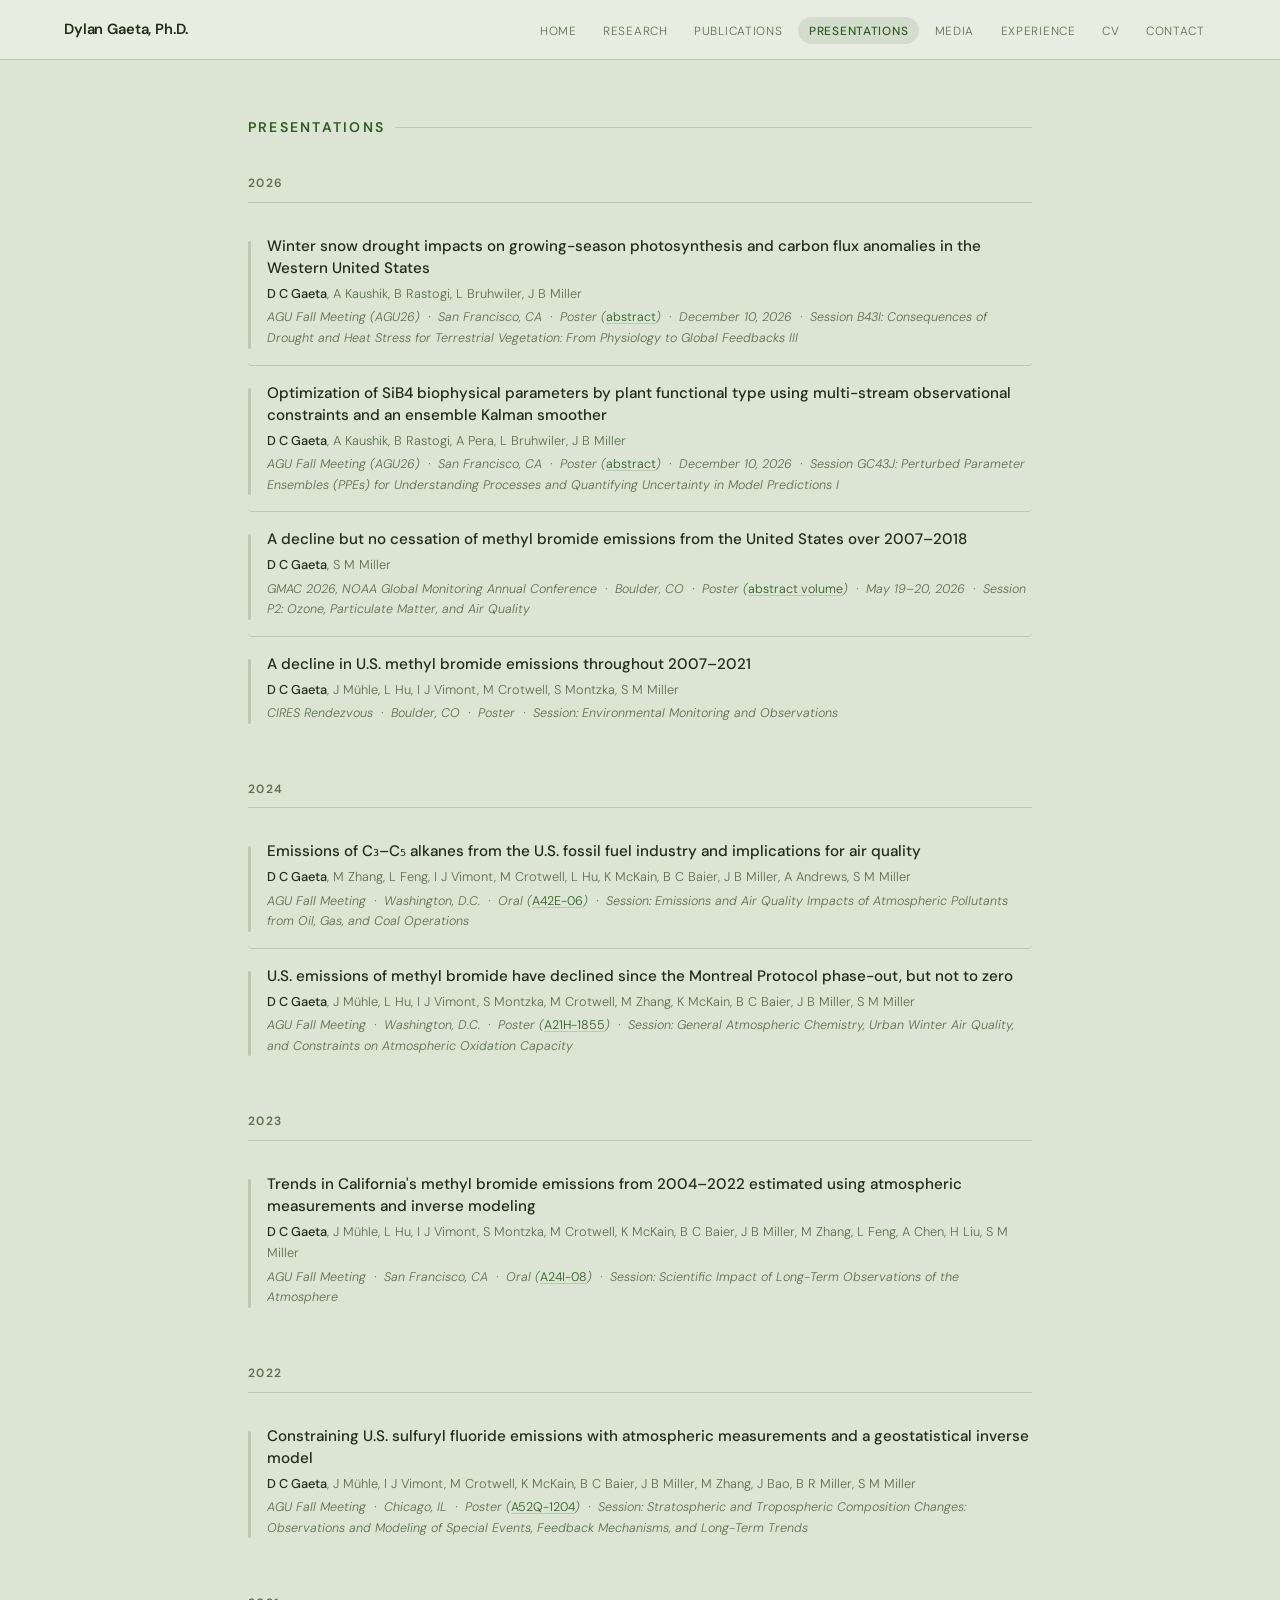
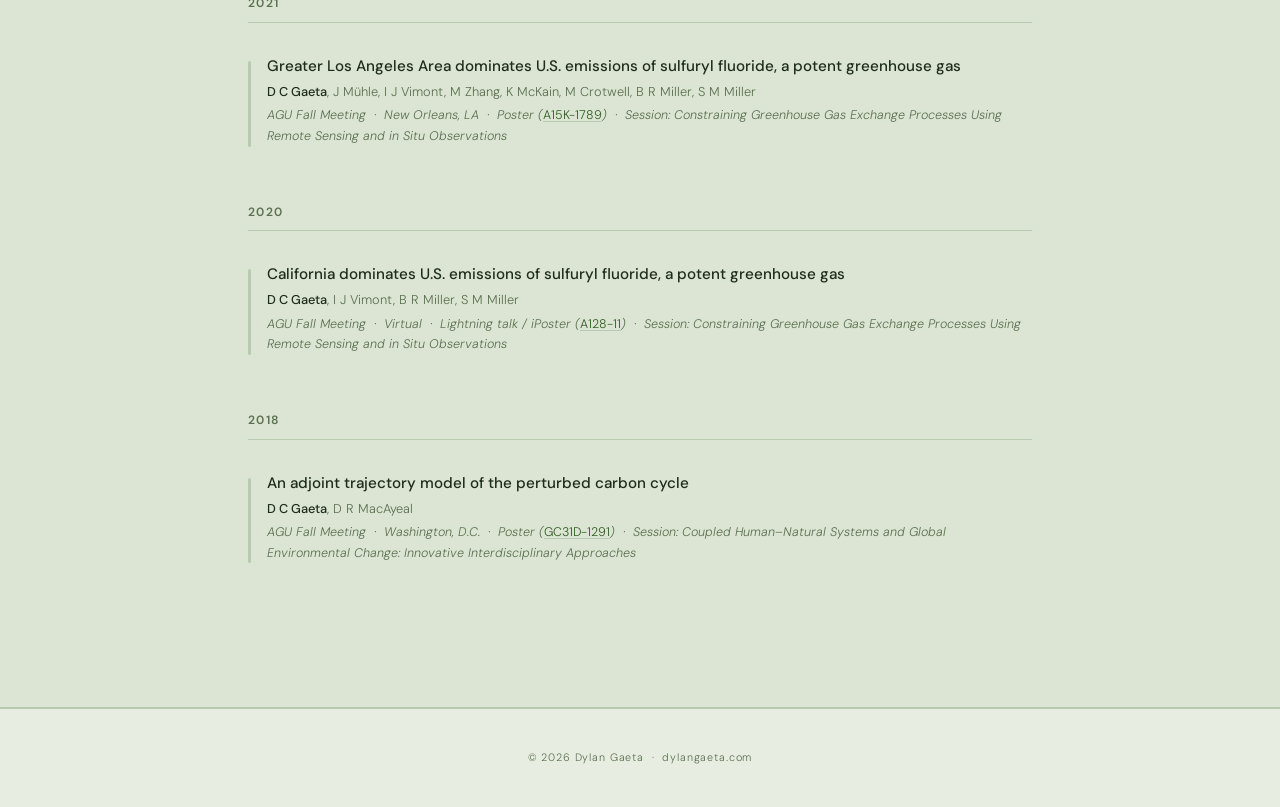
<file: presentations.html>
<!DOCTYPE html>
<html lang="en">
<head>
  <meta charset="UTF-8" />
  <meta name="viewport" content="width=device-width, initial-scale=1.0" />
  <title>Presentations — Dylan Gaeta, Ph.D.</title>

  <meta name="description" content="Conference presentations by Dylan Gaeta, Ph.D., including AGU Fall Meeting talks and posters on trace gas emissions and inverse modeling." />
  <meta name="author" content="Dylan Gaeta" />
  <link rel="canonical" href="https://dylangaeta.com/presentations.html" />

  <meta property="og:type" content="website" />
  <meta property="og:title" content="Presentations — Dylan Gaeta, Ph.D." />
  <meta property="og:description" content="Conference presentations by Dylan Gaeta, Ph.D., including AGU Fall Meeting talks and posters on trace gas emissions and inverse modeling." />
  <meta property="og:url" content="https://dylangaeta.com/presentations.html" />
  <meta property="og:image" content="https://dylangaeta.com/uploads/Dylan.jpg" />

  <meta name="twitter:card" content="summary_large_image" />
  <meta name="twitter:title" content="Presentations — Dylan Gaeta, Ph.D." />
  <meta name="twitter:description" content="Conference presentations by Dylan Gaeta, Ph.D., including AGU Fall Meeting talks and posters on trace gas emissions and inverse modeling." />
  <meta name="twitter:image" content="https://dylangaeta.com/uploads/Dylan.jpg" />

  <link rel="preconnect" href="https://fonts.googleapis.com" />
  <link rel="preconnect" href="https://fonts.gstatic.com" crossorigin />
  <link href="https://fonts.googleapis.com/css2?family=DM+Sans:ital,opsz,wght@0,9..40,300;0,9..40,400;0,9..40,500;0,9..40,600;0,9..40,700;1,9..40,300;1,9..40,400&family=DM+Serif+Display:ital@0;1&display=swap" rel="stylesheet" />
  <link rel="stylesheet" href="style.css?v=10" />

  <!-- Favicon -->
  <link rel="icon" type="image/x-icon" href="uploads/earth_favicon_suite/favicon.ico" />
  <link rel="icon" type="image/png" sizes="512x512" href="uploads/earth_favicon_suite/favicon-512x512.png" />
  <link rel="apple-touch-icon" sizes="180x180" href="uploads/earth_favicon_suite/apple-touch-icon.png" />
  <link rel="manifest" href="site.webmanifest" />
  <meta name="theme-color" content="#2e5c22" />
</head>
<body class="subpage">

<nav>
  <a class="nav-name" href="index.html">Dylan Gaeta, Ph.D.</a>
  <ul class="nav-links">
    <li><a href="index.html">Home</a></li>
    <li><a href="research.html">Research</a></li>
    <li><a href="publications.html">Publications</a></li>
    <li><a href="presentations.html" class="active">Presentations</a></li>
    <li><a href="media.html">Media</a></li>
    <li><a href="experience.html">Experience</a></li>
    <li><a href="cv.html">CV</a></li>
    <li><a href="index.html#contact">Contact</a></li>
  </ul>
</nav>

<section id="presentations">
  <div class="wrap">
    <span class="eyebrow fade-up">Presentations</span>

    <div class="pub-group fade-up">
      <div class="pub-yr">2026</div>
      <div class="pub-item">
        <div class="pub-bar"></div>
        <div>
          <p class="pub-title">Winter snow drought impacts on growing-season photosynthesis and carbon flux anomalies in the Western United States</p>
          <p class="pub-authors"><strong>D C Gaeta</strong>, A Kaushik, B Rastogi, L Bruhwiler, J B Miller</p>
          <p class="pub-venue">AGU Fall Meeting (AGU26) &nbsp;·&nbsp; San Francisco, CA &nbsp;·&nbsp; Poster (<a class="pub-link" href="https://agu.confex.com/agu/agu26/meetingapp.cgi/Paper/2085961" target="_blank" rel="noopener">abstract</a>) &nbsp;·&nbsp; December 10, 2026 &nbsp;·&nbsp; Session B43I: Consequences of Drought and Heat Stress for Terrestrial Vegetation: From Physiology to Global Feedbacks III</p>
        </div>
      </div>
      <div class="pub-item">
        <div class="pub-bar"></div>
        <div>
          <p class="pub-title">Optimization of SiB4 biophysical parameters by plant functional type using multi-stream observational constraints and an ensemble Kalman smoother</p>
          <p class="pub-authors"><strong>D C Gaeta</strong>, A Kaushik, B Rastogi, A Pera, L Bruhwiler, J B Miller</p>
          <p class="pub-venue">AGU Fall Meeting (AGU26) &nbsp;·&nbsp; San Francisco, CA &nbsp;·&nbsp; Poster (<a class="pub-link" href="https://agu.confex.com/agu/agu26/meetingapp.cgi/Paper/2095844" target="_blank" rel="noopener">abstract</a>) &nbsp;·&nbsp; December 10, 2026 &nbsp;·&nbsp; Session GC43J: Perturbed Parameter Ensembles (PPEs) for Understanding Processes and Quantifying Uncertainty in Model Predictions I</p>
        </div>
      </div>
      <div class="pub-item">
        <div class="pub-bar"></div>
        <div>
          <p class="pub-title">A decline but no cessation of methyl bromide emissions from the United States over 2007–2018</p>
          <p class="pub-authors"><strong>D C Gaeta</strong>, S M Miller</p>
          <p class="pub-venue">GMAC 2026, NOAA Global Monitoring Annual Conference &nbsp;·&nbsp; Boulder, CO &nbsp;·&nbsp; Poster (<a class="pub-link" href="https://gml.noaa.gov/gmac/GMAC_2026_Abstract_Volume_v5_20260511.pdf" target="_blank" rel="noopener">abstract volume</a>) &nbsp;·&nbsp; May 19–20, 2026 &nbsp;·&nbsp; Session P2: Ozone, Particulate Matter, and Air Quality</p>
        </div>
      </div>
      <div class="pub-item">
        <div class="pub-bar"></div>
        <div>
          <p class="pub-title">A decline in U.S. methyl bromide emissions throughout 2007–2021</p>
          <p class="pub-authors"><strong>D C Gaeta</strong>, J Mühle, L Hu, I J Vimont, M Crotwell, S Montzka, S M Miller</p>
          <p class="pub-venue">CIRES Rendezvous &nbsp;·&nbsp; Boulder, CO &nbsp;·&nbsp; Poster &nbsp;·&nbsp; Session: Environmental Monitoring and Observations</p>
        </div>
      </div>
    </div>
    <div class="pub-group fade-up">
      <div class="pub-yr">2024</div>
      <div class="pub-item">
        <div class="pub-bar"></div>
        <div>
          <p class="pub-title">Emissions of C&#8323;–C&#8325; alkanes from the U.S. fossil fuel industry and implications for air quality</p>
          <p class="pub-authors"><strong>D C Gaeta</strong>, M Zhang, L Feng, I J Vimont, M Crotwell, L Hu, K McKain, B C Baier, J B Miller, A Andrews, S M Miller</p>
          <p class="pub-venue">AGU Fall Meeting &nbsp;·&nbsp; Washington, D.C. &nbsp;·&nbsp; Oral (<a class="pub-link" href="https://agu.confex.com/agu/agu24/meetingapp.cgi/Paper/1696310" target="_blank" rel="noopener">A42E-06</a>) &nbsp;·&nbsp; Session: Emissions and Air Quality Impacts of Atmospheric Pollutants from Oil, Gas, and Coal Operations</p>
        </div>
      </div>
      <div class="pub-item">
        <div class="pub-bar"></div>
        <div>
          <p class="pub-title">U.S. emissions of methyl bromide have declined since the Montreal Protocol phase-out, but not to zero</p>
          <p class="pub-authors"><strong>D C Gaeta</strong>, J Mühle, L Hu, I J Vimont, S Montzka, M Crotwell, M Zhang, K McKain, B C Baier, J B Miller, S M Miller</p>
          <p class="pub-venue">AGU Fall Meeting &nbsp;·&nbsp; Washington, D.C. &nbsp;·&nbsp; Poster (<a class="pub-link" href="https://agu.confex.com/agu/agu24/meetingapp.cgi/Paper/1695115" target="_blank" rel="noopener">A21H-1855</a>) &nbsp;·&nbsp; Session: General Atmospheric Chemistry, Urban Winter Air Quality, and Constraints on Atmospheric Oxidation Capacity</p>
        </div>
      </div>
    </div>
    <div class="pub-group fade-up">
      <div class="pub-yr">2023</div>
      <div class="pub-item">
        <div class="pub-bar"></div>
        <div>
          <p class="pub-title">Trends in California's methyl bromide emissions from 2004–2022 estimated using atmospheric measurements and inverse modeling</p>
          <p class="pub-authors"><strong>D C Gaeta</strong>, J Mühle, L Hu, I J Vimont, S Montzka, M Crotwell, K McKain, B C Baier, J B Miller, M Zhang, L Feng, A Chen, H Liu, S M Miller</p>
          <p class="pub-venue">AGU Fall Meeting &nbsp;·&nbsp; San Francisco, CA &nbsp;·&nbsp; Oral (<a class="pub-link" href="https://agu.confex.com/agu/fm23/meetingapp.cgi/Paper/1443955" target="_blank" rel="noopener">A24I-08</a>) &nbsp;·&nbsp; Session: Scientific Impact of Long-Term Observations of the Atmosphere</p>
        </div>
      </div>
    </div>
    <div class="pub-group fade-up">
      <div class="pub-yr">2022</div>
      <div class="pub-item">
        <div class="pub-bar"></div>
        <div>
          <p class="pub-title">Constraining U.S. sulfuryl fluoride emissions with atmospheric measurements and a geostatistical inverse model</p>
          <p class="pub-authors"><strong>D C Gaeta</strong>, J Mühle, I J Vimont, M Crotwell, K McKain, B C Baier, J B Miller, M Zhang, J Bao, B R Miller, S M Miller</p>
          <p class="pub-venue">AGU Fall Meeting &nbsp;·&nbsp; Chicago, IL &nbsp;·&nbsp; Poster (<a class="pub-link" href="https://agu.confex.com/agu/fm22/meetingapp.cgi/Paper/1067316" target="_blank" rel="noopener">A52Q-1204</a>) &nbsp;·&nbsp; Session: Stratospheric and Tropospheric Composition Changes: Observations and Modeling of Special Events, Feedback Mechanisms, and Long-Term Trends</p>
        </div>
      </div>
    </div>
    <div class="pub-group fade-up">
      <div class="pub-yr">2021</div>
      <div class="pub-item">
        <div class="pub-bar"></div>
        <div>
          <p class="pub-title">Greater Los Angeles Area dominates U.S. emissions of sulfuryl fluoride, a potent greenhouse gas</p>
          <p class="pub-authors"><strong>D C Gaeta</strong>, J Mühle, I J Vimont, M Zhang, K McKain, M Crotwell, B R Miller, S M Miller</p>
          <p class="pub-venue">AGU Fall Meeting &nbsp;·&nbsp; New Orleans, LA &nbsp;·&nbsp; Poster (<a class="pub-link" href="https://agu.confex.com/agu/fm21/meetingapp.cgi/Paper/821026" target="_blank" rel="noopener">A15K-1789</a>) &nbsp;·&nbsp; Session: Constraining Greenhouse Gas Exchange Processes Using Remote Sensing and in Situ Observations</p>
        </div>
      </div>
    </div>
    <div class="pub-group fade-up">
      <div class="pub-yr">2020</div>
      <div class="pub-item">
        <div class="pub-bar"></div>
        <div>
          <p class="pub-title">California dominates U.S. emissions of sulfuryl fluoride, a potent greenhouse gas</p>
          <p class="pub-authors"><strong>D C Gaeta</strong>, I J Vimont, B R Miller, S M Miller</p>
          <p class="pub-venue">AGU Fall Meeting &nbsp;·&nbsp; Virtual &nbsp;·&nbsp; Lightning talk / iPoster (<a class="pub-link" href="https://agu.confex.com/agu/fm20/meetingapp.cgi/Paper/708080" target="_blank" rel="noopener">A128-11</a>) &nbsp;·&nbsp; Session: Constraining Greenhouse Gas Exchange Processes Using Remote Sensing and in Situ Observations</p>
        </div>
      </div>
    </div>
    <div class="pub-group fade-up">
      <div class="pub-yr">2018</div>
      <div class="pub-item">
        <div class="pub-bar"></div>
        <div>
          <p class="pub-title">An adjoint trajectory model of the perturbed carbon cycle</p>
          <p class="pub-authors"><strong>D C Gaeta</strong>, D R MacAyeal</p>
          <p class="pub-venue">AGU Fall Meeting &nbsp;·&nbsp; Washington, D.C. &nbsp;·&nbsp; Poster (<a class="pub-link" href="https://ui.adsabs.harvard.edu/abs/2018AGUFMGC31D1291G/abstract" target="_blank" rel="noopener">GC31D-1291</a>) &nbsp;·&nbsp; Session: Coupled Human–Natural Systems and Global Environmental Change: Innovative Interdisciplinary Approaches</p>
        </div>
      </div>
    </div>
  </div>
</section>

<footer>
  &copy; 2026 Dylan Gaeta &nbsp;·&nbsp; dylangaeta.com
</footer>

<script src="script.js?v=3"></script>
</body>
</html>
</file>
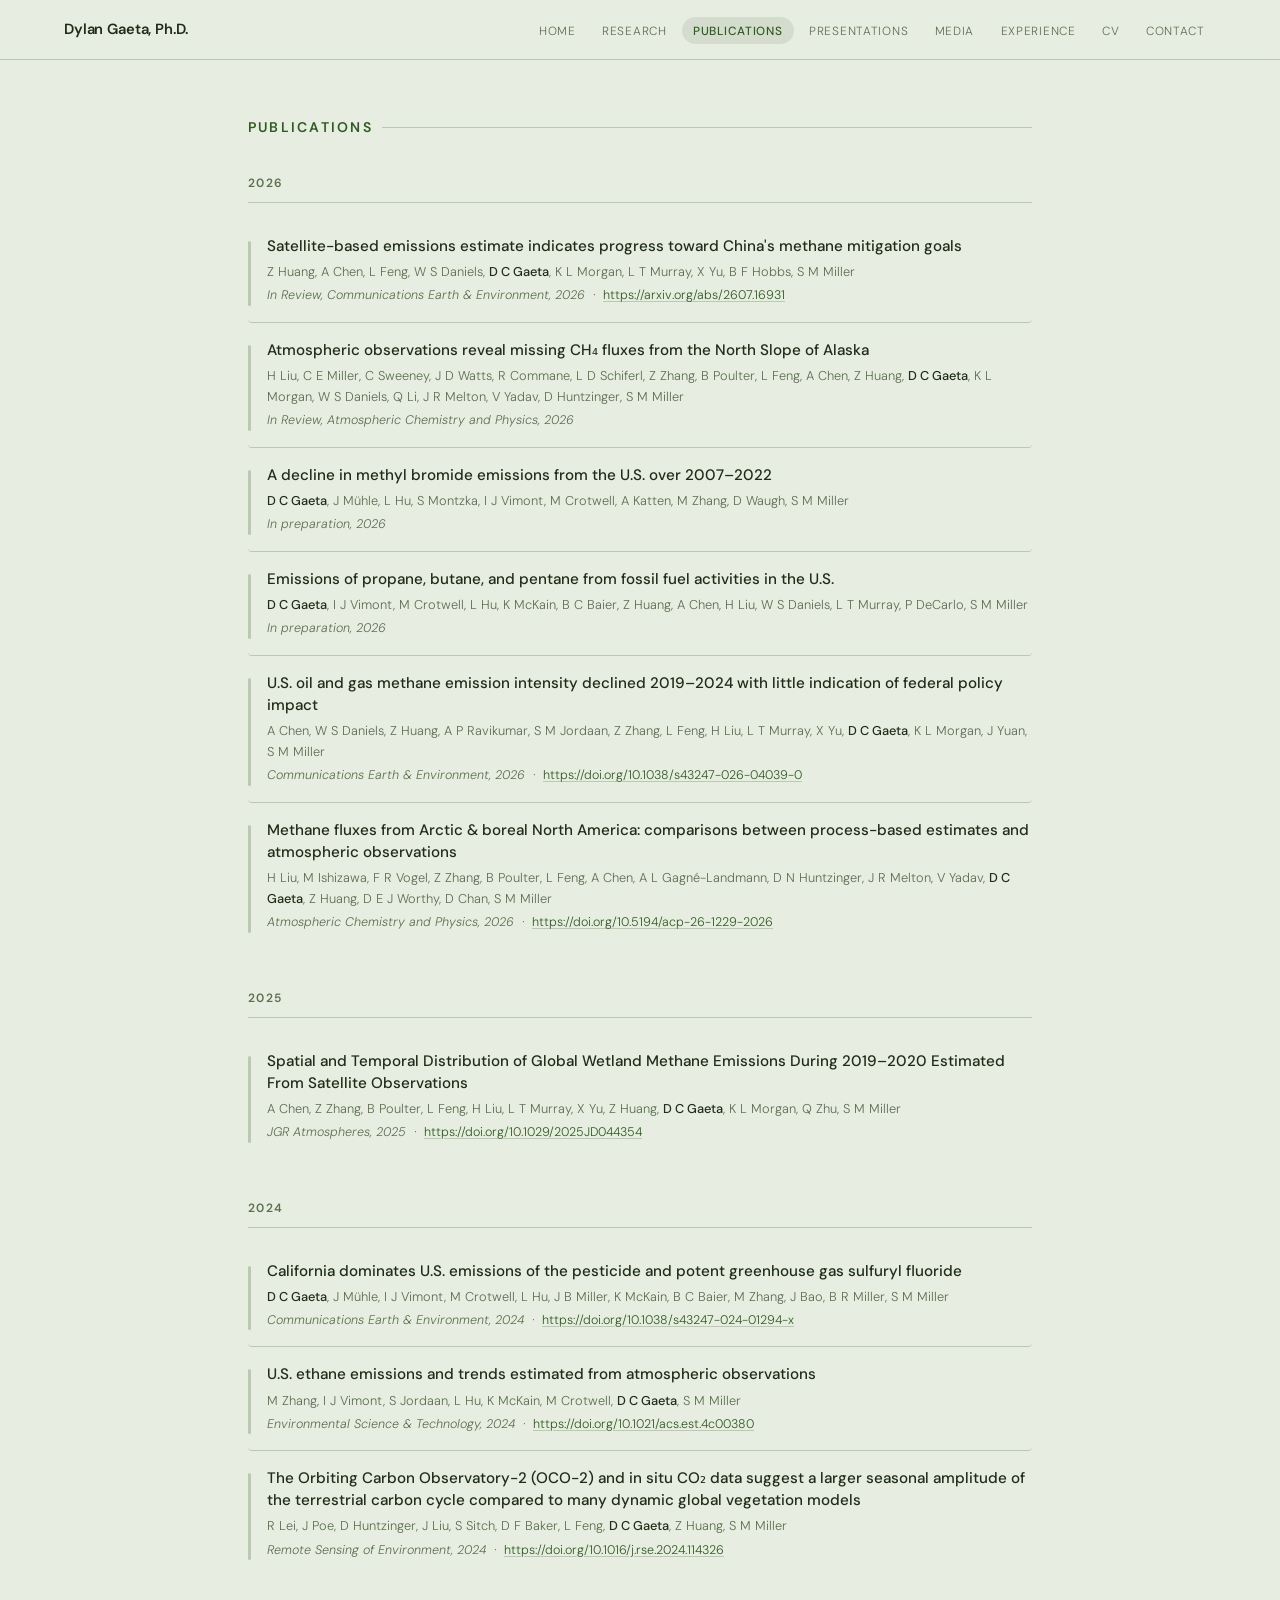
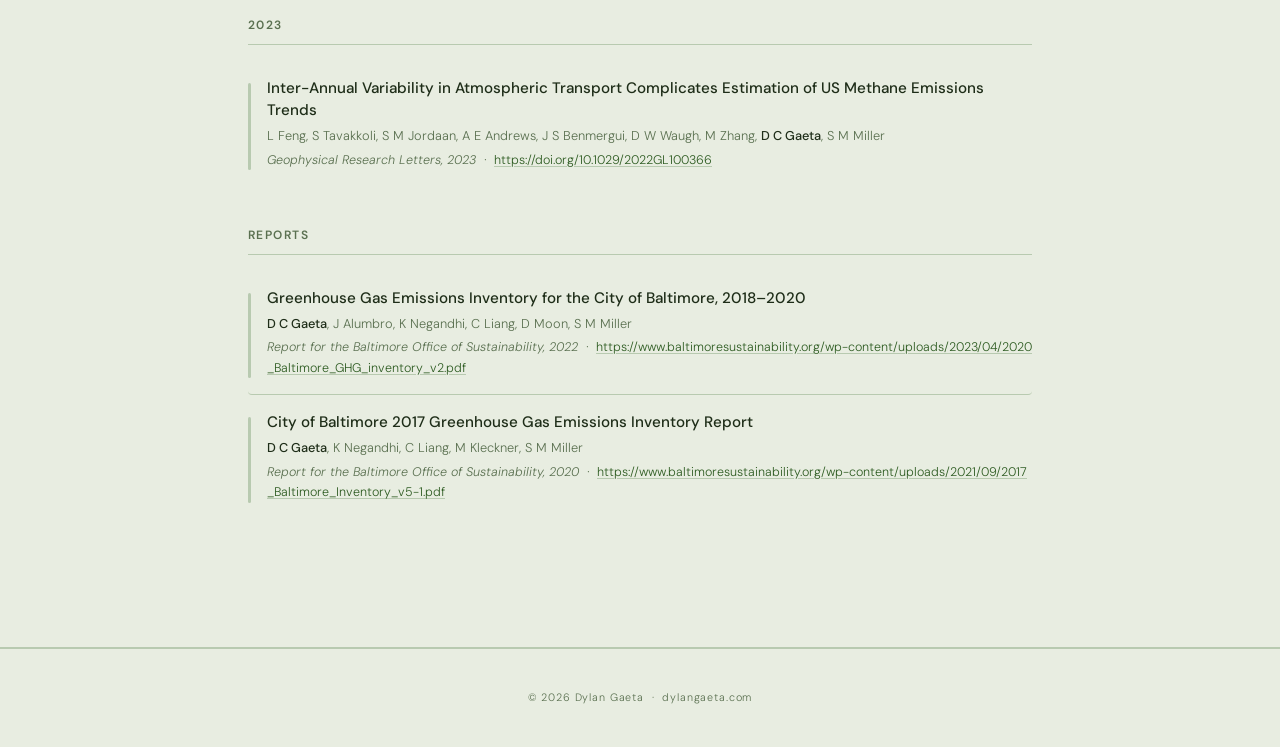
<file: publications.html>
<!DOCTYPE html>
<html lang="en">
<head>
  <meta charset="UTF-8" />
  <meta name="viewport" content="width=device-width, initial-scale=1.0" />
  <title>Publications — Dylan Gaeta, Ph.D.</title>

  <meta name="description" content="Publications by Dylan Gaeta, Ph.D. on greenhouse gas emissions, methane, sulfuryl fluoride, ozone-depleting substances, and inverse modeling." />
  <meta name="author" content="Dylan Gaeta" />
  <link rel="canonical" href="https://dylangaeta.com/publications.html" />

  <meta property="og:type" content="website" />
  <meta property="og:title" content="Publications — Dylan Gaeta, Ph.D." />
  <meta property="og:description" content="Publications by Dylan Gaeta, Ph.D. on greenhouse gas emissions, methane, sulfuryl fluoride, ozone-depleting substances, and inverse modeling." />
  <meta property="og:url" content="https://dylangaeta.com/publications.html" />
  <meta property="og:image" content="https://dylangaeta.com/uploads/Dylan.jpg" />

  <meta name="twitter:card" content="summary_large_image" />
  <meta name="twitter:title" content="Publications — Dylan Gaeta, Ph.D." />
  <meta name="twitter:description" content="Publications by Dylan Gaeta, Ph.D. on greenhouse gas emissions, methane, sulfuryl fluoride, ozone-depleting substances, and inverse modeling." />
  <meta name="twitter:image" content="https://dylangaeta.com/uploads/Dylan.jpg" />

  <link rel="preconnect" href="https://fonts.googleapis.com" />
  <link rel="preconnect" href="https://fonts.gstatic.com" crossorigin />
  <link href="https://fonts.googleapis.com/css2?family=DM+Sans:ital,opsz,wght@0,9..40,300;0,9..40,400;0,9..40,500;0,9..40,600;0,9..40,700;1,9..40,300;1,9..40,400&family=DM+Serif+Display:ital@0;1&display=swap" rel="stylesheet" />
  <link rel="stylesheet" href="style.css?v=10" />

  <!-- Favicon -->
  <link rel="icon" type="image/x-icon" href="uploads/earth_favicon_suite/favicon.ico" />
  <link rel="icon" type="image/png" sizes="512x512" href="uploads/earth_favicon_suite/favicon-512x512.png" />
  <link rel="apple-touch-icon" sizes="180x180" href="uploads/earth_favicon_suite/apple-touch-icon.png" />
  <link rel="manifest" href="site.webmanifest" />
  <meta name="theme-color" content="#2e5c22" />
</head>
<body class="subpage">

<nav>
  <a class="nav-name" href="index.html">Dylan Gaeta, Ph.D.</a>
  <ul class="nav-links">
    <li><a href="index.html">Home</a></li>
    <li><a href="research.html">Research</a></li>
    <li><a href="publications.html" class="active">Publications</a></li>
    <li><a href="presentations.html">Presentations</a></li>
    <li><a href="media.html">Media</a></li>
    <li><a href="experience.html">Experience</a></li>
    <li><a href="cv.html">CV</a></li>
    <li><a href="index.html#contact">Contact</a></li>
  </ul>
</nav>

<section id="publications">
  <div class="wrap">
    <span class="eyebrow fade-up">Publications</span>

    <div class="pub-group fade-up">
      <div class="pub-yr">2026</div>
      <div class="pub-item">
        <div class="pub-bar"></div>
        <div>
          <p class="pub-title">Satellite-based emissions estimate indicates progress toward China's methane mitigation goals</p>
          <p class="pub-authors">Z Huang, A Chen, L Feng, W S Daniels, <strong>D C Gaeta</strong>, K L Morgan, L T Murray, X Yu, B F Hobbs, S M Miller</p>
          <p class="pub-venue">In Review, Communications Earth &amp; Environment, 2026 &nbsp;·&nbsp; <a class="pub-link" href="https://arxiv.org/abs/2607.16931" target="_blank">https://arxiv.org/abs/2607.16931</a></p>
        </div>
      </div>
      <div class="pub-item">
        <div class="pub-bar"></div>
        <div>
          <p class="pub-title">Atmospheric observations reveal missing CH&#8324; fluxes from the North Slope of Alaska</p>
          <p class="pub-authors">H Liu, C E Miller, C Sweeney, J D Watts, R Commane, L D Schiferl, Z Zhang, B Poulter, L Feng, A Chen, Z Huang, <strong>D C Gaeta</strong>, K L Morgan, W S Daniels, Q Li, J R Melton, V Yadav, D Huntzinger, S M Miller</p>
          <p class="pub-venue">In Review, Atmospheric Chemistry and Physics, 2026</p>
        </div>
      </div>
      <div class="pub-item">
        <div class="pub-bar"></div>
        <div>
          <p class="pub-title">A decline in methyl bromide emissions from the U.S. over 2007–2022</p>
          <p class="pub-authors"><strong>D C Gaeta</strong>, J Mühle, L Hu, S Montzka, I J Vimont, M Crotwell, A Katten, M Zhang, D Waugh, S M Miller</p>
          <p class="pub-venue"><em>In preparation</em>, 2026</p>
        </div>
      </div>
      <div class="pub-item">
        <div class="pub-bar"></div>
        <div>
          <p class="pub-title">Emissions of propane, butane, and pentane from fossil fuel activities in the U.S.</p>
          <p class="pub-authors"><strong>D C Gaeta</strong>, I J Vimont, M Crotwell, L Hu, K McKain, B C Baier, Z Huang, A Chen, H Liu, W S Daniels, L T Murray, P DeCarlo, S M Miller</p>
          <p class="pub-venue">In preparation, 2026</p>
        </div>
      </div>
      <div class="pub-item">
        <div class="pub-bar"></div>
        <div>
          <p class="pub-title">U.S. oil and gas methane emission intensity declined 2019–2024 with little indication of federal policy impact</p>
          <p class="pub-authors">A Chen, W S Daniels, Z Huang, A P Ravikumar, S M Jordaan, Z Zhang, L Feng, H Liu, L T Murray, X Yu, <strong>D C Gaeta</strong>, K L Morgan, J Yuan, S M Miller</p>
          <p class="pub-venue">Communications Earth &amp; Environment, 2026 &nbsp;·&nbsp; <a class="pub-link" href="https://doi.org/10.1038/s43247-026-04039-0" target="_blank">https://doi.org/10.1038/s43247-026-04039-0</a></p>
        </div>
      </div>
      <div class="pub-item">
        <div class="pub-bar"></div>
        <div>
          <p class="pub-title">Methane fluxes from Arctic &amp; boreal North America: comparisons between process-based estimates and atmospheric observations</p>
          <p class="pub-authors">H Liu, M Ishizawa, F R Vogel, Z Zhang, B Poulter, L Feng, A Chen, A L Gagné-Landmann, D N Huntzinger, J R Melton, V Yadav, <strong>D C Gaeta</strong>, Z Huang, D E J Worthy, D Chan, S M Miller</p>
          <p class="pub-venue">Atmospheric Chemistry and Physics, 2026 &nbsp;·&nbsp; <a class="pub-link" href="https://doi.org/10.5194/acp-26-1229-2026" target="_blank">https://doi.org/10.5194/acp-26-1229-2026</a></p>
        </div>
      </div>
    </div>

    <div class="pub-group fade-up">
      <div class="pub-yr">2025</div>
      <div class="pub-item">
        <div class="pub-bar"></div>
        <div>
          <p class="pub-title">Spatial and Temporal Distribution of Global Wetland Methane Emissions During 2019–2020 Estimated From Satellite Observations</p>
          <p class="pub-authors">A Chen, Z Zhang, B Poulter, L Feng, H Liu, L T Murray, X Yu, Z Huang, <strong>D C Gaeta</strong>, K L Morgan, Q Zhu, S M Miller</p>
          <p class="pub-venue">JGR Atmospheres, 2025 &nbsp;·&nbsp; <a class="pub-link" href="https://doi.org/10.1029/2025JD044354" target="_blank">https://doi.org/10.1029/2025JD044354</a></p>
        </div>
      </div>
    </div>

    <div class="pub-group fade-up">
      <div class="pub-yr">2024</div>
      <div class="pub-item">
        <div class="pub-bar"></div>
        <div>
          <p class="pub-title">California dominates U.S. emissions of the pesticide and potent greenhouse gas sulfuryl fluoride</p>
          <p class="pub-authors"><strong>D C Gaeta</strong>, J Mühle, I J Vimont, M Crotwell, L Hu, J B Miller, K McKain, B C Baier, M Zhang, J Bao, B R Miller, S M Miller</p>
          <p class="pub-venue">Communications Earth &amp; Environment, 2024 &nbsp;·&nbsp; <a class="pub-link" href="https://doi.org/10.1038/s43247-024-01294-x" target="_blank">https://doi.org/10.1038/s43247-024-01294-x</a></p>
        </div>
      </div>
      <div class="pub-item">
        <div class="pub-bar"></div>
        <div>
          <p class="pub-title">U.S. ethane emissions and trends estimated from atmospheric observations</p>
          <p class="pub-authors">M Zhang, I J Vimont, S Jordaan, L Hu, K McKain, M Crotwell, <strong>D C Gaeta</strong>, S M Miller</p>
          <p class="pub-venue">Environmental Science &amp; Technology, 2024 &nbsp;·&nbsp; <a class="pub-link" href="https://doi.org/10.1021/acs.est.4c00380" target="_blank">https://doi.org/10.1021/acs.est.4c00380</a></p>
        </div>
      </div>
      <div class="pub-item">
        <div class="pub-bar"></div>
        <div>
          <p class="pub-title">The Orbiting Carbon Observatory-2 (OCO-2) and in situ CO&#8322; data suggest a larger seasonal amplitude of the terrestrial carbon cycle compared to many dynamic global vegetation models</p>
          <p class="pub-authors">R Lei, J Poe, D Huntzinger, J Liu, S Sitch, D F Baker, L Feng, <strong>D C Gaeta</strong>, Z Huang, S M Miller</p>
          <p class="pub-venue">Remote Sensing of Environment, 2024 &nbsp;·&nbsp; <a class="pub-link" href="https://doi.org/10.1016/j.rse.2024.114326" target="_blank">https://doi.org/10.1016/j.rse.2024.114326</a></p>
        </div>
      </div>
    </div>

    <div class="pub-group fade-up">
      <div class="pub-yr">2023</div>
      <div class="pub-item">
        <div class="pub-bar"></div>
        <div>
          <p class="pub-title">Inter-Annual Variability in Atmospheric Transport Complicates Estimation of US Methane Emissions Trends</p>
          <p class="pub-authors">L Feng, S Tavakkoli, S M Jordaan, A E Andrews, J S Benmergui, D W Waugh, M Zhang, <strong>D C Gaeta</strong>, S M Miller</p>
          <p class="pub-venue">Geophysical Research Letters, 2023 &nbsp;·&nbsp; <a class="pub-link" href="https://doi.org/10.1029/2022GL100366" target="_blank">https://doi.org/10.1029/2022GL100366</a></p>
        </div>
      </div>
    </div>

    <div class="pub-group fade-up">
      <div class="pub-yr">Reports</div>
      <div class="pub-item">
        <div class="pub-bar"></div>
        <div>
          <p class="pub-title">Greenhouse Gas Emissions Inventory for the City of Baltimore, 2018–2020</p>
          <p class="pub-authors"><strong>D C Gaeta</strong>, J Alumbro, K Negandhi, C Liang, D Moon, S M Miller</p>
          <p class="pub-venue">Report for the Baltimore Office of Sustainability, 2022 &nbsp;·&nbsp; <a class="pub-link" href="https://www.baltimoresustainability.org/wp-content/uploads/2023/04/2020_Baltimore_GHG_inventory_v2.pdf" target="_blank">https://www.baltimoresustainability.org/wp-content/uploads/2023/04/2020_Baltimore_GHG_inventory_v2.pdf</a></p>
        </div>
      </div>
      <div class="pub-item">
        <div class="pub-bar"></div>
        <div>
          <p class="pub-title">City of Baltimore 2017 Greenhouse Gas Emissions Inventory Report</p>
          <p class="pub-authors"><strong>D C Gaeta</strong>, K Negandhi, C Liang, M Kleckner, S M Miller</p>
          <p class="pub-venue">Report for the Baltimore Office of Sustainability, 2020 &nbsp;·&nbsp; <a class="pub-link" href="https://www.baltimoresustainability.org/wp-content/uploads/2021/09/2017_Baltimore_Inventory_v5-1.pdf" target="_blank">https://www.baltimoresustainability.org/wp-content/uploads/2021/09/2017_Baltimore_Inventory_v5-1.pdf</a></p>
        </div>
      </div>
    </div>
  </div>
</section>

<footer>
  &copy; 2026 Dylan Gaeta &nbsp;·&nbsp; dylangaeta.com
</footer>

<script src="script.js?v=3"></script>
</body>
</html>
</file>
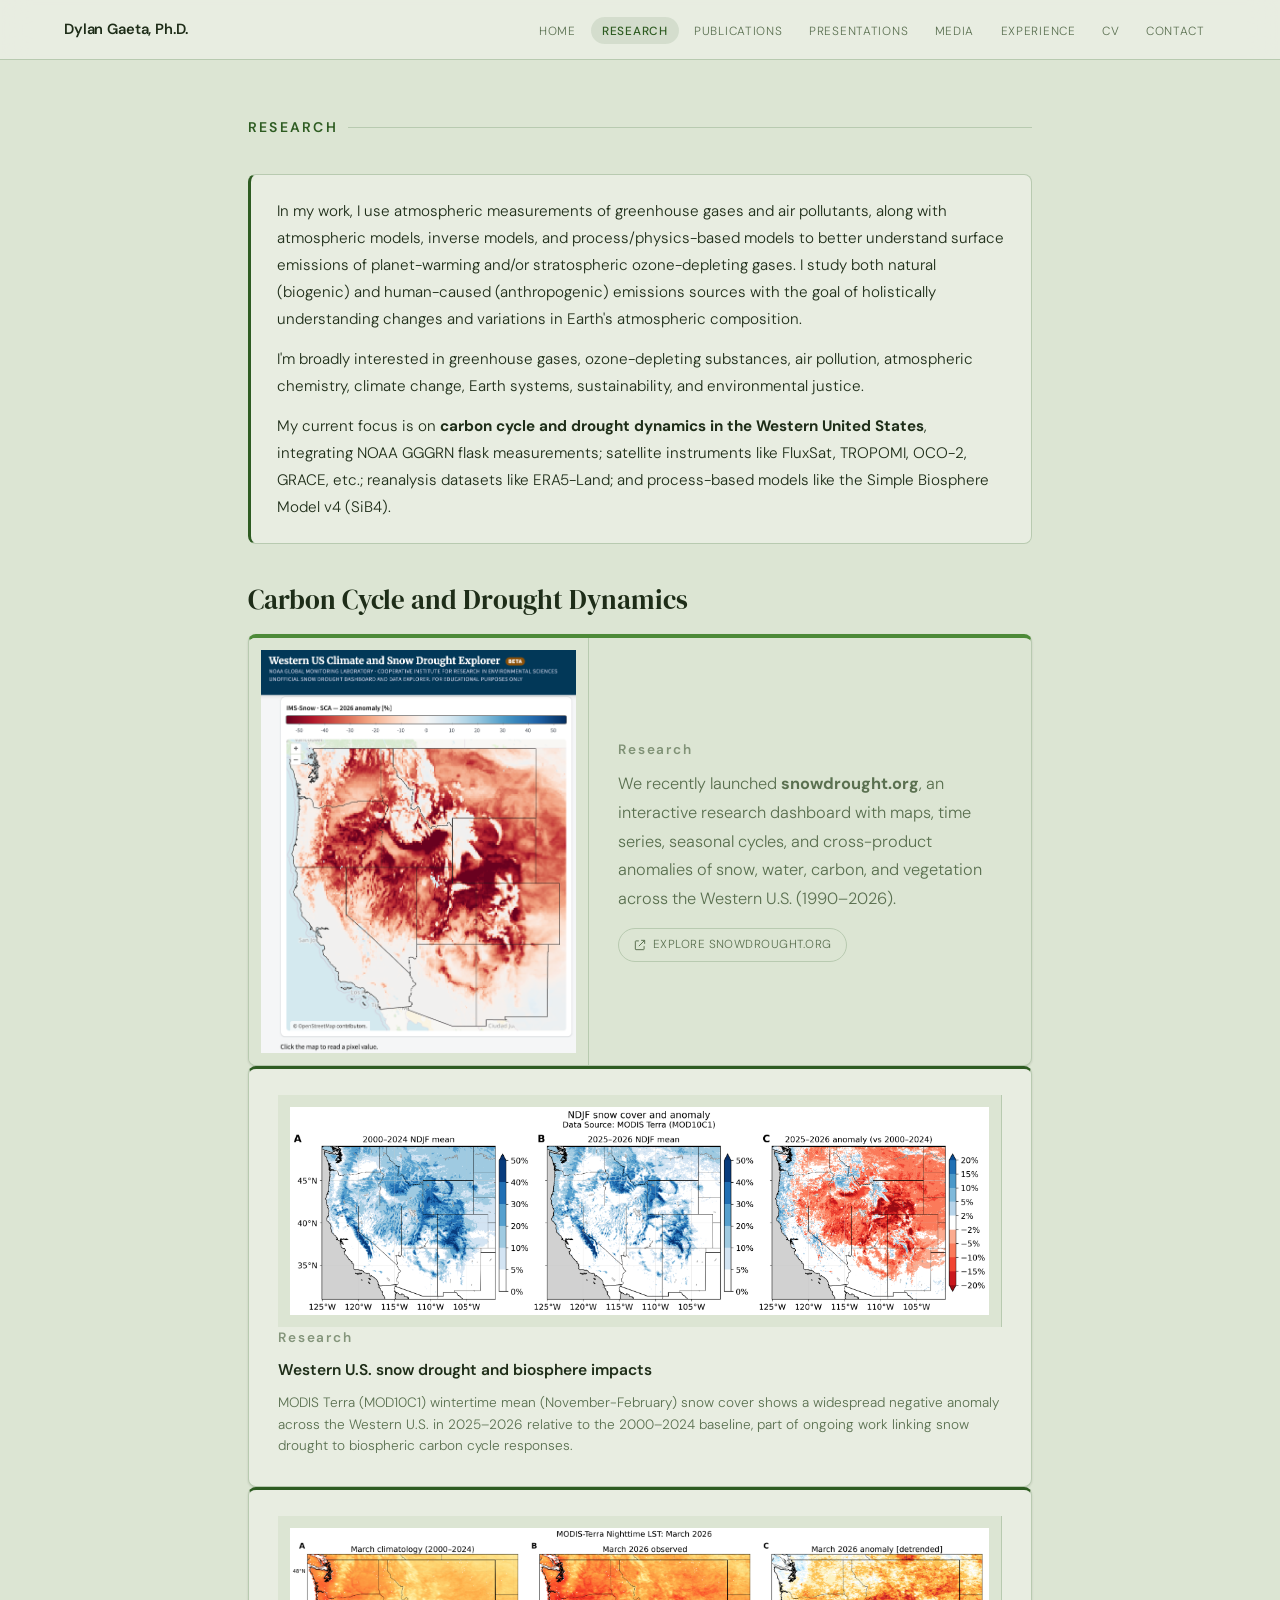
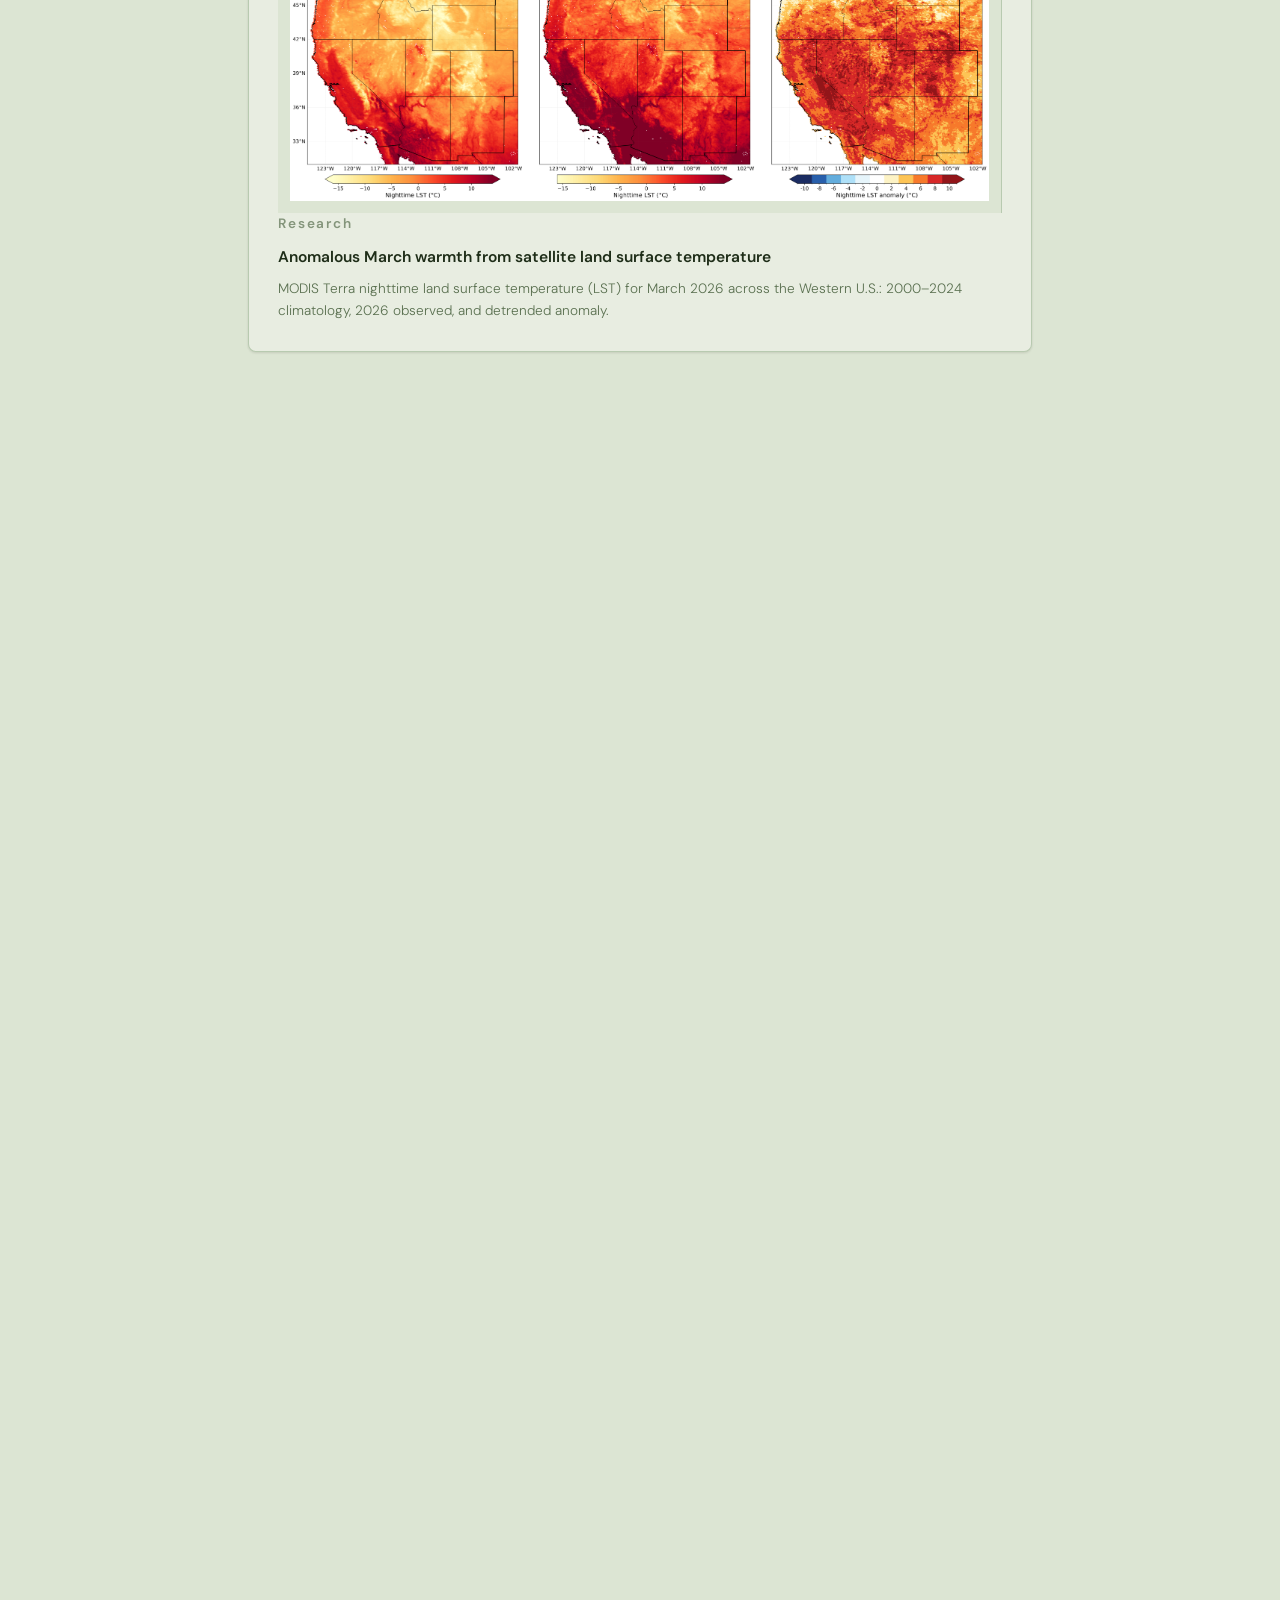
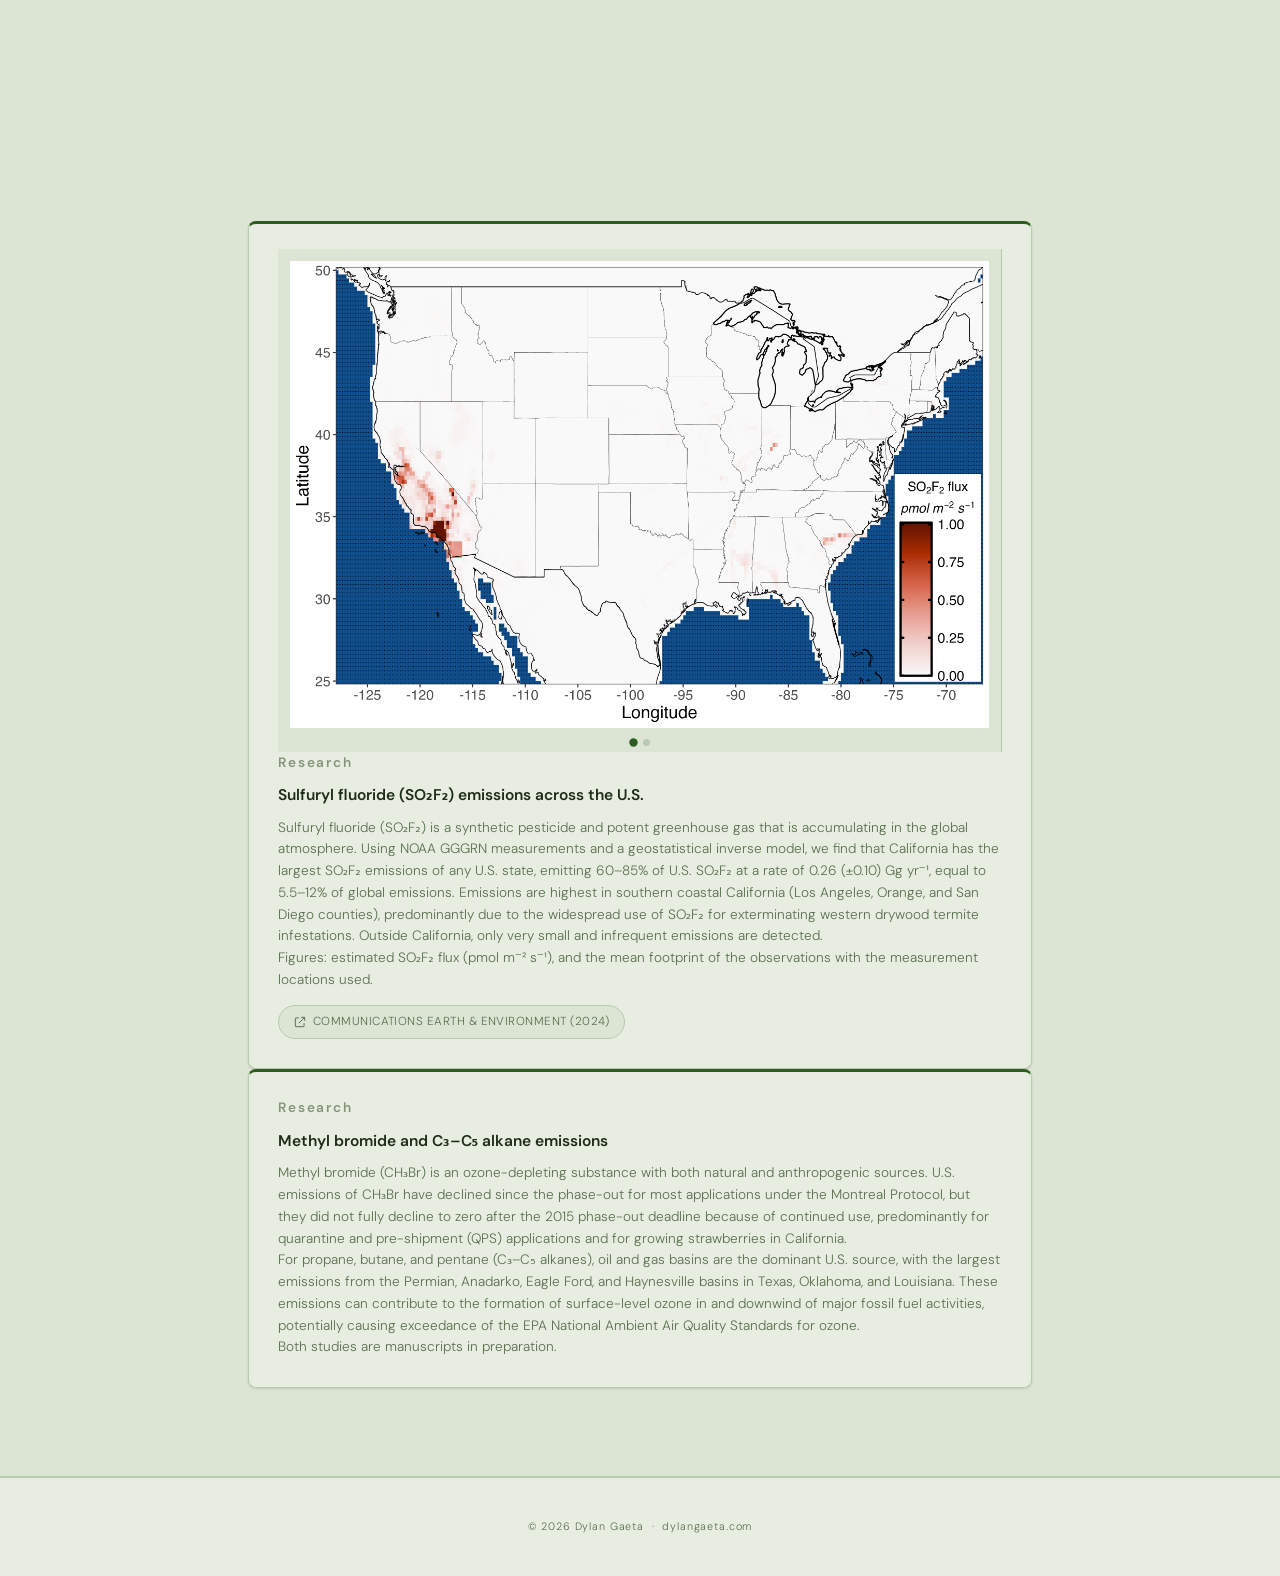
<file: research.html>
<!DOCTYPE html>
<html lang="en">
<head>
  <meta charset="UTF-8" />
  <meta name="viewport" content="width=device-width, initial-scale=1.0" />
  <title>Research — Dylan Gaeta, Ph.D.</title>

  <meta name="description" content="Research by Dylan Gaeta, Ph.D.: carbon cycle and drought dynamics in the Western U.S. and regional inverse modeling of trace gas emissions (sulfuryl fluoride, methyl bromide, C3–C5 alkanes)." />
  <meta name="author" content="Dylan Gaeta" />
  <link rel="canonical" href="https://dylangaeta.com/research.html" />

  <meta property="og:type" content="website" />
  <meta property="og:title" content="Research — Dylan Gaeta, Ph.D." />
  <meta property="og:description" content="Research by Dylan Gaeta, Ph.D.: carbon cycle and drought dynamics in the Western U.S. and regional inverse modeling of trace gas emissions (sulfuryl fluoride, methyl bromide, C3–C5 alkanes)." />
  <meta property="og:url" content="https://dylangaeta.com/research.html" />
  <meta property="og:image" content="https://dylangaeta.com/uploads/Dylan.jpg" />

  <meta name="twitter:card" content="summary_large_image" />
  <meta name="twitter:title" content="Research — Dylan Gaeta, Ph.D." />
  <meta name="twitter:description" content="Research by Dylan Gaeta, Ph.D.: carbon cycle and drought dynamics in the Western U.S. and regional inverse modeling of trace gas emissions (sulfuryl fluoride, methyl bromide, C3–C5 alkanes)." />
  <meta name="twitter:image" content="https://dylangaeta.com/uploads/Dylan.jpg" />

  <link rel="preconnect" href="https://fonts.googleapis.com" />
  <link rel="preconnect" href="https://fonts.gstatic.com" crossorigin />
  <link href="https://fonts.googleapis.com/css2?family=DM+Sans:ital,opsz,wght@0,9..40,300;0,9..40,400;0,9..40,500;0,9..40,600;0,9..40,700;1,9..40,300;1,9..40,400&family=DM+Serif+Display:ital@0;1&display=swap" rel="stylesheet" />
  <link rel="stylesheet" href="style.css?v=10" />

  <!-- Favicon -->
  <link rel="icon" type="image/x-icon" href="uploads/earth_favicon_suite/favicon.ico" />
  <link rel="icon" type="image/png" sizes="512x512" href="uploads/earth_favicon_suite/favicon-512x512.png" />
  <link rel="apple-touch-icon" sizes="180x180" href="uploads/earth_favicon_suite/apple-touch-icon.png" />
  <link rel="manifest" href="site.webmanifest" />
  <meta name="theme-color" content="#2e5c22" />
</head>
<body class="subpage">

<nav>
  <a class="nav-name" href="index.html">Dylan Gaeta, Ph.D.</a>
  <ul class="nav-links">
    <li><a href="index.html">Home</a></li>
    <li><a href="research.html" class="active">Research</a></li>
    <li><a href="publications.html">Publications</a></li>
    <li><a href="presentations.html">Presentations</a></li>
    <li><a href="media.html">Media</a></li>
    <li><a href="experience.html">Experience</a></li>
    <li><a href="cv.html">CV</a></li>
    <li><a href="index.html#contact">Contact</a></li>
  </ul>
</nav>

<section id="research">
  <div class="wrap">
    <span class="eyebrow fade-up">Research</span>
    <div class="research-focus fade-up">
      <p>In my work, I use atmospheric measurements of greenhouse gases and air pollutants, along with atmospheric models, inverse models, and process/physics-based models to better understand surface emissions of planet-warming and/or stratospheric ozone-depleting gases. I study both natural (biogenic) and human-caused (anthropogenic) emissions sources with the goal of holistically understanding changes and variations in Earth's atmospheric composition.</p>
      <p>I'm broadly interested in greenhouse gases, ozone-depleting substances, air pollution, atmospheric chemistry, climate change, Earth systems, sustainability, and environmental justice.</p>
      <p>My current focus is on <strong>carbon cycle and drought dynamics in the Western United States</strong>, integrating NOAA GGGRN flask measurements; satellite instruments like FluxSat, TROPOMI, OCO-2, GRACE, etc.; reanalysis datasets like ERA5-Land; and process-based models like the Simple Biosphere Model v4 (SiB4).</p>
    </div>
    <h2 class="theme-head fade-up">Carbon Cycle and Drought Dynamics</h2>
    <div class="rc rc-feature rc-highlight fade-up">
      <div class="rc-fig">
        <img src="uploads/snowdrought_example.png" alt="Map of the IMS-Snow snow cover area (SCA) 2026 anomaly, in percent, across the Western U.S., from the Western US Climate and Snow Drought Explorer at snowdrought.org" />
      </div>
      <div class="rc-body">
        <p class="rc-num">Research</p>
        <p>We recently launched <strong>snowdrought.org</strong>, an interactive research dashboard with maps, time series, seasonal cycles, and cross-product anomalies of snow, water, carbon, and vegetation across the Western U.S. (1990–2026).</p>
        <a class="chip rc-link" href="https://snowdrought.org" target="_blank" rel="noopener"><svg class="chip-ico" viewBox="0 0 24 24" fill="none" stroke="currentColor" stroke-width="1.7" aria-hidden="true"><path d="M14 4h6v6"/><path d="M20 4 10 14"/><path d="M19 14v5a1 1 0 0 1-1 1H5a1 1 0 0 1-1-1V6a1 1 0 0 1 1-1h5"/></svg>Explore snowdrought.org</a>
      </div>
    </div>
    <div class="rc fade-up">
      <div class="rc-fig">
        <img src="uploads/maps_ndjf_anomaly_3panel.png" alt="Three-panel map of NDJF snow cover: 2000–2024 mean, 2025–2026 mean, and 2025–2026 anomaly across the Western U.S., from MODIS Terra" />
      </div>
      <div class="rc-body">
        <p class="rc-num">Research</p>
        <h3>Western U.S. snow drought and biosphere impacts</h3>
        <p>MODIS Terra (MOD10C1) wintertime mean (November-February) snow cover shows a widespread negative anomaly across the Western U.S. in 2025–2026 relative to the 2000–2024 baseline, part of ongoing work linking snow drought to biospheric carbon cycle responses.</p>
      </div>
    </div>
    <div class="rc fade-up">
      <div class="rc-fig">
        <img src="uploads/modis_lst_night_terra_detrend_2026_03_abc.png" alt="Three-panel map of MODIS Terra nighttime land surface temperature (LST) over the Western U.S. for March: 2000–2024 climatology, 2026 observed, and 2026 detrended anomaly" />
      </div>
      <div class="rc-body">
        <p class="rc-num">Research</p>
        <h3>Anomalous March warmth from satellite land surface temperature</h3>
        <p>MODIS Terra nighttime land surface temperature (LST) for March 2026 across the Western U.S.: 2000–2024 climatology, 2026 observed, and detrended anomaly.</p>
      </div>
    </div>
    <div class="rc fade-up">
      <div class="rc-fig">
        <img src="uploads/fluxsat_gpp_mam_2026_abc.png" alt="Three-panel map of FluxSat gross primary production (GPP) over the Western U.S. for March–May: 2000–2024 climatology, 2026 observed, and 2026 anomaly" />
      </div>
      <div class="rc-body">
        <p class="rc-num">Research</p>
        <h3>Spring vegetation productivity from satellite-based GPP</h3>
        <p>FluxSat gross primary production (GPP) for March–May 2026 across the Western U.S.: 2000–2024 climatology, 2026 observed, and anomaly.</p>
      </div>
    </div>
    <div class="rc fade-up">
      <div class="rc-fig rc-fig-multi">
        <div class="rc-fig-track">
          <img src="uploads/dominant_pft_NA.png" alt="Map of SiB4 dominant plant functional type (PFT) across North America" data-active="true" />
          <img src="uploads/pft_pie_wrf_GGGRN_GPP.png" alt="Map of NOAA GGGRN atmospheric measurement network mean WRF footprint sensitivity across North America, alongside a pie chart of GPP sensitivity by plant functional type" />
        </div>
        <div class="rc-fig-dots" role="tablist" aria-label="Figures">
          <button class="rc-fig-dot is-active" type="button" data-idx="0" aria-label="Figure 1"></button>
          <button class="rc-fig-dot" type="button" data-idx="1" aria-label="Figure 2"></button>
        </div>
      </div>
      <div class="rc-body">
        <p class="rc-num">Research</p>
        <h3>Land surface plant functional types (PFTs) and biosphere monitoring in SiB4</h3>
        <p>The Simple Biosphere Model v4 (SiB4) is a land surface model that simulates carbon, water, and energy exchange between vegetation and the atmosphere. Each grid cell contains a mix of PFTs; the map shows the single most abundant PFT per cell, revealing broad patterns across North America — evergreen needleleaf forest across the boreal north, C3 grass and shrub through the Intermountain West and Great Basin, winter wheat across the northern Great Plains, maize and soybean through the Corn Belt, C4 grassland across the southern Great Plains and Texas, deciduous broadleaf forest through the Midwest and East, and desert shrubland and bare ground across the Southwest.</p>
        <p>The NOAA GGGRN collects and measures flask samples across this same diversity of biomes, quantifying carbon dioxide (CO&#8322;), carbonyl sulfide (COS), and the isotopes ¹³C and ¹⁴C, which serve as tracers of photosynthesis, respiration, fossil fuel combustion, and biosphere drought response. In addition to satellite and remote sensing data, these trace gas measurements provide critical insight into both anthropogenic and biogenic drivers of atmospheric composition change.</p>
      </div>
    </div>

    <h2 class="theme-head fade-up">Inverse Modeling of Trace Gas Emissions</h2>
    <p class="theme-lead fade-up"><strong>Regional inverse modeling.</strong> During my Ph.D., I used high-precision NOAA GGGRN flask measurements and a geostatistical inverse model to estimate gridded emissions, temporal trends, and uncertainties of trace gases across the continental United States. This work reveals numerous discrepancies between top-down and bottom-up emissions estimates.</p>
    <div class="rc fade-up">
      <div class="rc-fig rc-fig-multi">
        <div class="rc-fig-track">
          <img src="uploads/so2f2_flux.png" alt="Map of estimated sulfuryl fluoride (SO2F2) flux, in pmol per square meter per second, across the contiguous U.S. from a geostatistical inverse model" data-active="true" />
          <img src="uploads/so2f2_foot.png" alt="Map of mean footprint by quintile across the U.S. with the locations of the aircraft, routine aircraft, and routine tower/surface observations used" />
        </div>
        <div class="rc-fig-dots" role="tablist" aria-label="Figures">
          <button class="rc-fig-dot is-active" type="button" data-idx="0" aria-label="Figure 1"></button>
          <button class="rc-fig-dot" type="button" data-idx="1" aria-label="Figure 2"></button>
        </div>
      </div>
      <div class="rc-body">
        <p class="rc-num">Research</p>
        <h3>Sulfuryl fluoride (SO&#8322;F&#8322;) emissions across the U.S.</h3>
        <p>Sulfuryl fluoride (SO&#8322;F&#8322;) is a synthetic pesticide and potent greenhouse gas that is accumulating in the global atmosphere. Using NOAA GGGRN measurements and a geostatistical inverse model, we find that California has the largest SO&#8322;F&#8322; emissions of any U.S. state, emitting 60–85% of U.S. SO&#8322;F&#8322; at a rate of 0.26 (±0.10) Gg yr&#8315;&#185;, equal to 5.5–12% of global emissions. Emissions are highest in southern coastal California (Los Angeles, Orange, and San Diego counties), predominantly due to the widespread use of SO&#8322;F&#8322; for exterminating western drywood termite infestations. Outside California, only very small and infrequent emissions are detected.</p>
        <p>Figures: estimated SO&#8322;F&#8322; flux (pmol m&#8315;&#178; s&#8315;&#185;), and the mean footprint of the observations with the measurement locations used.</p>
        <a class="chip rc-link" href="https://doi.org/10.1038/s43247-024-01294-x" target="_blank" rel="noopener"><svg class="chip-ico" viewBox="0 0 24 24" fill="none" stroke="currentColor" stroke-width="1.7" aria-hidden="true"><path d="M14 4h6v6"/><path d="M20 4 10 14"/><path d="M19 14v5a1 1 0 0 1-1 1H5a1 1 0 0 1-1-1V6a1 1 0 0 1 1-1h5"/></svg>Communications Earth &amp; Environment (2024)</a>
      </div>
    </div>
    <div class="rc fade-up">
      <div class="rc-body">
        <p class="rc-num">Research</p>
        <h3>Methyl bromide and C&#8323;–C&#8325; alkane emissions</h3>
        <p>Methyl bromide (CH&#8323;Br) is an ozone-depleting substance with both natural and anthropogenic sources. U.S. emissions of CH&#8323;Br have declined since the phase-out for most applications under the Montreal Protocol, but they did not fully decline to zero after the 2015 phase-out deadline because of continued use, predominantly for quarantine and pre-shipment (QPS) applications and for growing strawberries in California.</p>
        <p>For propane, butane, and pentane (C&#8323;–C&#8325; alkanes), oil and gas basins are the dominant U.S. source, with the largest emissions from the Permian, Anadarko, Eagle Ford, and Haynesville basins in Texas, Oklahoma, and Louisiana. These emissions can contribute to the formation of surface-level ozone in and downwind of major fossil fuel activities, potentially causing exceedance of the EPA National Ambient Air Quality Standards for ozone.</p>
        <p>Both studies are manuscripts in preparation.</p>
      </div>
    </div>
  </div>
</section>

<footer>
  &copy; 2026 Dylan Gaeta &nbsp;·&nbsp; dylangaeta.com
</footer>

<!-- Lightbox -->
<div class="lightbox" id="lightbox" role="dialog" aria-modal="true" aria-label="Figure viewer">
  <div class="lightbox-controls">
    <a class="lb-btn lb-download" id="lb-download" href="#" download>Download</a>
    <button class="lb-btn lb-close" id="lb-close" type="button" aria-label="Close">Close ✕</button>
  </div>
  <button class="lb-arrow lb-prev" id="lb-prev" type="button" aria-label="Previous figure">‹</button>
  <button class="lb-arrow lb-next" id="lb-next" type="button" aria-label="Next figure">›</button>
  <img id="lb-img" alt="" />
</div>

<script src="script.js?v=3"></script>
</body>
</html>
</file>
<file: style.css>
*, *::before, *::after { box-sizing: border-box; margin: 0; padding: 0; }

@import url('https://fonts.googleapis.com/css2?family=DM+Serif+Display:ital@0;1&display=swap');

:root {
  --bg: #e8ede1;
  --surface: #dce5d3;
  --surface2: #cddbc0;
  --border: #b8cab0;
  --text: #1e2d18;
  --muted: #5a7050;
  --forest: #2e5c22;
  --forest2: #4d8a38;
  --forest-light: rgba(46,92,34,0.10);
  --sans: 'DM Sans', system-ui, sans-serif;
  --serif: 'DM Serif Display', Georgia, serif;
  --radius: 8px;
  --shadow-sm: 0 1px 3px rgba(40,32,15,0.07), 0 1px 2px rgba(40,32,15,0.05);
  --shadow-md: 0 4px 16px rgba(40,32,15,0.10), 0 1px 4px rgba(40,32,15,0.06);
  --shadow-lg: 0 12px 40px rgba(40,32,15,0.13), 0 2px 8px rgba(40,32,15,0.07);
}

html { scroll-behavior: smooth; }
body { background: var(--bg); color: var(--text); font-family: var(--sans); font-size: 16px; line-height: 1.65; font-weight: 300; -webkit-font-smoothing: antialiased; }

/* ── NAV ── */
nav {
  position: sticky; top: 0; z-index: 100;
  background: rgba(232,237,225,0.90);
  backdrop-filter: blur(14px);
  -webkit-backdrop-filter: blur(14px);
  border-bottom: 1px solid var(--border);
  height: 60px;
  display: flex; align-items: center; justify-content: space-between;
  padding: 0 clamp(1.5rem,5vw,4rem);
  transition: box-shadow 0.2s;
}
nav.scrolled { box-shadow: var(--shadow-sm); }
.nav-name { font-family: var(--sans); font-size: 0.92rem; font-weight: 600; color: var(--text); text-decoration: none; white-space: nowrap; letter-spacing: -0.01em; }
.nav-links { display: flex; gap: 0.25rem; list-style: none; }
.nav-links a {
  font-size: 0.74rem; letter-spacing: 0.06em; text-transform: uppercase;
  color: var(--muted); text-decoration: none;
  padding: 0.35rem 0.7rem; border-radius: 20px;
  transition: color 0.15s, background 0.15s;
}
.nav-links a:hover { color: var(--forest); background: var(--forest-light); }
.nav-links a.active { color: var(--forest); background: var(--forest-light); font-weight: 500; }

/* ── LAYOUT ── */
.wrap { max-width: 880px; margin: 0 auto; padding: 0 clamp(1.5rem,5vw,3rem); }
section { padding: 5.5rem 0; border-bottom: 1px solid var(--border); }
.eyebrow {
  font-family: var(--sans); font-size: 14px; font-weight: 600;
  letter-spacing: 0.16em; text-transform: uppercase; color: var(--forest);
  display: flex; align-items: center; gap: 0.6rem; margin-bottom: 2.2rem;
}
.eyebrow::after { content: ''; flex: 1; height: 1px; background: var(--border); }
a { color: var(--forest); text-decoration: underline; text-decoration-color: var(--border); text-underline-offset: 3px; }
a:hover { text-decoration-color: var(--forest); }

/* ── SCROLL FADE ── */
.fade-up { opacity: 0; transform: translateY(22px); transition: opacity 0.55s ease, transform 0.55s ease; }
.fade-up.visible { opacity: 1; transform: none; }

/* ── HERO BANNER ── */
.hero-banner {
  width: 100%;
  overflow: hidden; position: relative;
}
.hero-banner img {
  width: 100%; height: auto;
  display: block;
}
.hero-banner::after {
  content: '';
  position: absolute; inset: 0;
  background: linear-gradient(to bottom, rgba(40,32,15,0.12) 0%, rgba(40,32,15,0.40) 100%);
}

/* ── ABOUT HERO ── */
#about { background: var(--bg); padding-top: 0; padding-bottom: 5.5rem; }

.hero-card {
  background: var(--bg);
  border: 1px solid var(--border);
  border-radius: var(--radius);
  box-shadow: var(--shadow-lg);
  padding: 2.5rem 3rem;
  margin-top: -4rem;
  position: relative; z-index: 2;
}

.hero { display: grid; grid-template-columns: auto 1fr; gap: 2.8rem; align-items: start; }

.hero-photo-wrap { position: relative; }
.hero-photo {
  width: 180px; height: 180px;
  object-fit: cover; object-position: center;
  border-radius: 14px;
  border: 4px solid var(--bg);
  box-shadow: var(--shadow-md);
  display: block;
}

.hero-title-block { display: flex; flex-direction: column; justify-content: center; }
.hero h1 {
  font-family: var(--serif);
  font-size: clamp(2rem,4vw,3rem);
  font-weight: 400; line-height: 1.08;
  letter-spacing: -0.01em; margin-bottom: 0.75rem;
}
.hero-sub { font-family: var(--sans); font-size: 0.9rem; font-weight: 400; letter-spacing: 0.01em; color: var(--muted); margin-bottom: 0.3rem; }
.hero-sub:last-of-type { margin-bottom: 0; }

.hero-bio {
  font-size: 0.96rem; line-height: 1.78; margin-top: 2rem;
  padding-top: 2rem; border-top: 1px solid var(--border);
}
.hero-bio p + p { margin-top: 0.9rem; }
.bio-list { list-style: none; padding: 0; margin: 0; display: flex; flex-direction: column; gap: 1rem; }
.bio-list li { display: grid; grid-template-columns: 1.6rem 1fr; gap: 0.8rem; align-items: start; }
.bio-emoji { font-size: 1.2rem; line-height: 1.7; }

.edu-mini-label {
  font-family: var(--sans);
  font-size: 0.68rem; font-weight: 600;
  letter-spacing: 0.14em; text-transform: uppercase;
  color: var(--forest);
  margin-top: 1.5rem; margin-bottom: 0.4rem;
}

.edu-mini {
  list-style: disc;
  padding: 0 0 0 1.3rem;
  margin: 0.4rem 0 0;
}
.edu-mini li {
  font-size: 0.92rem;
  line-height: 1.65;
  color: var(--text);
  padding: 0.1rem 0;
}
.edu-mini li::marker { color: var(--forest); }
.edu-mini-yr {
  font-family: var(--sans);
  font-weight: 600;
  color: var(--text);
  margin-right: 0.55rem;
}
.edu-mini-deg {
  color: var(--text);
  font-weight: 500;
}
.edu-mini-school {
  color: var(--text);
}
.edu-mini-school::before { content: " · "; margin: 0 0.15rem; color: var(--border); }

/* ── RESEARCH ── */
#research  { background: var(--surface); }
#publications { background: var(--bg); }
#experience { background: var(--surface); }
#education { background: var(--bg); }
#cv { background: var(--surface); }
#news { background: var(--bg); }
#presentations { background: var(--surface); }
#media { background: var(--surface); }
body.subpage > section:first-of-type { padding-top: 3.5rem; }
#contact { background: var(--surface); }
.research-focus {
  background: var(--bg);
  border: 1px solid var(--border);
  border-radius: var(--radius);
  border-left: 3px solid var(--forest);
  padding: 1.4rem 1.6rem;
  margin-bottom: 2.5rem;
}
#publications .pub-group { background: none; }
#education .edu-timeline::before { background: var(--border); }
#education .edu-timeline { margin-bottom: 0; }
.eyebrow.fade-up[style] { display: flex; }
#cv .cv-box { background: var(--bg); }
#news .news-item { background: none; }
#contact .ccard { background: var(--bg); }
.research-focus p { font-size: 0.95rem; line-height: 1.78; }
.research-focus p + p { margin-top: 0.8rem; }

.rg { display: flex; flex-direction: column; gap: 1.1rem; }

.rc {
  padding: 1.6rem 1.8rem 1.8rem;
  border: 1px solid var(--border);
  border-radius: var(--radius);
  background: var(--bg);
  border-top: 3px solid var(--forest);
  box-shadow: var(--shadow-sm);
  transition: transform 0.2s ease, box-shadow 0.2s ease;
}
.rc:hover { transform: translateY(-3px); box-shadow: var(--shadow-md); }
.rc-feature { display: grid; grid-template-columns: 280px 1fr; gap: 0; padding: 0; overflow: hidden; align-items: stretch; }
.rc-feature .rc-body { padding: 1.6rem 1.8rem 1.8rem; }
.theme-head { font-family: var(--serif); font-weight: 400; font-size: 1.7rem; line-height: 1.2; color: var(--text); margin: 3.2rem 0 1.1rem; }
.research-focus + .theme-head { margin-top: 0; }
.theme-lead { font-size: 0.95rem; line-height: 1.78; margin: -0.3rem 0 1.4rem; }
.theme-lead strong { font-weight: 600; }
.rc-highlight { grid-template-columns: 340px 1fr; background: var(--surface); border-top-width: 4px; }
.rc-highlight .rc-body { align-self: center; }
.rc-highlight .rc-body p:not(.rc-num) { font-size: 1.02rem; line-height: 1.75; }
.rc-fig { background: var(--surface); display: flex; align-items: center; justify-content: center; border-right: 1px solid var(--border); position: relative; padding: 12px; }
.rc-fig:has(.rc-fig-label)::before { content: ''; position: absolute; inset: 16px; border: 1.5px dashed var(--border); border-radius: 4px; pointer-events: none; }
.rc-fig:has(.rc-fig-label) { min-height: 220px; padding: 0; }
.rc-fig img { width: 100%; height: auto; max-height: 100%; object-fit: contain; display: block; cursor: zoom-in; transition: opacity 0.15s; }
.rc-fig img:hover { opacity: 0.88; }

/* Multi-figure carousel inside an rc-fig */
.rc-fig-multi { position: relative; padding-bottom: 24px; }
.rc-fig-track { width: 100%; display: flex; align-items: center; justify-content: center; }
.rc-fig-track img { display: none; }
.rc-fig-track img[data-active="true"] { display: block; }
.rc-fig-dots { position: absolute; bottom: 6px; left: 0; right: 0; display: flex; gap: 6px; justify-content: center; }
.rc-fig-dot { width: 7px; height: 7px; border-radius: 50%; border: none; padding: 0; background: var(--border); cursor: pointer; transition: background 0.15s, transform 0.15s; }
.rc-fig-dot:hover { background: var(--muted); }
.rc-fig-dot.is-active { background: var(--forest); transform: scale(1.2); }

/* Lightbox */
.lightbox { position: fixed; inset: 0; background: rgba(20,28,18,0.92); z-index: 9999; display: none; align-items: center; justify-content: center; padding: 4rem 2rem; backdrop-filter: blur(6px); }
.lightbox.open { display: flex; animation: lb-fade 0.18s ease; }
@keyframes lb-fade { from { opacity: 0; } to { opacity: 1; } }
.lightbox img { max-width: 100%; max-height: 100%; object-fit: contain; box-shadow: 0 20px 60px rgba(0,0,0,0.5); border-radius: 4px; background: #fff; }
.lightbox-controls { position: absolute; top: 1.2rem; right: 1.2rem; display: flex; gap: 0.5rem; }
.lb-btn { display: inline-flex; align-items: center; gap: 0.4rem; font-family: var(--sans); font-size: 0.72rem; letter-spacing: 0.06em; text-transform: uppercase; font-weight: 500; padding: 0.55rem 1rem; border-radius: 30px; background: rgba(255,255,255,0.95); color: var(--text); border: none; cursor: pointer; text-decoration: none; transition: background 0.15s, transform 0.15s; }
.lb-btn:hover { background: #fff; transform: translateY(-1px); }
.lb-btn.lb-close { background: rgba(255,255,255,0.18); color: #fff; }
.lb-btn.lb-close:hover { background: rgba(255,255,255,0.28); color: #fff; }
.lb-arrow { position: absolute; top: 50%; transform: translateY(-50%); width: 52px; height: 52px; display: flex; align-items: center; justify-content: center; border: none; border-radius: 50%; background: rgba(255,255,255,0.14); color: #fff; font-size: 2rem; line-height: 1; cursor: pointer; transition: background 0.15s, transform 0.15s; padding: 0 0 4px 0; }
.lb-arrow:hover { background: rgba(255,255,255,0.28); }
.lb-prev { left: 1.5rem; }
.lb-next { right: 1.5rem; }
.lb-arrow:hover { transform: translateY(-50%) scale(1.05); }
.rc-fig-label { font-size: 0.7rem; color: var(--muted); text-align: center; letter-spacing: 0.04em; line-height: 1.6; padding: 1rem; position: relative; z-index: 1; }
.rc-fig-label em { font-style: italic; opacity: 0.8; }
@media (max-width: 700px) {
  .rc-feature { grid-template-columns: 1fr; }
  .rc-fig { border-right: none; border-bottom: 1px solid var(--border); }
  .rc-fig:has(.rc-fig-label) { min-height: 160px; }
}
.rc:nth-child(2) { border-top-color: var(--forest2); }
.rc:nth-child(4) { border-top-color: var(--forest2); }
.rc:nth-child(5) { border-top-color: var(--forest); }
.rc-links { display: flex; flex-wrap: wrap; gap: 0.5rem; margin-top: 1rem; }
.rc-links a {
  font-size: 0.73rem; font-weight: 500; color: var(--forest); text-decoration: none;
  border: 1px solid var(--border); padding: 0.2rem 0.6rem; border-radius: 20px;
  transition: border-color 0.15s, background 0.15s, color 0.15s;
}
.rc-links a:hover { border-color: var(--forest); background: var(--forest-light); text-decoration: none; }
.rc-num { font-size: 0.62rem; font-weight: 600; letter-spacing: 0.14em; color: var(--forest); margin-bottom: 0.6rem; opacity: 0.7; }
.rc h3 { font-family: var(--sans); font-size: 0.97rem; font-weight: 600; margin-bottom: 0.5rem; }
.rc p { font-size: 0.85rem; color: var(--muted); line-height: 1.6; }

/* ── PUBLICATIONS ── */
.pub-group { margin-bottom: 2.5rem; }
.pub-yr {
  font-family: var(--sans); font-size: 12px; font-weight: 600;
  letter-spacing: 0.12em; color: var(--muted); text-transform: uppercase;
  border-bottom: 1px solid var(--border); padding-bottom: 0.5rem; margin-bottom: 1rem;
}
.pub-item {
  display: flex; gap: 1rem; padding: 1rem 0;
  border-bottom: 1px solid var(--border); align-items: flex-start;
  transition: background 0.15s;
  border-radius: 4px;
}
.pub-item:last-child { border-bottom: none; }
.pub-bar {
  width: 3px; flex-shrink: 0; margin-top: 6px; min-height: 36px;
  align-self: stretch; background: var(--border); border-radius: 2px;
  transition: background 0.2s;
}
.pub-item:hover .pub-bar { background: var(--forest); }
.pub-title { font-family: var(--sans); font-size: 0.95rem; font-weight: 500; line-height: 1.45; margin-bottom: 0.25rem; }
.pub-authors { font-size: 0.8rem; color: var(--muted); margin-bottom: 0.2rem; }
.pub-authors strong { color: var(--text); font-weight: 500; }
.pub-venue { font-size: 0.78rem; color: var(--muted); font-style: italic; }
.pub-link { font-style: normal; font-size: 0.78rem; color: var(--forest); text-decoration: underline; text-decoration-color: var(--border); text-underline-offset: 2px; word-break: break-all; }
.pub-link:hover { text-decoration-color: var(--forest); }
.pub-meta { display: flex; gap: 0.5rem; flex-wrap: wrap; margin-top: 0.5rem; align-items: center; }
.bdg {
  font-family: var(--sans); font-size: 0.62rem; letter-spacing: 0.05em;
  padding: 0.18rem 0.5rem; border-radius: 20px; text-decoration: none;
  border: 1px solid var(--border); color: var(--muted);
  transition: border-color 0.15s, color 0.15s;
}
.bdg:hover { border-color: var(--forest); color: var(--forest); }
.bdg.doi { background: var(--surface); color: var(--forest); border-color: var(--border); }

/* ── CV ── */
.cv-box {
  display: flex; align-items: center; justify-content: space-between; gap: 2rem;
  background: var(--bg); border: 1px solid var(--border);
  border-radius: var(--radius); padding: 2.2rem 2.5rem;
  box-shadow: var(--shadow-sm);
}
.cv-box p { font-size: 0.9rem; color: var(--muted); max-width: 480px; line-height: 1.7; }

.cv-viewer {
  background: var(--surface);
  border: 1px solid var(--border);
  border-radius: var(--radius);
  box-shadow: var(--shadow-md);
  overflow: hidden;
}
.cv-toolbar {
  display: flex; align-items: center; justify-content: space-between;
  gap: 1rem; padding: 0.75rem 1rem 0.75rem 1.2rem;
  background: var(--surface);
  border-bottom: 1px solid var(--border);
}
.cv-filename {
  display: flex; align-items: center; gap: 0.55rem;
  font-family: var(--sans); font-size: 0.82rem; font-weight: 500;
  color: var(--text); letter-spacing: 0.01em;
  min-width: 0;
}
.cv-filename span { overflow: hidden; text-overflow: ellipsis; white-space: nowrap; }
.cv-doc-ico { width: 16px; height: 16px; color: var(--forest); flex-shrink: 0; }
.cv-actions { display: flex; gap: 0.4rem; flex-shrink: 0; }
.cv-btn {
  display: inline-flex; align-items: center; gap: 0.4rem;
  font-family: var(--sans); font-size: 0.72rem; font-weight: 500;
  letter-spacing: 0.05em; text-transform: uppercase;
  padding: 0.45rem 0.85rem;
  background: var(--bg); color: var(--muted);
  border: 1px solid var(--border); border-radius: 20px;
  text-decoration: none;
  transition: border-color 0.15s, color 0.15s, background 0.15s, transform 0.15s;
}
.cv-btn svg { width: 13px; height: 13px; }
.cv-btn:hover { border-color: var(--forest); color: var(--forest); background: var(--forest-light); text-decoration: none; transform: translateY(-1px); }
.cv-btn-primary { background: var(--forest); color: #fff; border-color: var(--forest); }
.cv-btn-primary:hover { background: var(--forest2); border-color: var(--forest2); color: #fff; }
.cv-embed {
  position: relative;
  height: clamp(520px, 78vh, 900px);
  background: var(--surface2);
}
.cv-embed object { width: 100%; height: 100%; display: block; border: 0; }
.cv-fallback {
  position: absolute; inset: 0;
  display: flex; flex-direction: column; align-items: center; justify-content: center;
  gap: 1rem; padding: 2rem; text-align: center;
}
.cv-fallback p { font-size: 0.9rem; color: var(--muted); }
@media (max-width: 700px) {
  .cv-toolbar { flex-wrap: wrap; }
  .cv-btn span { display: none; }
  .cv-btn { padding: 0.45rem 0.6rem; }
  .cv-embed { height: 70vh; }
}
.btn {
  display: inline-flex; align-items: center; gap: 0.5rem;
  font-size: 0.76rem; letter-spacing: 0.07em; text-transform: uppercase;
  text-decoration: none; white-space: nowrap;
  padding: 0.7rem 1.6rem;
  background: var(--forest); color: #fff;
  border-radius: 30px;
  box-shadow: 0 2px 8px rgba(61,96,48,0.25);
  transition: background 0.15s, box-shadow 0.15s, transform 0.15s;
}
.btn:hover { background: var(--forest2); color: #fff; transform: translateY(-1px); box-shadow: 0 4px 14px rgba(61,96,48,0.30); }

/* ── NEWS ── */
.news-item {
  display: grid; grid-template-columns: 88px 1fr; gap: 1.2rem;
  padding: 1.3rem 0; border-bottom: 1px solid var(--border); align-items: start;
  transition: color 0.15s;
}
.news-item:last-child { border-bottom: none; }
.news-date { font-family: var(--sans); font-size: 12px; letter-spacing: 0.06em; color: var(--muted); padding-top: 3px; text-transform: uppercase; }
.news-title { font-family: var(--sans); font-size: 0.93rem; font-weight: 500; margin-bottom: 0.25rem; line-height: 1.42; }
.news-desc { font-size: 0.82rem; color: var(--muted); line-height: 1.6; }
.journal-intro { font-size: 0.95rem; color: var(--muted); margin: -1.2rem 0 2rem; }
.journal-year { margin-bottom: 2.4rem; }
.journal-yr { font-family: var(--serif); font-weight: 400; font-size: 1.6rem; color: var(--forest); border-bottom: 1px solid var(--border); padding-bottom: 0.35rem; margin-bottom: 0.2rem; }
.journal-bullets { list-style: disc; padding-left: 1.15rem; margin: 0.35rem 0 0.45rem; }
.journal-bullets li { font-size: 0.88rem; line-height: 1.6; color: var(--text); margin-bottom: 0.2rem; }
.journal-bullets li::marker { color: var(--forest2); }

/* ── CONTACT ── */
.contact-grid { display: grid; grid-template-columns: 1fr 1fr; gap: 1rem; }
.contact-links-row { display: flex; flex-wrap: wrap; gap: 0.55rem; margin-top: 0.6rem; }
.ccard-full { grid-column: 1 / -1; }
.ccard {
  border: 1px solid var(--border); border-radius: var(--radius);
  padding: 1.5rem 1.6rem;
  box-shadow: var(--shadow-sm);
  transition: border-color 0.2s, box-shadow 0.2s, transform 0.2s;
  background: var(--bg);
}
.ccard:hover { border-color: var(--forest2); box-shadow: var(--shadow-md); transform: translateY(-2px); }
.ccard .cval + .cval { margin-top: 0.2rem; }
.clabel { font-family: var(--sans); font-size: 0.63rem; letter-spacing: 0.12em; text-transform: uppercase; color: var(--forest); display: block; margin-bottom: 0.5rem; font-weight: 600; }
.cval { font-size: 0.9rem; }

.chip-ico { width: 14px; height: 14px; flex-shrink: 0; }
.chip {
  display: inline-flex; align-items: center; gap: 0.35rem;
  font-size: 0.73rem; letter-spacing: 0.04em; text-transform: uppercase;
  text-decoration: none; padding: 0.4rem 0.9rem;
  border: 1px solid var(--border); border-radius: 20px;
  color: var(--muted); background: var(--surface);
  transition: border-color 0.15s, color 0.15s, background 0.15s, transform 0.15s;
}
.chip:hover { border-color: var(--forest); color: var(--forest); background: var(--forest-light); transform: translateY(-1px); }
.rc-link { margin-top: 0.9rem; }

footer {
  text-align: center; padding: 2.5rem;
  font-family: var(--sans); font-size: 0.67rem;
  letter-spacing: 0.08em; color: var(--muted);
  border-top: 1px solid var(--border);
}

/* ── EDUCATION TIMELINE ── */
.edu-timeline { position: relative; padding-left: 2rem; }
.edu-timeline::before { content: ''; position: absolute; left: 5px; top: 8px; bottom: 8px; width: 1px; background: var(--border); }
.edu-item { position: relative; display: grid; grid-template-columns: 1fr auto; gap: 0.4rem 1.5rem; padding-bottom: 2.5rem; align-items: start; }
.edu-item:last-child { padding-bottom: 0; }
.edu-dot { position: absolute; left: -2rem; top: 7px; width: 11px; height: 11px; border-radius: 50%; background: var(--bg); border: 2px solid var(--forest); box-shadow: 0 0 0 3px var(--forest-light); }
.edu-degree { font-family: var(--sans); font-size: 1rem; font-weight: 600; color: var(--text); line-height: 1.3; }
.edu-school { font-size: 0.85rem; color: var(--forest); margin-top: 0.2rem; }
.edu-detail { font-size: 0.83rem; color: var(--muted); margin-top: 0.4rem; line-height: 1.6; }
.edu-advisor { font-family: var(--sans); font-size: 0.72rem; color: var(--muted); margin-top: 0.25rem; letter-spacing: 0.03em; }
.edu-year { font-family: var(--sans); font-size: 0.72rem; color: var(--muted); letter-spacing: 0.05em; white-space: nowrap; padding-top: 3px; }

/* ── RESPONSIVE ── */
/* Nine nav links stop fitting on one row below ~960px, so stack the name above a scrollable link row */
@media (max-width: 960px) {
  nav { height: auto; flex-direction: column; align-items: flex-start; gap: 0.3rem; padding: 0.6rem 1rem 0.5rem; }
  .nav-links { max-width: 100%; overflow-x: auto; scrollbar-width: none; }
  .nav-links::-webkit-scrollbar { display: none; }
  .nav-links a { white-space: nowrap; padding: 0.3rem 0.6rem; }
}
@media (max-width: 700px) {
  .hero { grid-template-columns: 1fr; gap: 1.5rem; }
  .hero-photo { width: 140px; height: 140px; }
  .hero-card { padding: 1.8rem 1.4rem; margin-top: -2.5rem; }
  .rg { grid-template-columns: 1fr; }
  .contact-grid { grid-template-columns: 1fr; }
  .cv-box { flex-direction: column; align-items: flex-start; }

}
/* ── NEWS TIMELINE ── */

#news { --c-milestone: #2e5c22; --c-paper: #4d8a38; --c-conference: #3f6f8f; --c-fieldwork: #a0662b;
        --c-teaching: #2f7d73; --c-research: #6b7f3a; --c-outreach: #7b5a8e; --c-award: #b0832a; --c-media: #9a4a3c; }

.tl-controls {
  position: sticky; top: var(--nav-h, 60px); z-index: 40;
  background: var(--bg); border-bottom: 1px solid var(--border);
  margin: 0 calc(-1 * clamp(1.5rem,5vw,3rem)) 2rem; padding: 0.75rem clamp(1.5rem,5vw,3rem) 0.8rem;
}
.tl-years, .tl-filters { display: flex; gap: 0.35rem; overflow-x: auto; scrollbar-width: none; }
.tl-years::-webkit-scrollbar, .tl-filters::-webkit-scrollbar { display: none; }
.tl-years { margin-bottom: 0.55rem; }
.tl-jump {
  font-size: 0.74rem; font-weight: 500; letter-spacing: 0.04em; color: var(--muted); text-decoration: none;
  padding: 0.25rem 0.55rem; border-radius: 20px; white-space: nowrap; transition: color 0.15s, background 0.15s;
}
.tl-jump:hover, .tl-jump.is-current { color: var(--forest); background: var(--forest-light); }
.tl-filter {
  font-family: var(--sans); font-size: 0.72rem; letter-spacing: 0.05em; text-transform: uppercase;
  color: var(--muted); background: transparent; border: 1px solid var(--border); border-radius: 20px;
  padding: 0.3rem 0.75rem; cursor: pointer; white-space: nowrap; transition: all 0.15s;
}
.tl-filter:hover { border-color: var(--forest2); color: var(--forest); }
.tl-filter.is-active { background: var(--forest); border-color: var(--forest); color: #fff; }
.tl-filter--milestone.is-active { background: var(--c-milestone); border-color: var(--c-milestone); }
.tl-filter--paper.is-active { background: var(--c-paper); border-color: var(--c-paper); }
.tl-filter--conference.is-active { background: var(--c-conference); border-color: var(--c-conference); }
.tl-filter--fieldwork.is-active { background: var(--c-fieldwork); border-color: var(--c-fieldwork); }
.tl-filter--teaching.is-active { background: var(--c-teaching); border-color: var(--c-teaching); }
.tl-filter--research.is-active { background: var(--c-research); border-color: var(--c-research); }
.tl-filter--outreach.is-active { background: var(--c-outreach); border-color: var(--c-outreach); }
.tl-filter--award.is-active { background: var(--c-award); border-color: var(--c-award); }
.tl-filter--media.is-active { background: var(--c-media); border-color: var(--c-media); }

/* Vertical line runs through the dot column (date 64px + half of the 28px dot column) */
.tl { position: relative; }
.tl::before { content: ''; position: absolute; top: 0; bottom: 0; left: 78px; width: 2px; background: var(--border); }
.tl-year { position: relative; scroll-margin-top: calc(var(--nav-h, 60px) + 120px); }
.tl-year[hidden] { display: none; }
.tl-year-label { position: relative; margin: 0 0 1.2rem 52px; padding: 1.4rem 0 0; }
.tl-year-label span {
  position: relative; display: inline-block; font-family: var(--serif); font-weight: 400; font-size: 1.5rem;
  color: #fff; background: var(--forest); border-radius: 22px; padding: 0.15rem 0.9rem; line-height: 1.3;
}
.tl-item { display: grid; grid-template-columns: 64px 28px minmax(0, 1fr); align-items: start; margin-bottom: 1.1rem; }
.tl-item[hidden] { display: none; }
.tl-date { font-size: 0.7rem; font-weight: 600; letter-spacing: 0.08em; text-transform: uppercase; color: var(--muted); text-align: right; padding: 1.15rem 0.6rem 0 0; }
.tl-dot { justify-self: center; margin-top: 1.2rem; width: 12px; height: 12px; border-radius: 50%; background: var(--c, var(--forest)); box-shadow: 0 0 0 4px var(--bg); position: relative; z-index: 1; }
.tl-card {
  background: var(--bg); border: 1px solid var(--border); border-left: 3px solid var(--c, var(--forest));
  border-radius: var(--radius); padding: 0.95rem 1.15rem 0.85rem; box-shadow: var(--shadow-sm);
  transition: box-shadow 0.2s, transform 0.2s;
}
.tl-card:hover { box-shadow: var(--shadow-md); }
.tl-tag {
  display: inline-block; font-size: 0.62rem; font-weight: 600; letter-spacing: 0.1em; text-transform: uppercase;
  color: var(--c, var(--forest)); background: color-mix(in srgb, var(--c, var(--forest)) 11%, transparent);
  border-radius: 20px; padding: 0.12rem 0.55rem; margin-bottom: 0.45rem;
}
.tl-title { font-family: var(--sans); font-size: 1rem; font-weight: 600; line-height: 1.4; color: var(--text); margin-bottom: 0.35rem; }
.tl-bullets { list-style: disc; padding-left: 1.1rem; margin: 0 0 0.5rem; }
.tl-bullets li { font-size: 0.88rem; line-height: 1.6; margin-bottom: 0.2rem; }
.tl-bullets li::marker { color: var(--c, var(--forest2)); }
.tl-meta { font-size: 0.76rem; color: var(--muted); line-height: 1.55; border-top: 1px dashed var(--border); padding-top: 0.45rem; }
.tl-empty { color: var(--muted); font-size: 0.9rem; padding: 1rem 0; }

.tl-item[data-cat="milestone"]  { --c: var(--c-milestone); }
.tl-item[data-cat="paper"]      { --c: var(--c-paper); }
.tl-item[data-cat="conference"] { --c: var(--c-conference); }
.tl-item[data-cat="fieldwork"]  { --c: var(--c-fieldwork); }
.tl-item[data-cat="teaching"]   { --c: var(--c-teaching); }
.tl-item[data-cat="research"]   { --c: var(--c-research); }
.tl-item[data-cat="outreach"]   { --c: var(--c-outreach); }
.tl-item[data-cat="award"]      { --c: var(--c-award); }
.tl-item[data-cat="media"]      { --c: var(--c-media); }

@media (max-width: 700px) {
  .tl::before { left: 9px; }
  .tl-year-label { margin-left: 0; }
  .tl-item { grid-template-columns: 20px minmax(0, 1fr); grid-template-areas: "dot date" "dot card"; column-gap: 0.6rem; }
  .tl-dot { grid-area: dot; margin-top: 0.25rem; }
  .tl-date { grid-area: date; text-align: left; padding: 0 0 0.3rem; }
  .tl-card { grid-area: card; }
}
@media (min-width: 701px) {
  .tl-years, .tl-filters { flex-wrap: wrap; overflow: visible; }
}

/* Timeline: search, counts, permalinks, upcoming, testimony */
.tl-search-row { display: flex; gap: 0.6rem; align-items: center; margin-bottom: 0.6rem; }
.tl-search {
  flex: 1; min-width: 0; font-family: var(--sans); font-size: 0.88rem; color: var(--text);
  background: var(--surface); border: 1px solid var(--border); border-radius: 20px; padding: 0.45rem 0.95rem;
}
.tl-search:focus { outline: none; border-color: var(--forest2); box-shadow: 0 0 0 3px var(--forest-light); }
.tl-rss { font-size: 0.7rem; font-weight: 600; letter-spacing: 0.08em; color: var(--c-fieldwork); text-decoration: none; border: 1px solid var(--border); border-radius: 20px; padding: 0.35rem 0.7rem; }
.tl-rss:hover { border-color: var(--c-fieldwork); }
.tl-count { font-size: 0.66rem; opacity: 0.7; margin-left: 0.15rem; }
.tl-card-head { display: flex; align-items: center; gap: 0.35rem; }
.tl-card-head .tl-permalink { margin-left: auto; }
.tl-card-head .tl-tag { margin-bottom: 0.45rem; }
.tl-permalink { font-size: 0.85rem; font-weight: 600; color: var(--border); text-decoration: none; opacity: 0; transition: opacity 0.15s, color 0.15s; margin-bottom: 0.45rem; }
.tl-card:hover .tl-permalink, .tl-permalink:focus { opacity: 1; }
.tl-permalink:hover { color: var(--forest); }
.tl-permalink.is-copied::after { content: ' copied'; font-size: 0.66rem; font-weight: 500; color: var(--forest); }
.tl-item:target .tl-card, .tl-item.is-target .tl-card { box-shadow: 0 0 0 3px var(--forest-light), var(--shadow-md); }
.tl-upcoming { display: inline-block; font-size: 0.62rem; font-weight: 600; letter-spacing: 0.1em; text-transform: uppercase; color: #fff; background: var(--c-conference); border-radius: 20px; padding: 0.12rem 0.55rem; margin: 0 0 0.45rem; }
.tl-item.is-upcoming .tl-dot { background: var(--bg); border: 2px solid var(--c, var(--forest)); }
.tl-item.is-upcoming .tl-card { border-style: dashed; border-left-style: solid; }
.tl-details { margin-top: 0.3rem; }
.tl-details summary { cursor: pointer; font-weight: 500; color: var(--forest); }
.tl-details p { font-size: 0.84rem; line-height: 1.65; margin-top: 0.55rem; color: var(--text); }
.tl-details[open] { background: var(--surface); border-radius: 6px; padding: 0.5rem 0.75rem 0.7rem; margin-left: -0.75rem; }

/* Home: latest news preview */
#latest { background: var(--bg); }
.latest-list { list-style: none; padding: 0; margin: 0 0 1rem; }
.latest-item { display: grid; grid-template-columns: 90px 1fr; gap: 1rem; padding: 0.75rem 0; border-bottom: 1px solid var(--border); }
.latest-date { font-size: 0.72rem; letter-spacing: 0.06em; text-transform: uppercase; color: var(--muted); padding-top: 2px; }
.latest-item a { font-weight: 500; text-decoration: none; color: var(--text); }
.latest-item a:hover { color: var(--forest); }
.latest-more { font-size: 0.85rem; }
.tl-text { font-size: 0.9rem; line-height: 1.68; color: var(--text); margin: 0 0 0.5rem; }
.tl-text + .tl-meta, .tl-details + .tl-meta { margin-top: 0.15rem; }
</file>
